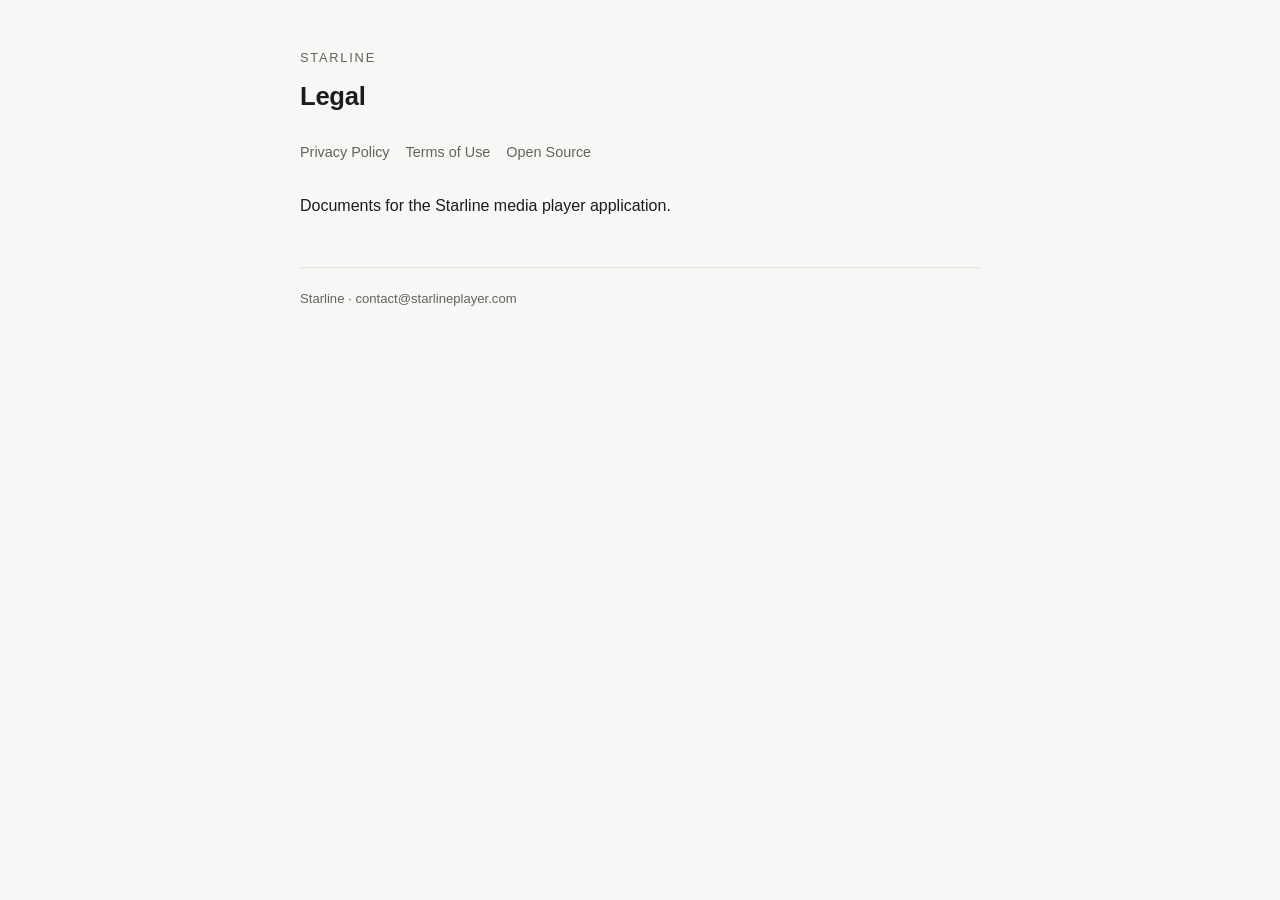
<file: index.html>
<!doctype html>
<html>
<head>
<meta charset="utf-8">
<meta name="viewport" content="width=device-width, initial-scale=1">
<title>Starline — Legal</title>
<link rel="stylesheet" href="style.css">
</head>
<body>
<div class="wrap">
  <div class="brand">Starline</div>
  <h1>Legal</h1>
  <nav class="pages">
    <a href="privacy.html">Privacy Policy</a>
    <a href="terms.html">Terms of Use</a>
    <a href="open-source.html">Open Source</a>
  </nav>
  <p>Documents for the Starline media player application.</p>
  <footer>Starline &middot; contact@starlineplayer.com</footer>
</div>
</body>
</html>
</file>
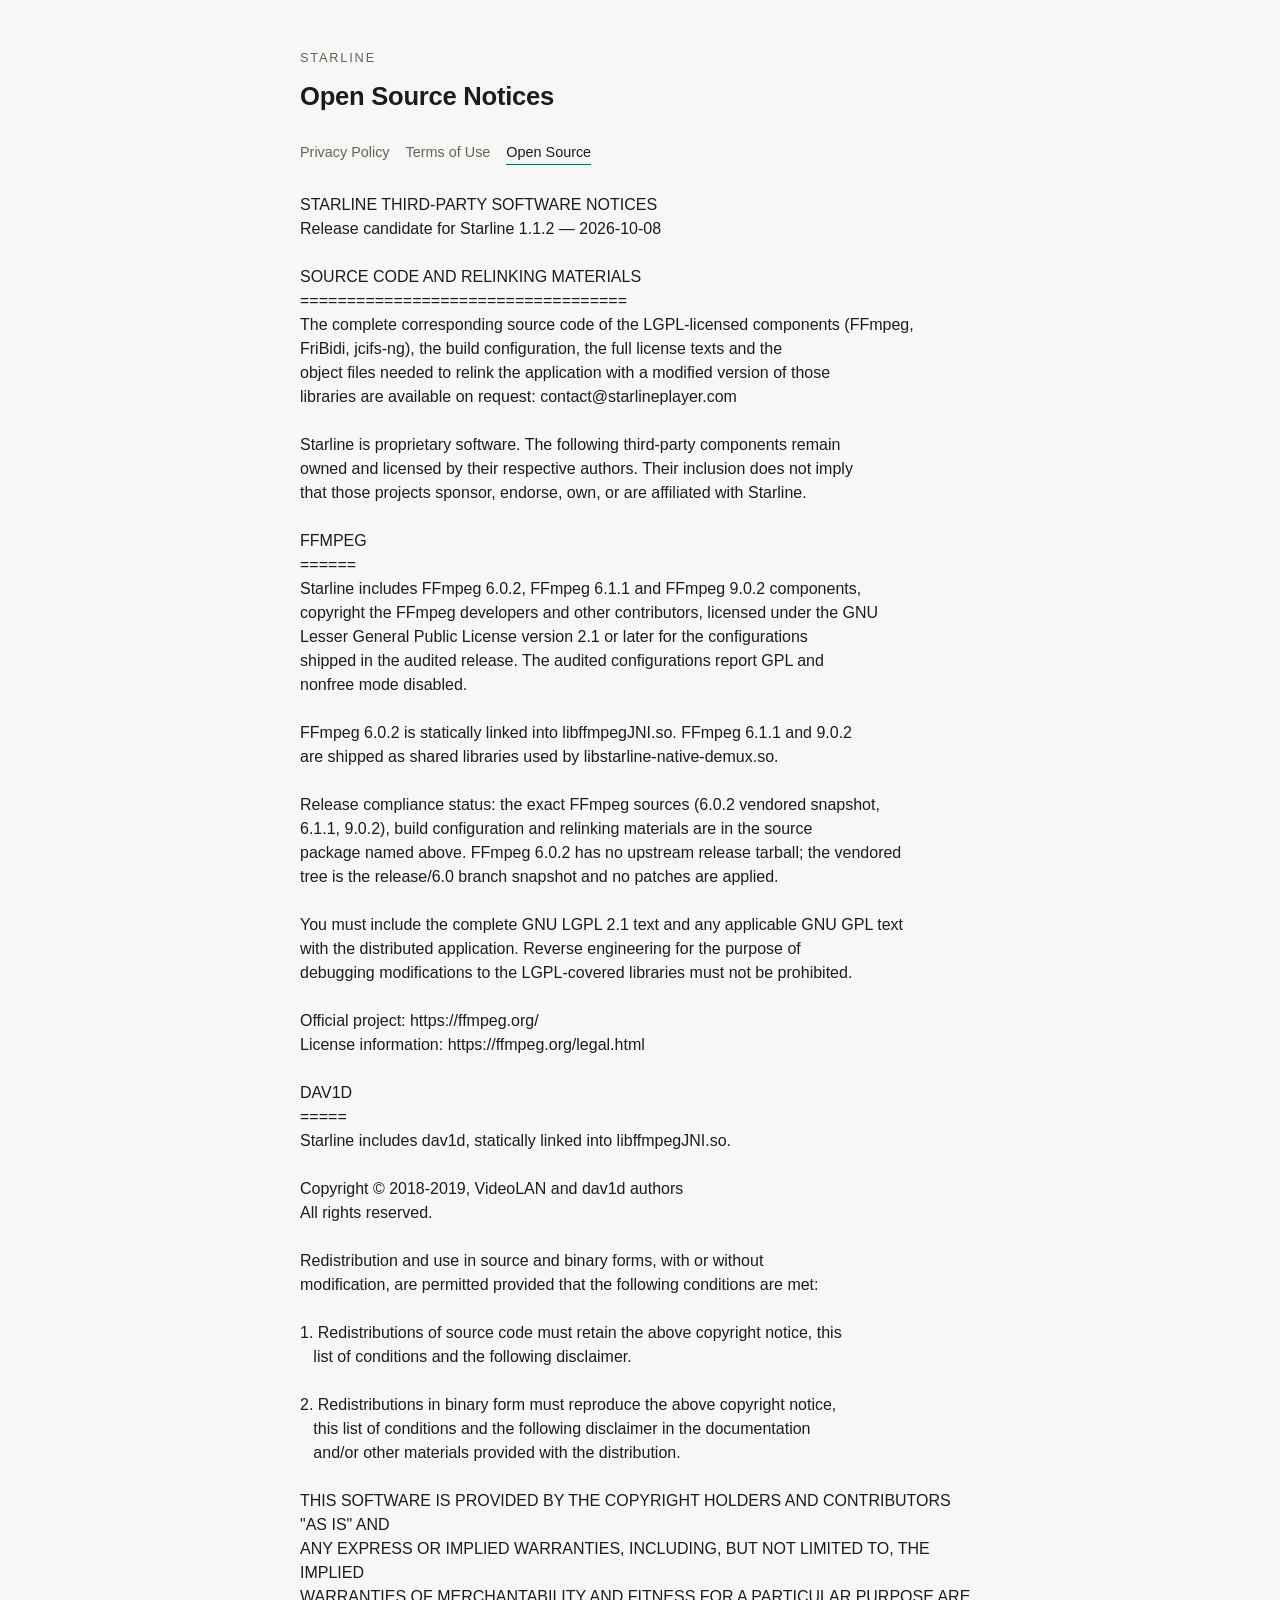
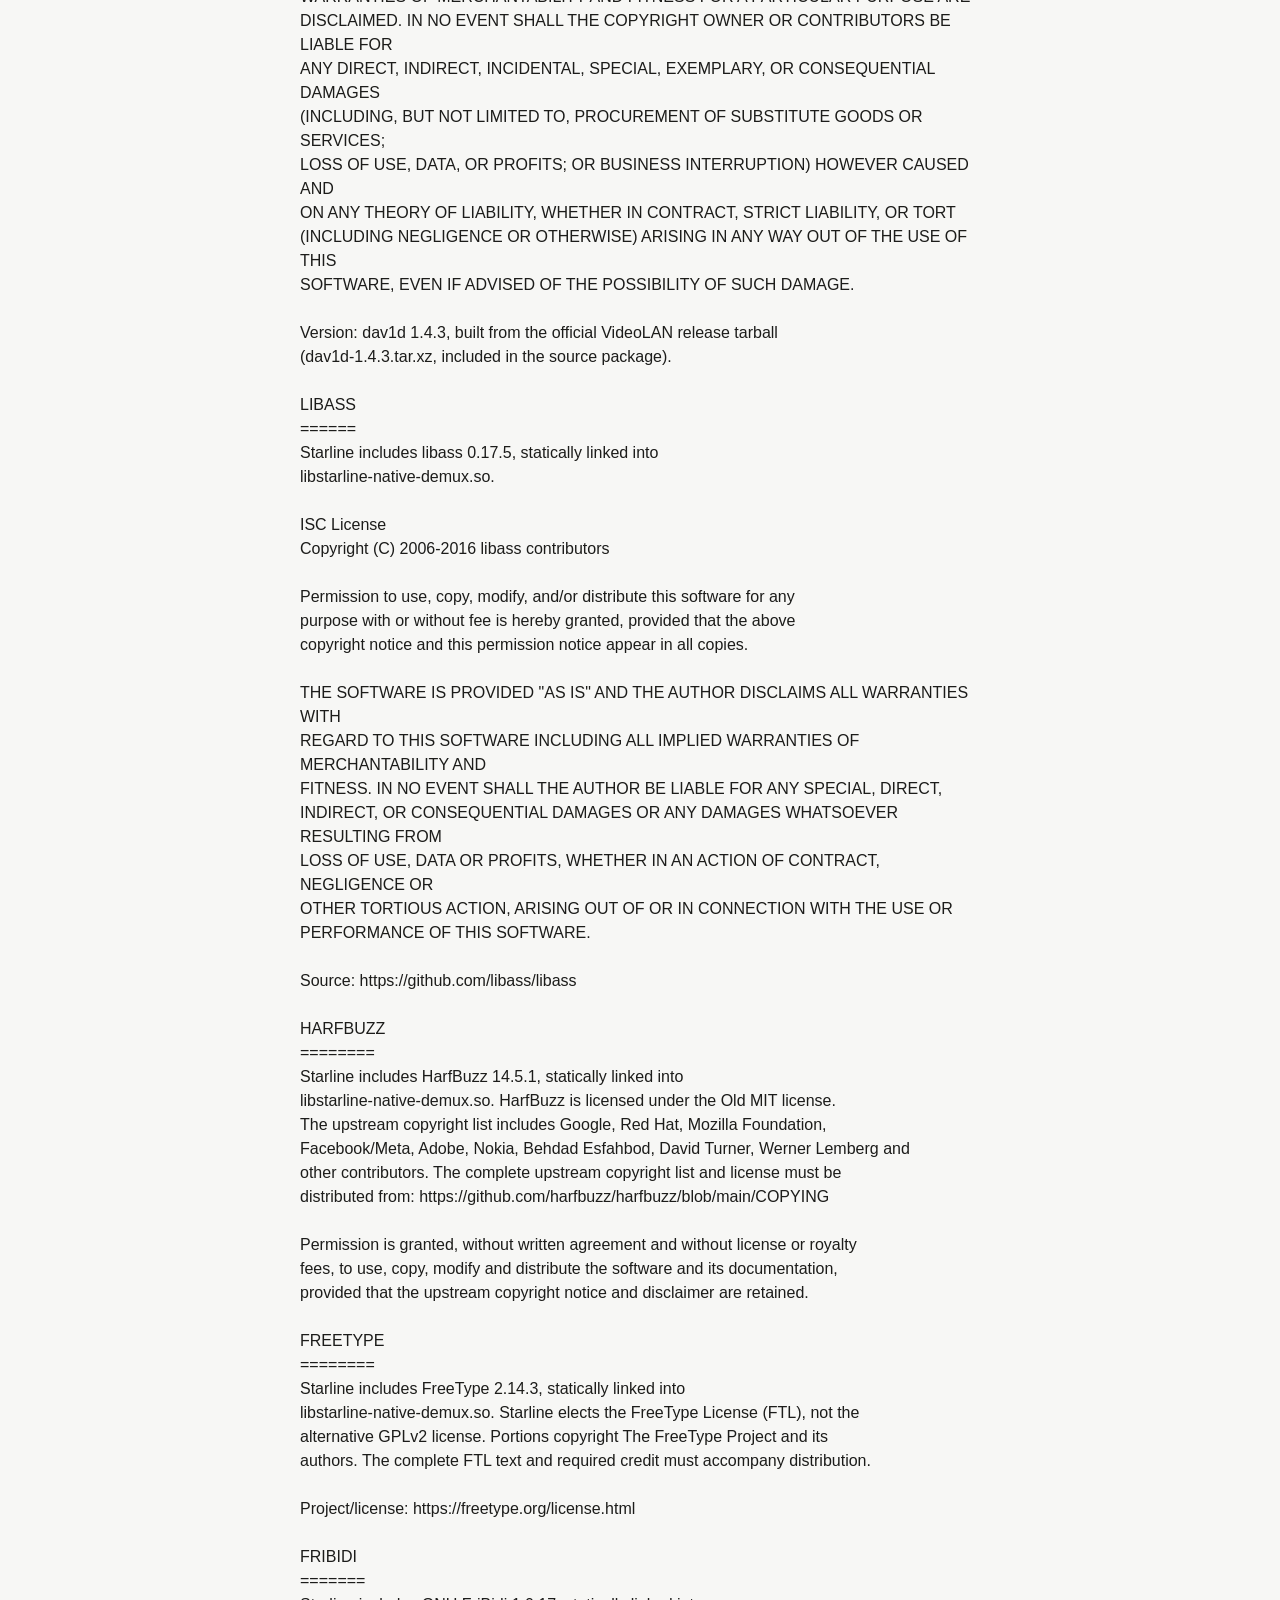
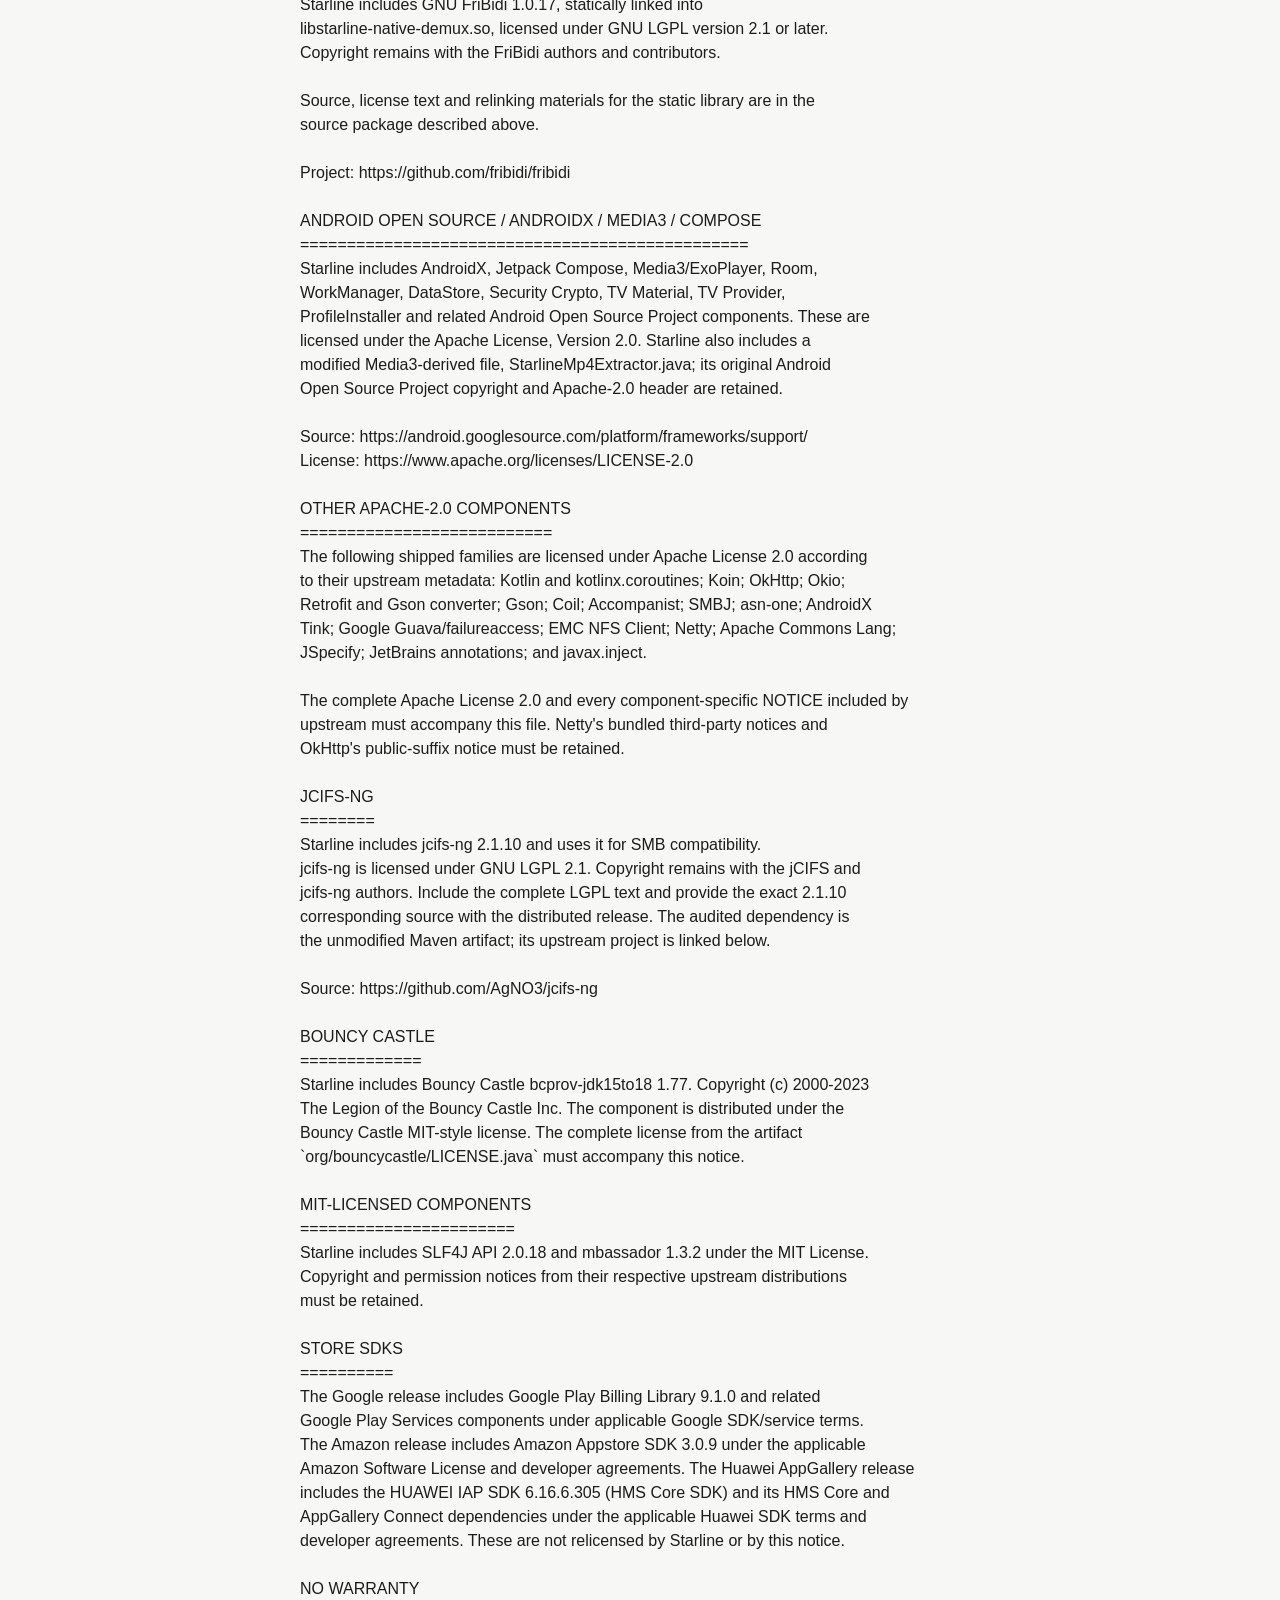
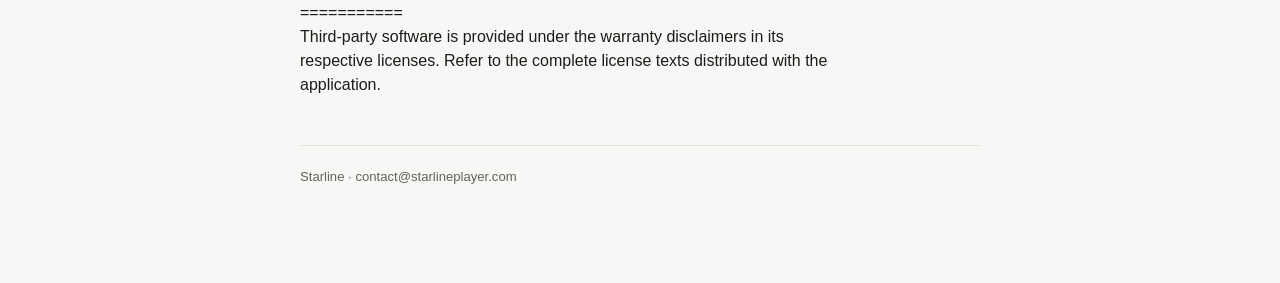
<file: open-source.html>
<!doctype html>
<html>
<head>
<meta charset="utf-8">
<meta name="viewport" content="width=device-width, initial-scale=1">
<title>Starline — Open Source Notices</title>
<link rel="stylesheet" href="style.css">
</head>
<body>
<div class="wrap">
  <div class="brand">Starline</div>
  <h1>Open Source Notices</h1>
  <nav class="pages">
    <a href="privacy.html">Privacy Policy</a>
    <a href="terms.html">Terms of Use</a>
    <a href="open-source.html" class="active">Open Source</a>
  </nav>
  <pre style="white-space:pre-wrap;font:inherit;line-height:1.5">STARLINE THIRD-PARTY SOFTWARE NOTICES
Release candidate for Starline 1.1.2 — 2026-10-08

SOURCE CODE AND RELINKING MATERIALS
===================================
The complete corresponding source code of the LGPL-licensed components (FFmpeg,
FriBidi, jcifs-ng), the build configuration, the full license texts and the
object files needed to relink the application with a modified version of those
libraries are available on request: contact@starlineplayer.com

Starline is proprietary software. The following third-party components remain
owned and licensed by their respective authors. Their inclusion does not imply
that those projects sponsor, endorse, own, or are affiliated with Starline.

FFMPEG
======
Starline includes FFmpeg 6.0.2, FFmpeg 6.1.1 and FFmpeg 9.0.2 components,
copyright the FFmpeg developers and other contributors, licensed under the GNU
Lesser General Public License version 2.1 or later for the configurations
shipped in the audited release. The audited configurations report GPL and
nonfree mode disabled.

FFmpeg 6.0.2 is statically linked into libffmpegJNI.so. FFmpeg 6.1.1 and 9.0.2
are shipped as shared libraries used by libstarline-native-demux.so.

Release compliance status: the exact FFmpeg sources (6.0.2 vendored snapshot,
6.1.1, 9.0.2), build configuration and relinking materials are in the source
package named above. FFmpeg 6.0.2 has no upstream release tarball; the vendored
tree is the release/6.0 branch snapshot and no patches are applied.

You must include the complete GNU LGPL 2.1 text and any applicable GNU GPL text
with the distributed application. Reverse engineering for the purpose of
debugging modifications to the LGPL-covered libraries must not be prohibited.

Official project: https://ffmpeg.org/
License information: https://ffmpeg.org/legal.html

DAV1D
=====
Starline includes dav1d, statically linked into libffmpegJNI.so.

Copyright © 2018-2019, VideoLAN and dav1d authors
All rights reserved.

Redistribution and use in source and binary forms, with or without
modification, are permitted provided that the following conditions are met:

1. Redistributions of source code must retain the above copyright notice, this
   list of conditions and the following disclaimer.

2. Redistributions in binary form must reproduce the above copyright notice,
   this list of conditions and the following disclaimer in the documentation
   and/or other materials provided with the distribution.

THIS SOFTWARE IS PROVIDED BY THE COPYRIGHT HOLDERS AND CONTRIBUTORS &quot;AS IS&quot; AND
ANY EXPRESS OR IMPLIED WARRANTIES, INCLUDING, BUT NOT LIMITED TO, THE IMPLIED
WARRANTIES OF MERCHANTABILITY AND FITNESS FOR A PARTICULAR PURPOSE ARE
DISCLAIMED. IN NO EVENT SHALL THE COPYRIGHT OWNER OR CONTRIBUTORS BE LIABLE FOR
ANY DIRECT, INDIRECT, INCIDENTAL, SPECIAL, EXEMPLARY, OR CONSEQUENTIAL DAMAGES
(INCLUDING, BUT NOT LIMITED TO, PROCUREMENT OF SUBSTITUTE GOODS OR SERVICES;
LOSS OF USE, DATA, OR PROFITS; OR BUSINESS INTERRUPTION) HOWEVER CAUSED AND
ON ANY THEORY OF LIABILITY, WHETHER IN CONTRACT, STRICT LIABILITY, OR TORT
(INCLUDING NEGLIGENCE OR OTHERWISE) ARISING IN ANY WAY OUT OF THE USE OF THIS
SOFTWARE, EVEN IF ADVISED OF THE POSSIBILITY OF SUCH DAMAGE.

Version: dav1d 1.4.3, built from the official VideoLAN release tarball
(dav1d-1.4.3.tar.xz, included in the source package).

LIBASS
======
Starline includes libass 0.17.5, statically linked into
libstarline-native-demux.so.

ISC License
Copyright (C) 2006-2016 libass contributors

Permission to use, copy, modify, and/or distribute this software for any
purpose with or without fee is hereby granted, provided that the above
copyright notice and this permission notice appear in all copies.

THE SOFTWARE IS PROVIDED &quot;AS IS&quot; AND THE AUTHOR DISCLAIMS ALL WARRANTIES WITH
REGARD TO THIS SOFTWARE INCLUDING ALL IMPLIED WARRANTIES OF MERCHANTABILITY AND
FITNESS. IN NO EVENT SHALL THE AUTHOR BE LIABLE FOR ANY SPECIAL, DIRECT,
INDIRECT, OR CONSEQUENTIAL DAMAGES OR ANY DAMAGES WHATSOEVER RESULTING FROM
LOSS OF USE, DATA OR PROFITS, WHETHER IN AN ACTION OF CONTRACT, NEGLIGENCE OR
OTHER TORTIOUS ACTION, ARISING OUT OF OR IN CONNECTION WITH THE USE OR
PERFORMANCE OF THIS SOFTWARE.

Source: https://github.com/libass/libass

HARFBUZZ
========
Starline includes HarfBuzz 14.5.1, statically linked into
libstarline-native-demux.so. HarfBuzz is licensed under the Old MIT license.
The upstream copyright list includes Google, Red Hat, Mozilla Foundation,
Facebook/Meta, Adobe, Nokia, Behdad Esfahbod, David Turner, Werner Lemberg and
other contributors. The complete upstream copyright list and license must be
distributed from: https://github.com/harfbuzz/harfbuzz/blob/main/COPYING

Permission is granted, without written agreement and without license or royalty
fees, to use, copy, modify and distribute the software and its documentation,
provided that the upstream copyright notice and disclaimer are retained.

FREETYPE
========
Starline includes FreeType 2.14.3, statically linked into
libstarline-native-demux.so. Starline elects the FreeType License (FTL), not the
alternative GPLv2 license. Portions copyright The FreeType Project and its
authors. The complete FTL text and required credit must accompany distribution.

Project/license: https://freetype.org/license.html

FRIBIDI
=======
Starline includes GNU FriBidi 1.0.17, statically linked into
libstarline-native-demux.so, licensed under GNU LGPL version 2.1 or later.
Copyright remains with the FriBidi authors and contributors.

Source, license text and relinking materials for the static library are in the
source package described above.

Project: https://github.com/fribidi/fribidi

ANDROID OPEN SOURCE / ANDROIDX / MEDIA3 / COMPOSE
================================================
Starline includes AndroidX, Jetpack Compose, Media3/ExoPlayer, Room,
WorkManager, DataStore, Security Crypto, TV Material, TV Provider,
ProfileInstaller and related Android Open Source Project components. These are
licensed under the Apache License, Version 2.0. Starline also includes a
modified Media3-derived file, StarlineMp4Extractor.java; its original Android
Open Source Project copyright and Apache-2.0 header are retained.

Source: https://android.googlesource.com/platform/frameworks/support/
License: https://www.apache.org/licenses/LICENSE-2.0

OTHER APACHE-2.0 COMPONENTS
===========================
The following shipped families are licensed under Apache License 2.0 according
to their upstream metadata: Kotlin and kotlinx.coroutines; Koin; OkHttp; Okio;
Retrofit and Gson converter; Gson; Coil; Accompanist; SMBJ; asn-one; AndroidX
Tink; Google Guava/failureaccess; EMC NFS Client; Netty; Apache Commons Lang;
JSpecify; JetBrains annotations; and javax.inject.

The complete Apache License 2.0 and every component-specific NOTICE included by
upstream must accompany this file. Netty&#x27;s bundled third-party notices and
OkHttp&#x27;s public-suffix notice must be retained.

JCIFS-NG
========
Starline includes jcifs-ng 2.1.10 and uses it for SMB compatibility.
jcifs-ng is licensed under GNU LGPL 2.1. Copyright remains with the jCIFS and
jcifs-ng authors. Include the complete LGPL text and provide the exact 2.1.10
corresponding source with the distributed release. The audited dependency is
the unmodified Maven artifact; its upstream project is linked below.

Source: https://github.com/AgNO3/jcifs-ng

BOUNCY CASTLE
=============
Starline includes Bouncy Castle bcprov-jdk15to18 1.77. Copyright (c) 2000-2023
The Legion of the Bouncy Castle Inc. The component is distributed under the
Bouncy Castle MIT-style license. The complete license from the artifact
`org/bouncycastle/LICENSE.java` must accompany this notice.

MIT-LICENSED COMPONENTS
=======================
Starline includes SLF4J API 2.0.18 and mbassador 1.3.2 under the MIT License.
Copyright and permission notices from their respective upstream distributions
must be retained.

STORE SDKS
==========
The Google release includes Google Play Billing Library 9.1.0 and related
Google Play Services components under applicable Google SDK/service terms.
The Amazon release includes Amazon Appstore SDK 3.0.9 under the applicable
Amazon Software License and developer agreements. The Huawei AppGallery release
includes the HUAWEI IAP SDK 6.16.6.305 (HMS Core SDK) and its HMS Core and
AppGallery Connect dependencies under the applicable Huawei SDK terms and
developer agreements. These are not relicensed by Starline or by this notice.

NO WARRANTY
===========
Third-party software is provided under the warranty disclaimers in its
respective licenses. Refer to the complete license texts distributed with the
application.
</pre>
  <footer>Starline &middot; contact@starlineplayer.com</footer>
</div>
</body>
</html>
</file>
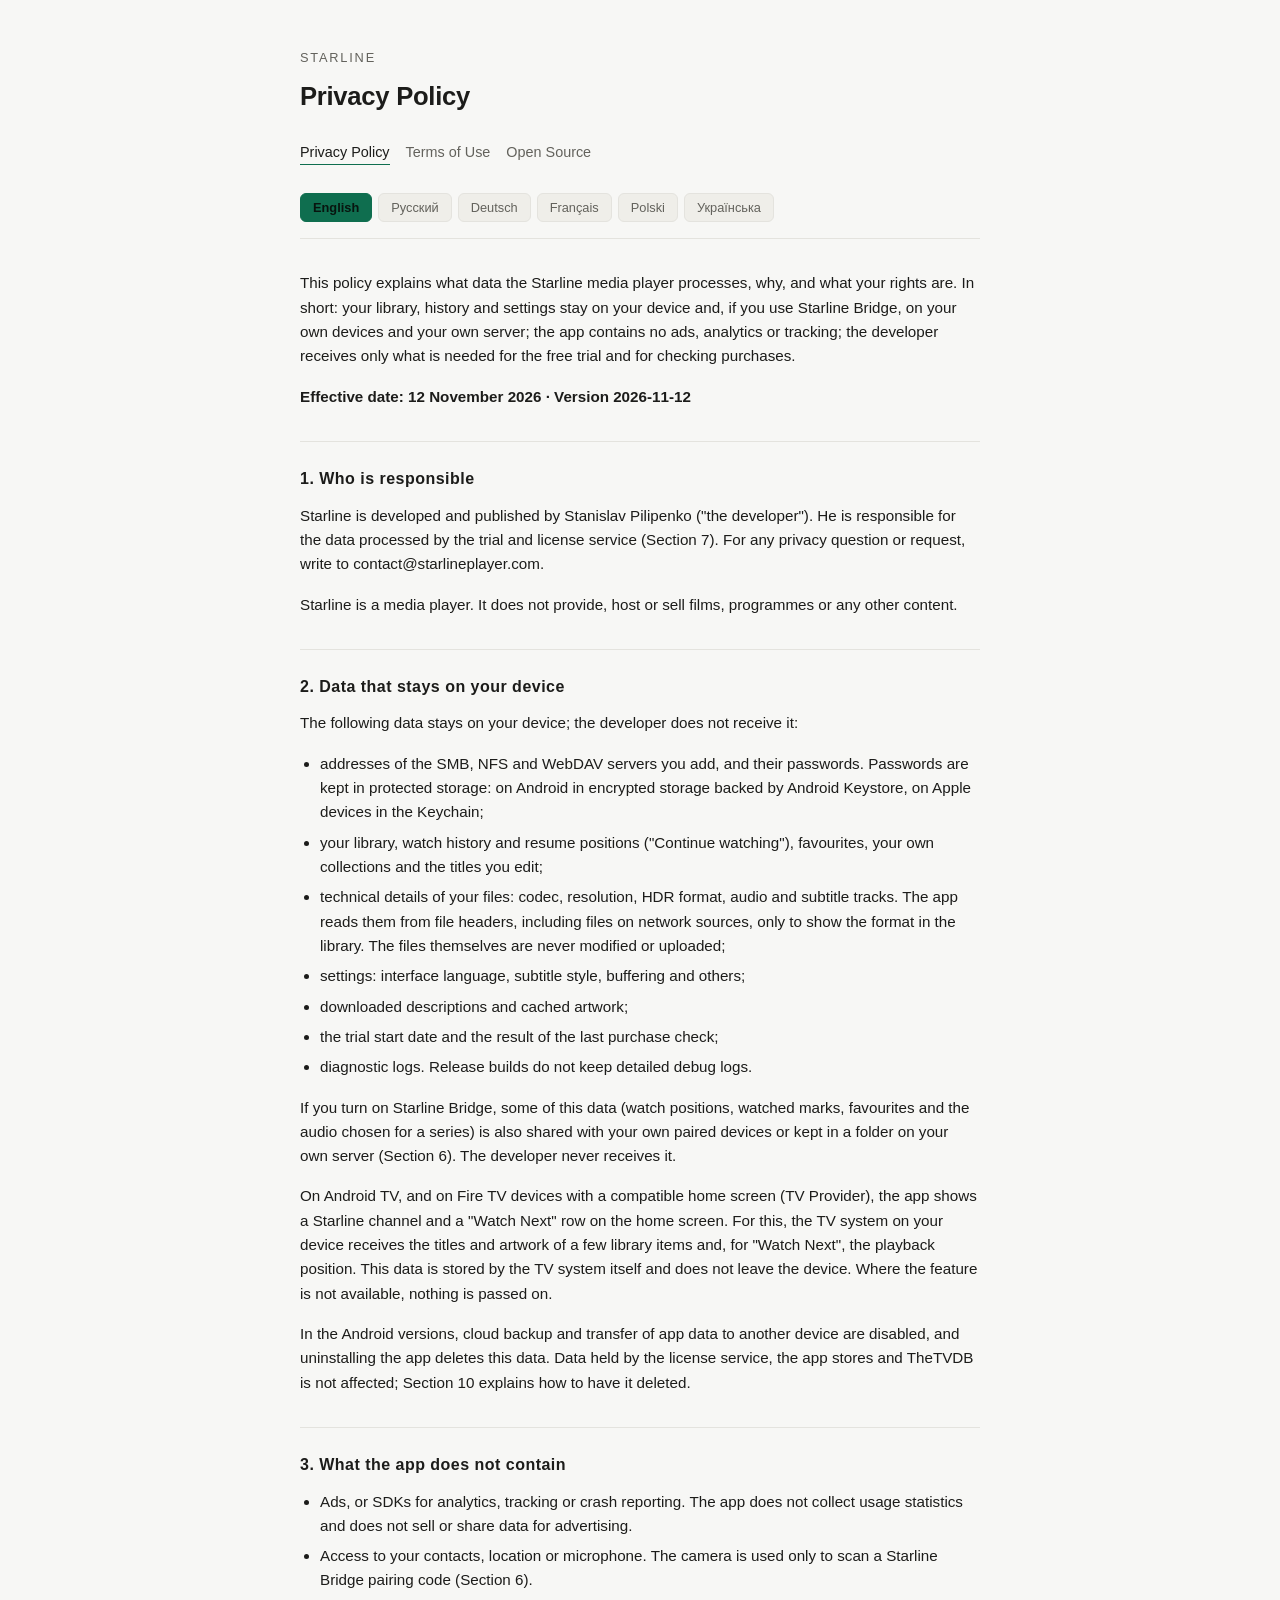
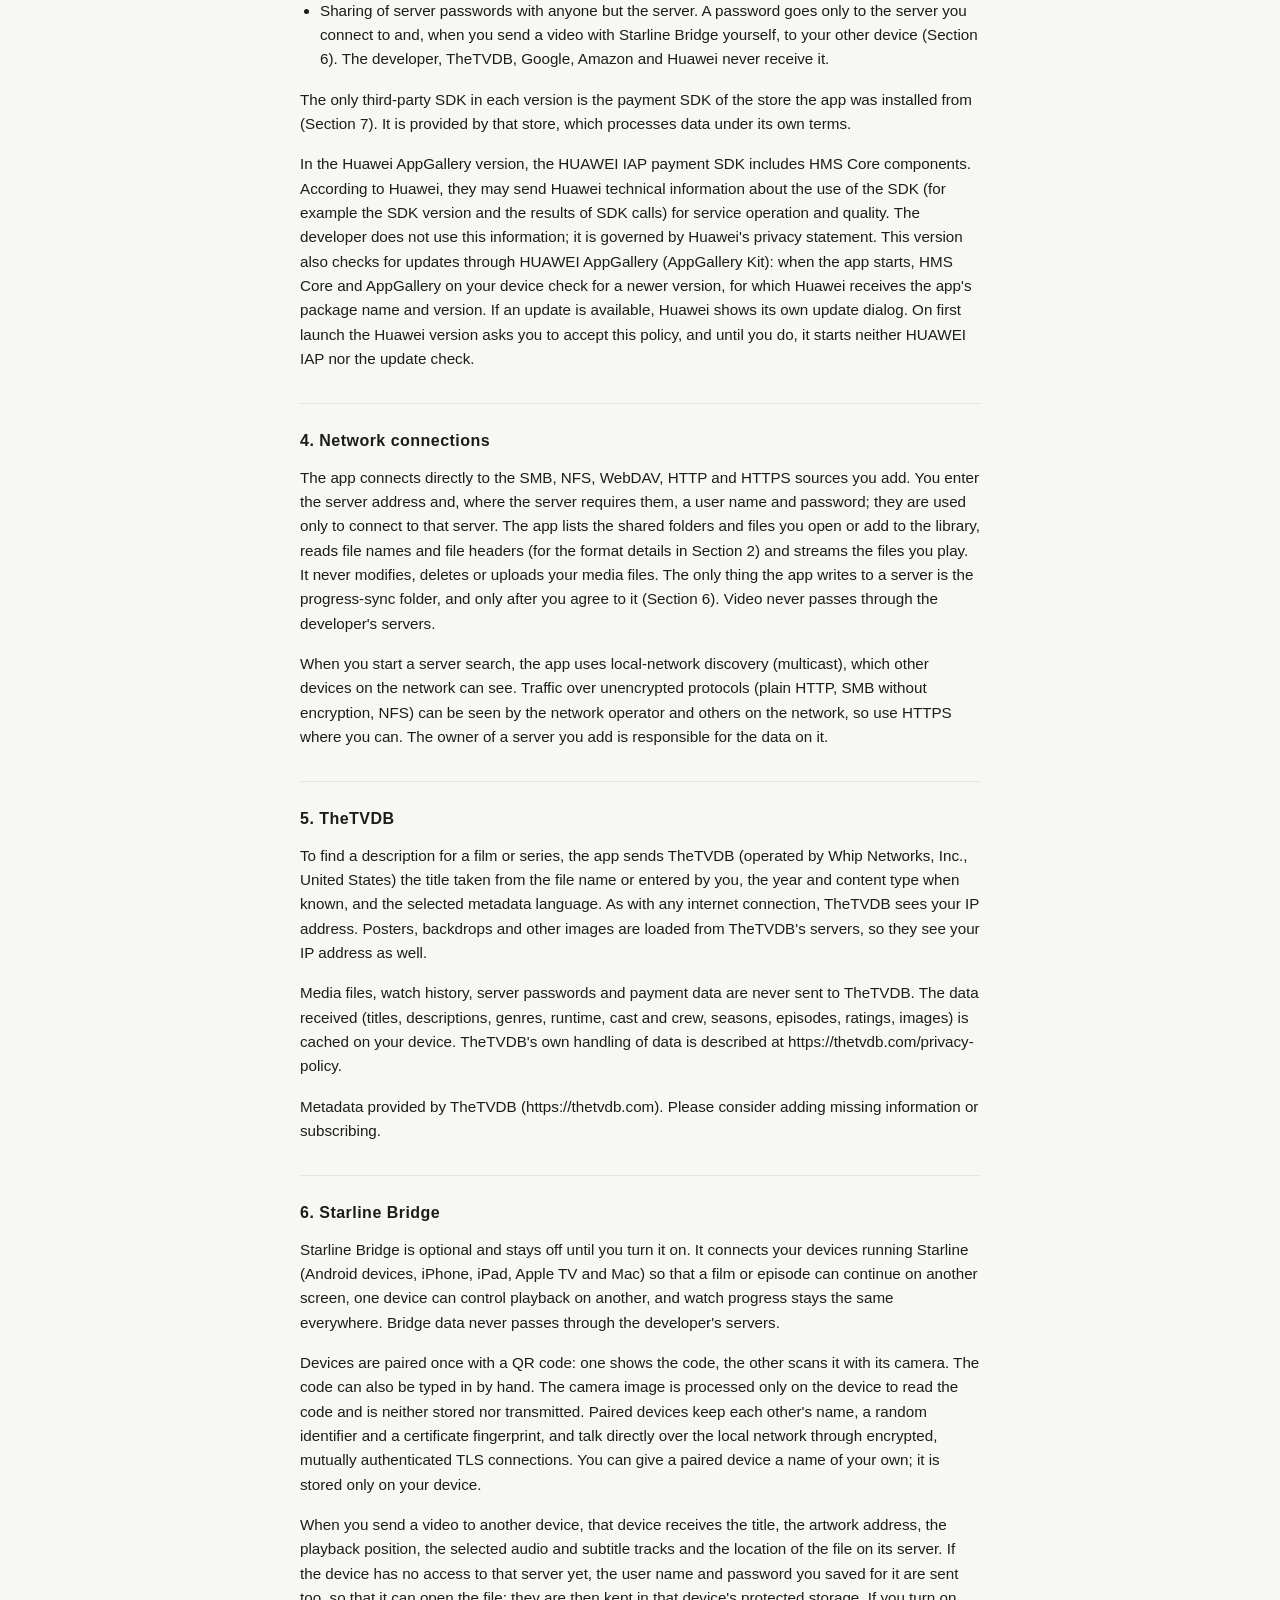
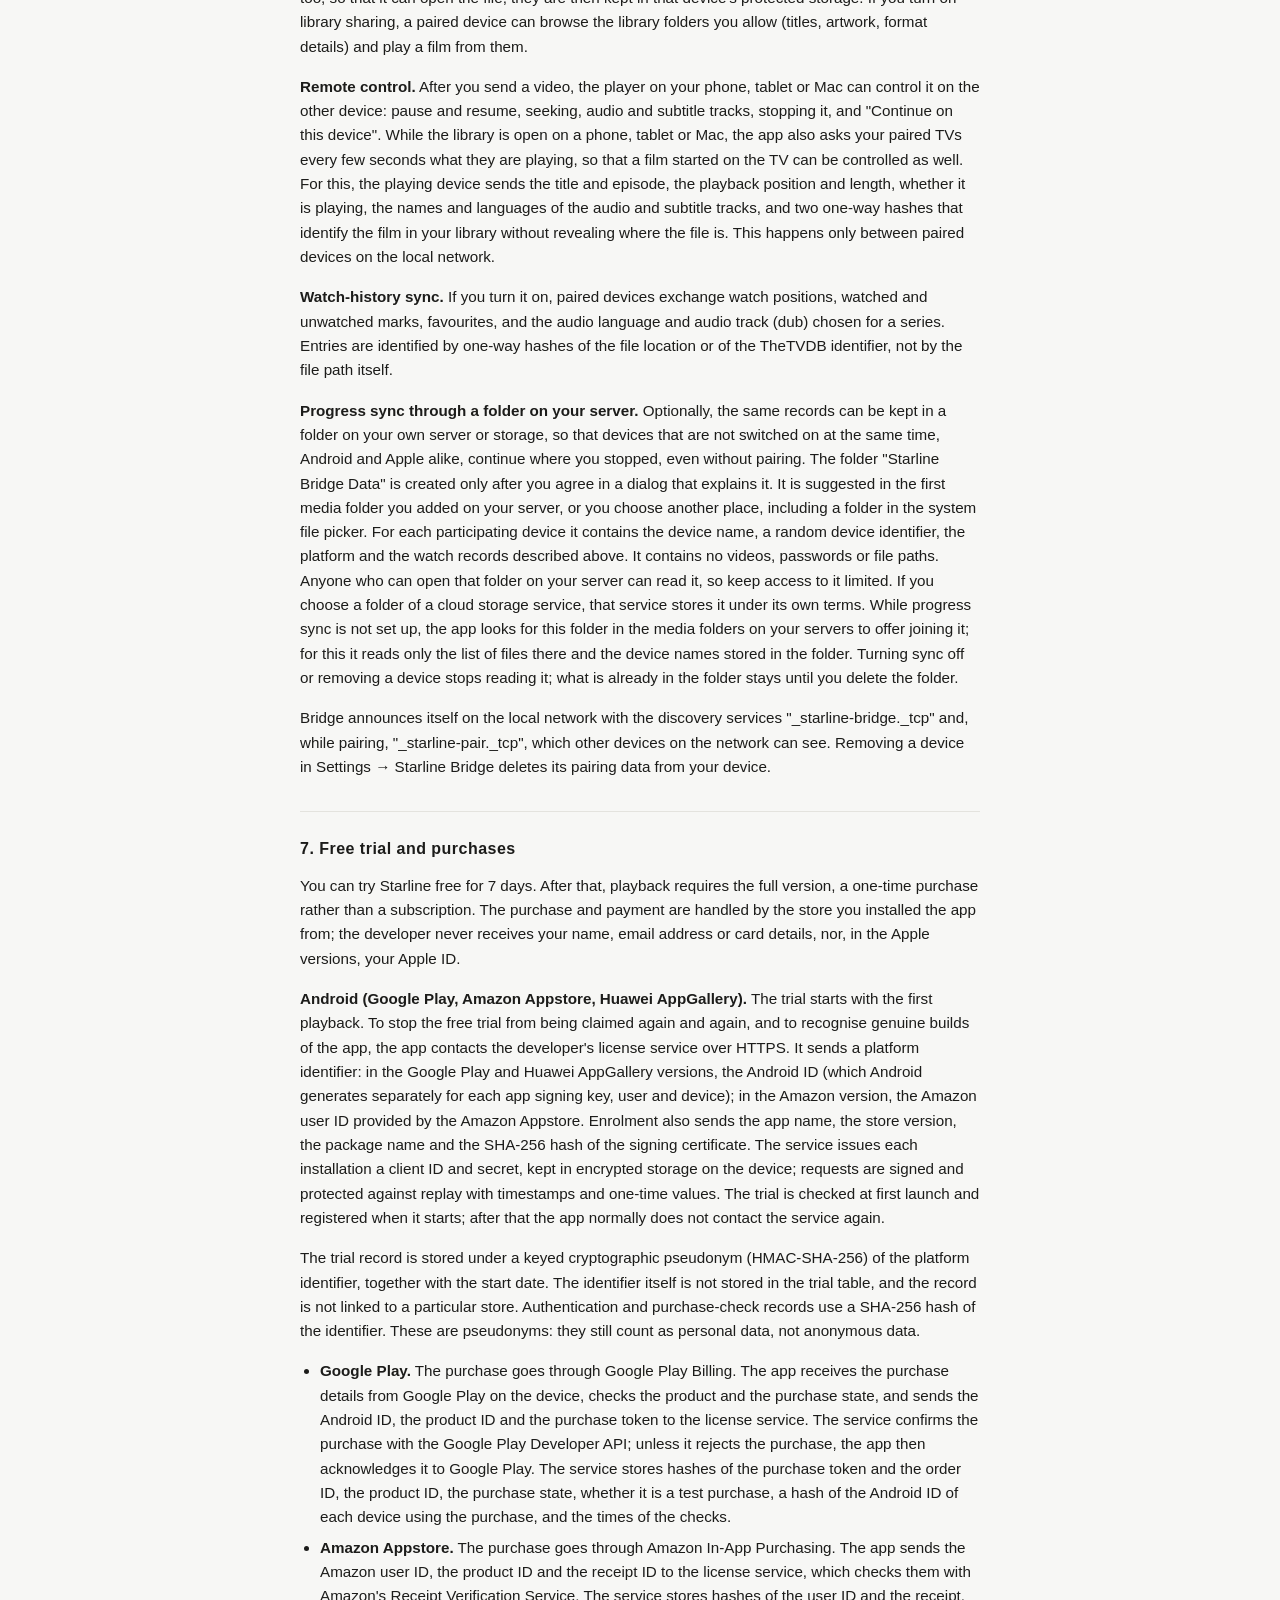
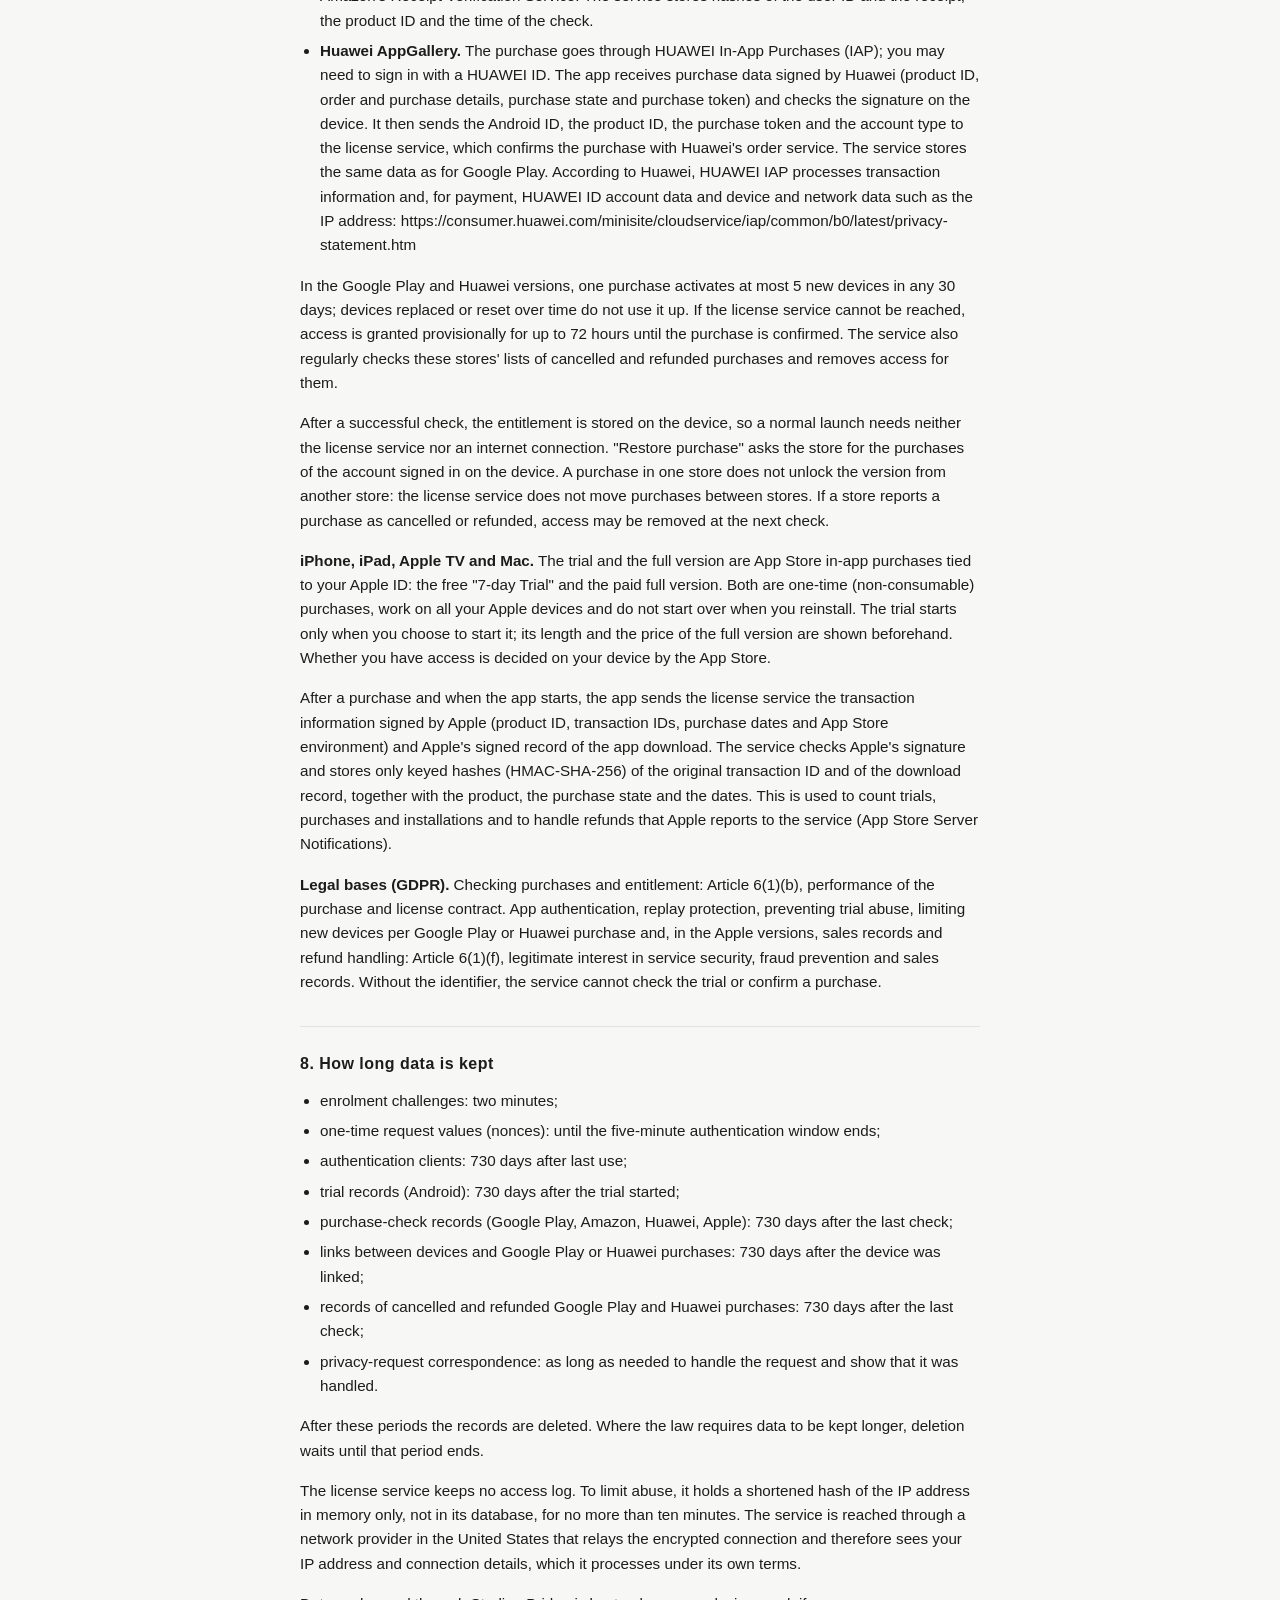
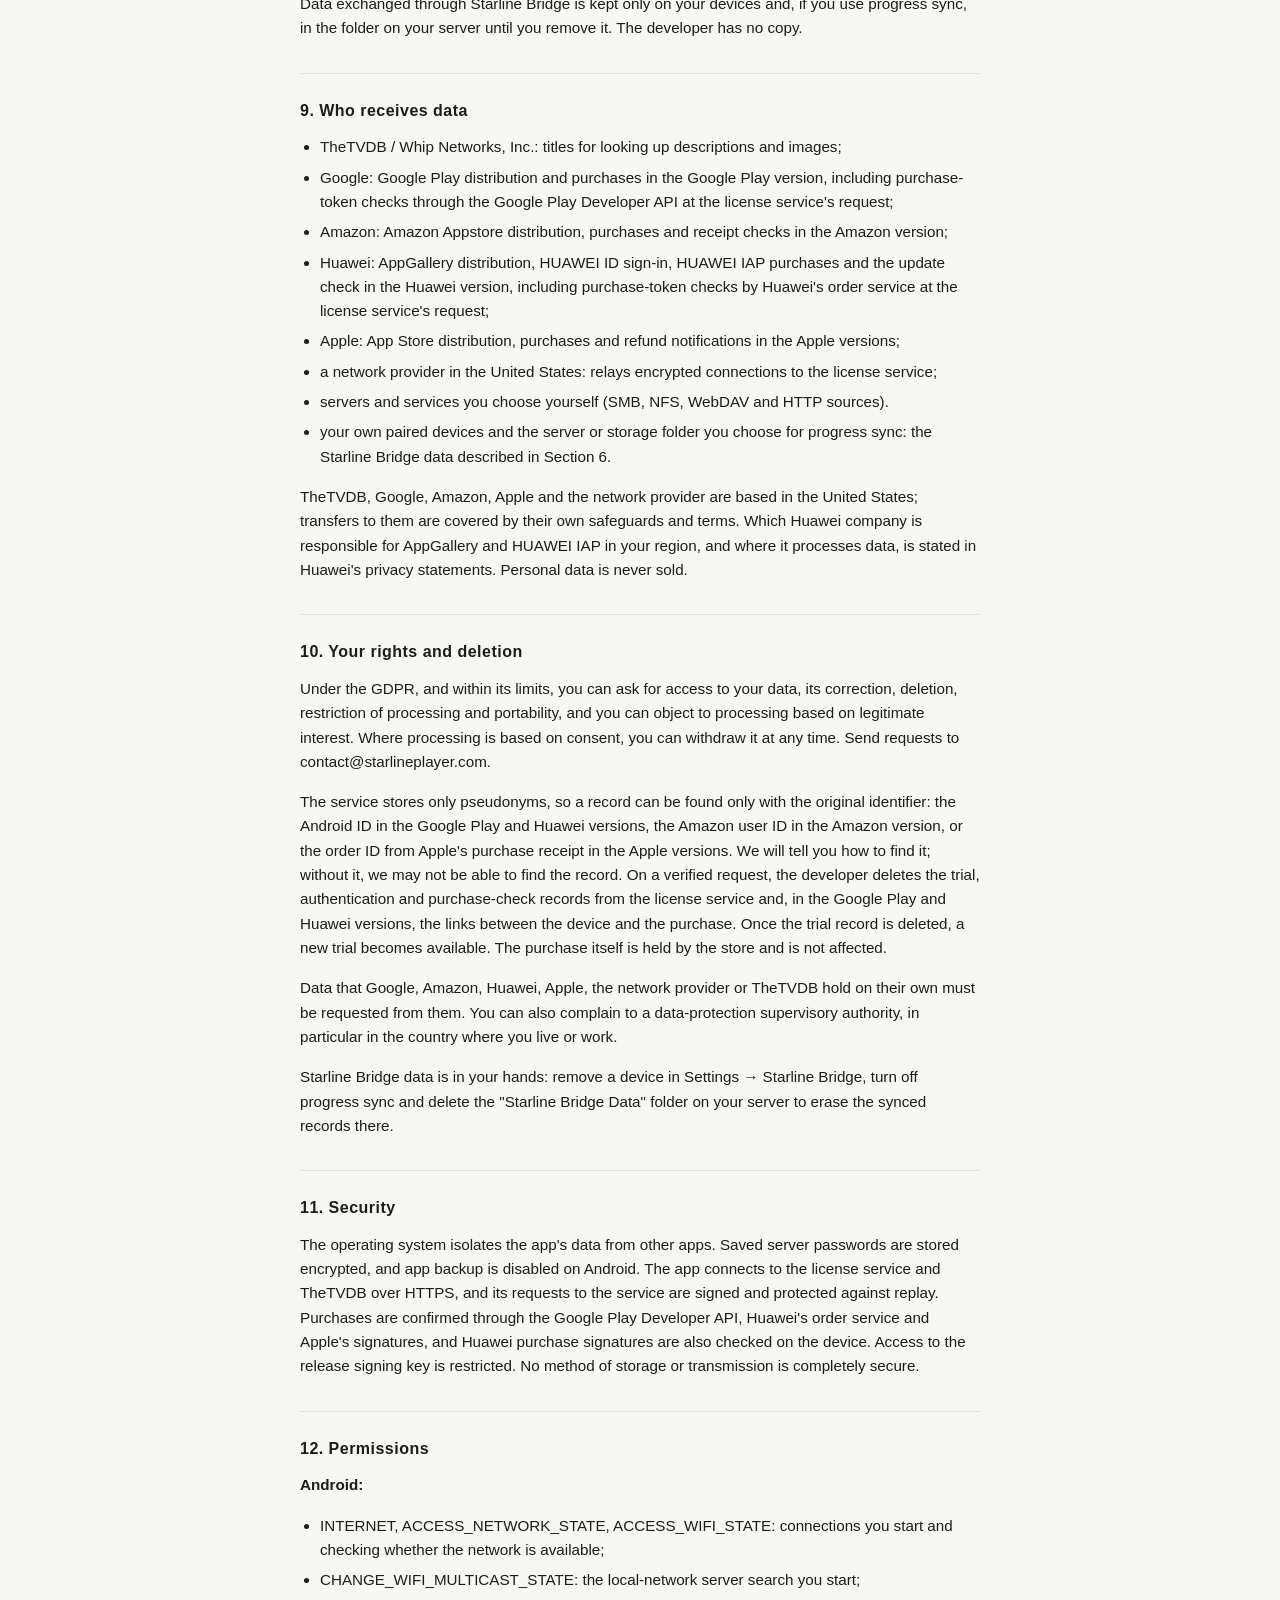
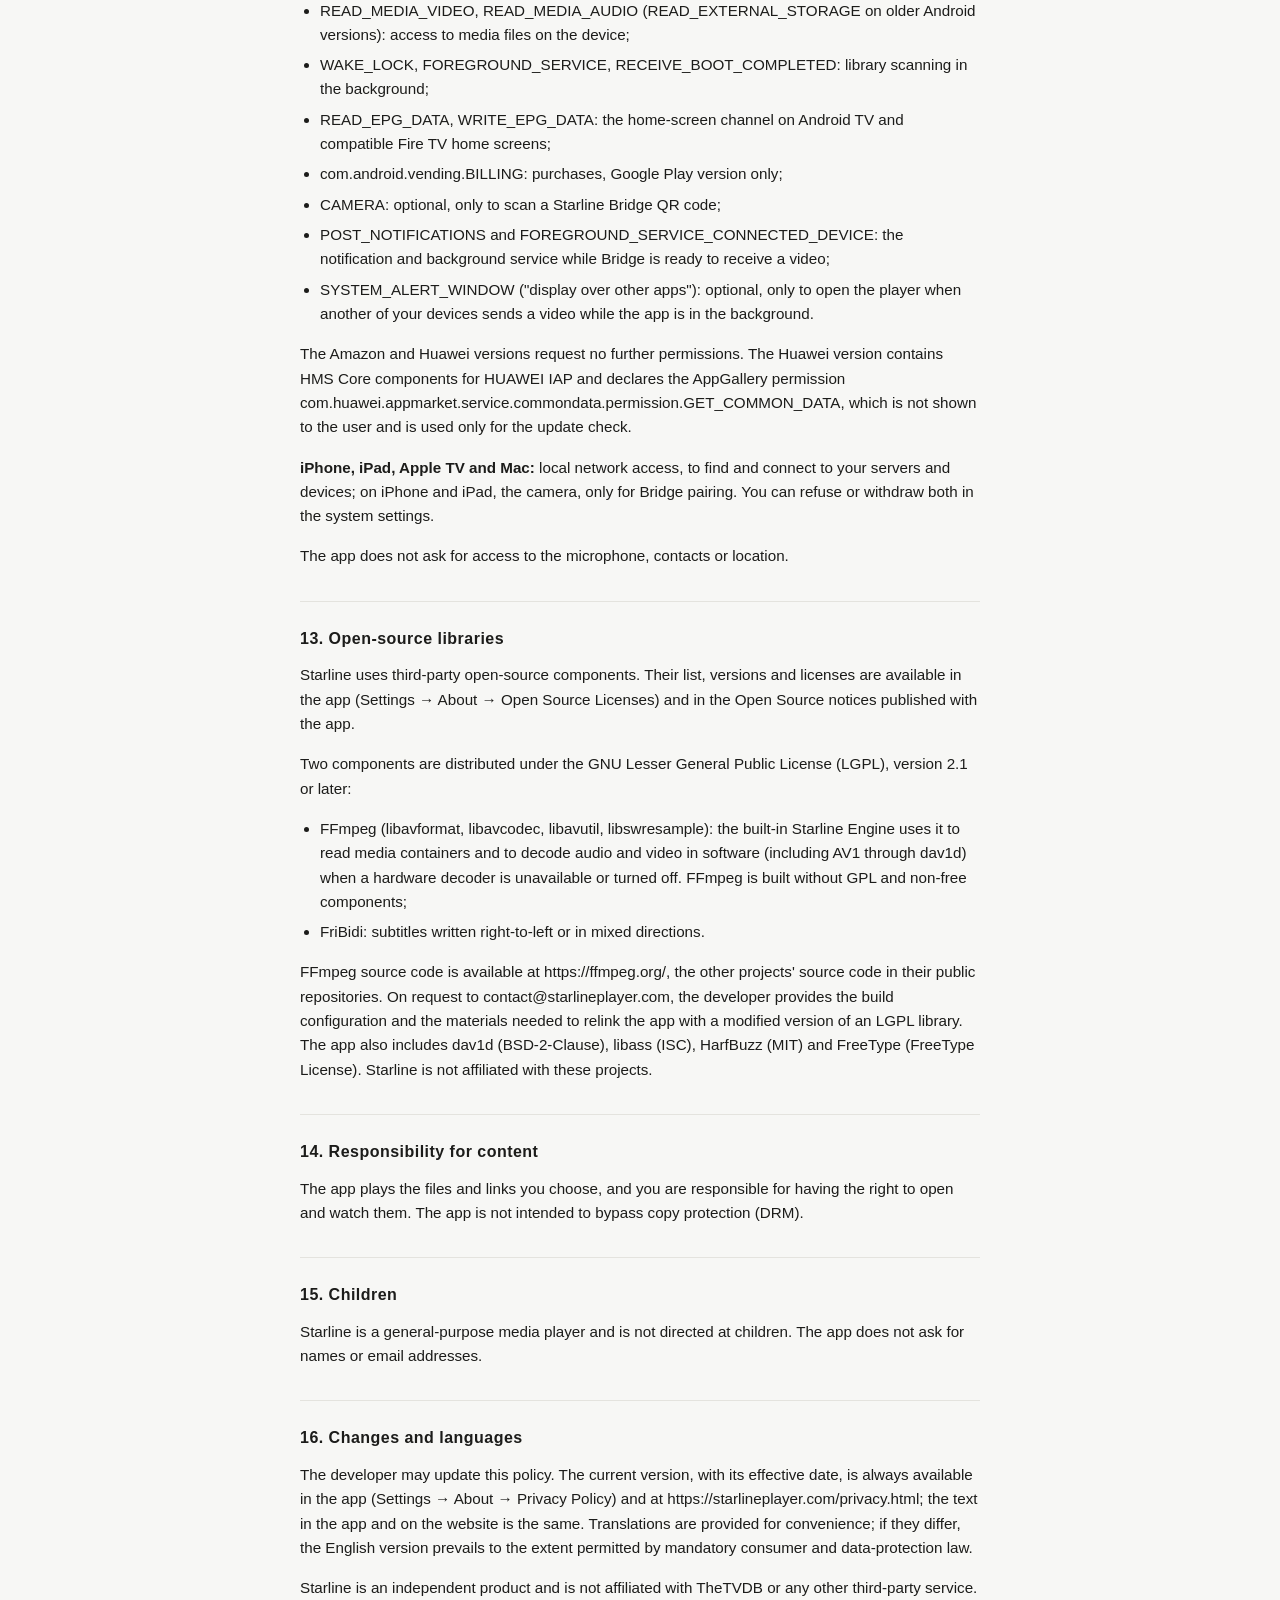
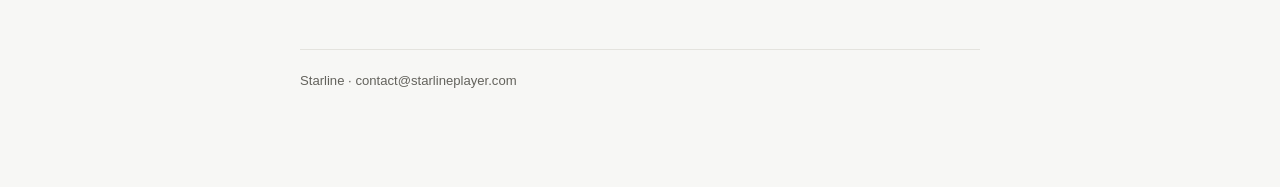
<file: privacy.html>
<!doctype html>
<html>
<head>
<meta charset="utf-8">
<meta name="viewport" content="width=device-width, initial-scale=1">
<title>Starline — Privacy Policy</title>
<link rel="stylesheet" href="style.css">
</head>
<body>
<div class="wrap">
  <div class="brand">Starline</div>
  <h1>Privacy Policy</h1>
  <nav class="pages">
    <a href="privacy.html" class="active">Privacy Policy</a>
    <a href="terms.html" class="">Terms of Use</a>
    <a href="open-source.html">Open Source</a>
  </nav>
  <div class="langbar">
<button class="langbtn" id="btn-en" type="button">English</button>
<button class="langbtn" id="btn-ru" type="button">Русский</button>
<button class="langbtn" id="btn-de" type="button">Deutsch</button>
<button class="langbtn" id="btn-fr" type="button">Français</button>
<button class="langbtn" id="btn-pl" type="button">Polski</button>
<button class="langbtn" id="btn-uk" type="button">Українська</button>
  </div>
<article class="doc" id="doc-en" lang="en"><p>This policy explains what data the Starline media player processes, why, and what your rights are. In short: your library, history and settings stay on your device and, if you use Starline Bridge, on your own devices and your own server; the app contains no ads, analytics or tracking; the developer receives only what is needed for the free trial and for checking purchases.</p>
<p><strong>Effective date: 12 November 2026 · Version 2026-11-12</strong></p>
<h2>1. Who is responsible</h2>
<p>Starline is developed and published by Stanislav Pilipenko (&quot;the developer&quot;). He is responsible for the data processed by the trial and license service (Section 7). For any privacy question or request, write to contact@starlineplayer.com.</p>
<p>Starline is a media player. It does not provide, host or sell films, programmes or any other content.</p>
<h2>2. Data that stays on your device</h2>
<p>The following data stays on your device; the developer does not receive it:</p>
<ul><li>addresses of the SMB, NFS and WebDAV servers you add, and their passwords. Passwords are kept in protected storage: on Android in encrypted storage backed by Android Keystore, on Apple devices in the Keychain;</li><li>your library, watch history and resume positions (&quot;Continue watching&quot;), favourites, your own collections and the titles you edit;</li><li>technical details of your files: codec, resolution, HDR format, audio and subtitle tracks. The app reads them from file headers, including files on network sources, only to show the format in the library. The files themselves are never modified or uploaded;</li><li>settings: interface language, subtitle style, buffering and others;</li><li>downloaded descriptions and cached artwork;</li><li>the trial start date and the result of the last purchase check;</li><li>diagnostic logs. Release builds do not keep detailed debug logs.</li></ul>
<p>If you turn on Starline Bridge, some of this data (watch positions, watched marks, favourites and the audio chosen for a series) is also shared with your own paired devices or kept in a folder on your own server (Section 6). The developer never receives it.</p>
<p>On Android TV, and on Fire TV devices with a compatible home screen (TV Provider), the app shows a Starline channel and a &quot;Watch Next&quot; row on the home screen. For this, the TV system on your device receives the titles and artwork of a few library items and, for &quot;Watch Next&quot;, the playback position. This data is stored by the TV system itself and does not leave the device. Where the feature is not available, nothing is passed on.</p>
<p>In the Android versions, cloud backup and transfer of app data to another device are disabled, and uninstalling the app deletes this data. Data held by the license service, the app stores and TheTVDB is not affected; Section 10 explains how to have it deleted.</p>
<h2>3. What the app does not contain</h2>
<ul><li>Ads, or SDKs for analytics, tracking or crash reporting. The app does not collect usage statistics and does not sell or share data for advertising.</li><li>Access to your contacts, location or microphone. The camera is used only to scan a Starline Bridge pairing code (Section 6).</li><li>Sharing of server passwords with anyone but the server. A password goes only to the server you connect to and, when you send a video with Starline Bridge yourself, to your other device (Section 6). The developer, TheTVDB, Google, Amazon and Huawei never receive it.</li></ul>
<p>The only third-party SDK in each version is the payment SDK of the store the app was installed from (Section 7). It is provided by that store, which processes data under its own terms.</p>
<p>In the Huawei AppGallery version, the HUAWEI IAP payment SDK includes HMS Core components. According to Huawei, they may send Huawei technical information about the use of the SDK (for example the SDK version and the results of SDK calls) for service operation and quality. The developer does not use this information; it is governed by Huawei&#x27;s privacy statement. This version also checks for updates through HUAWEI AppGallery (AppGallery Kit): when the app starts, HMS Core and AppGallery on your device check for a newer version, for which Huawei receives the app&#x27;s package name and version. If an update is available, Huawei shows its own update dialog. On first launch the Huawei version asks you to accept this policy, and until you do, it starts neither HUAWEI IAP nor the update check.</p>
<h2>4. Network connections</h2>
<p>The app connects directly to the SMB, NFS, WebDAV, HTTP and HTTPS sources you add. You enter the server address and, where the server requires them, a user name and password; they are used only to connect to that server. The app lists the shared folders and files you open or add to the library, reads file names and file headers (for the format details in Section 2) and streams the files you play. It never modifies, deletes or uploads your media files. The only thing the app writes to a server is the progress-sync folder, and only after you agree to it (Section 6). Video never passes through the developer&#x27;s servers.</p>
<p>When you start a server search, the app uses local-network discovery (multicast), which other devices on the network can see. Traffic over unencrypted protocols (plain HTTP, SMB without encryption, NFS) can be seen by the network operator and others on the network, so use HTTPS where you can. The owner of a server you add is responsible for the data on it.</p>
<h2>5. TheTVDB</h2>
<p>To find a description for a film or series, the app sends TheTVDB (operated by Whip Networks, Inc., United States) the title taken from the file name or entered by you, the year and content type when known, and the selected metadata language. As with any internet connection, TheTVDB sees your IP address. Posters, backdrops and other images are loaded from TheTVDB&#x27;s servers, so they see your IP address as well.</p>
<p>Media files, watch history, server passwords and payment data are never sent to TheTVDB. The data received (titles, descriptions, genres, runtime, cast and crew, seasons, episodes, ratings, images) is cached on your device. TheTVDB&#x27;s own handling of data is described at https://thetvdb.com/privacy-policy.</p>
<p>Metadata provided by TheTVDB (https://thetvdb.com). Please consider adding missing information or subscribing.</p>
<h2>6. Starline Bridge</h2>
<p>Starline Bridge is optional and stays off until you turn it on. It connects your devices running Starline (Android devices, iPhone, iPad, Apple TV and Mac) so that a film or episode can continue on another screen, one device can control playback on another, and watch progress stays the same everywhere. Bridge data never passes through the developer&#x27;s servers.</p>
<p>Devices are paired once with a QR code: one shows the code, the other scans it with its camera. The code can also be typed in by hand. The camera image is processed only on the device to read the code and is neither stored nor transmitted. Paired devices keep each other&#x27;s name, a random identifier and a certificate fingerprint, and talk directly over the local network through encrypted, mutually authenticated TLS connections. You can give a paired device a name of your own; it is stored only on your device.</p>
<p>When you send a video to another device, that device receives the title, the artwork address, the playback position, the selected audio and subtitle tracks and the location of the file on its server. If the device has no access to that server yet, the user name and password you saved for it are sent too, so that it can open the file; they are then kept in that device&#x27;s protected storage. If you turn on library sharing, a paired device can browse the library folders you allow (titles, artwork, format details) and play a film from them.</p>
<p><strong>Remote control.</strong> After you send a video, the player on your phone, tablet or Mac can control it on the other device: pause and resume, seeking, audio and subtitle tracks, stopping it, and &quot;Continue on this device&quot;. While the library is open on a phone, tablet or Mac, the app also asks your paired TVs every few seconds what they are playing, so that a film started on the TV can be controlled as well. For this, the playing device sends the title and episode, the playback position and length, whether it is playing, the names and languages of the audio and subtitle tracks, and two one-way hashes that identify the film in your library without revealing where the file is. This happens only between paired devices on the local network.</p>
<p><strong>Watch-history sync.</strong> If you turn it on, paired devices exchange watch positions, watched and unwatched marks, favourites, and the audio language and audio track (dub) chosen for a series. Entries are identified by one-way hashes of the file location or of the TheTVDB identifier, not by the file path itself.</p>
<p><strong>Progress sync through a folder on your server.</strong> Optionally, the same records can be kept in a folder on your own server or storage, so that devices that are not switched on at the same time, Android and Apple alike, continue where you stopped, even without pairing. The folder &quot;Starline Bridge Data&quot; is created only after you agree in a dialog that explains it. It is suggested in the first media folder you added on your server, or you choose another place, including a folder in the system file picker. For each participating device it contains the device name, a random device identifier, the platform and the watch records described above. It contains no videos, passwords or file paths. Anyone who can open that folder on your server can read it, so keep access to it limited. If you choose a folder of a cloud storage service, that service stores it under its own terms. While progress sync is not set up, the app looks for this folder in the media folders on your servers to offer joining it; for this it reads only the list of files there and the device names stored in the folder. Turning sync off or removing a device stops reading it; what is already in the folder stays until you delete the folder.</p>
<p>Bridge announces itself on the local network with the discovery services &quot;_starline-bridge._tcp&quot; and, while pairing, &quot;_starline-pair._tcp&quot;, which other devices on the network can see. Removing a device in Settings → Starline Bridge deletes its pairing data from your device.</p>
<h2>7. Free trial and purchases</h2>
<p>You can try Starline free for 7 days. After that, playback requires the full version, a one-time purchase rather than a subscription. The purchase and payment are handled by the store you installed the app from; the developer never receives your name, email address or card details, nor, in the Apple versions, your Apple ID.</p>
<p><strong>Android (Google Play, Amazon Appstore, Huawei AppGallery).</strong> The trial starts with the first playback. To stop the free trial from being claimed again and again, and to recognise genuine builds of the app, the app contacts the developer&#x27;s license service over HTTPS. It sends a platform identifier: in the Google Play and Huawei AppGallery versions, the Android ID (which Android generates separately for each app signing key, user and device); in the Amazon version, the Amazon user ID provided by the Amazon Appstore. Enrolment also sends the app name, the store version, the package name and the SHA-256 hash of the signing certificate. The service issues each installation a client ID and secret, kept in encrypted storage on the device; requests are signed and protected against replay with timestamps and one-time values. The trial is checked at first launch and registered when it starts; after that the app normally does not contact the service again.</p>
<p>The trial record is stored under a keyed cryptographic pseudonym (HMAC-SHA-256) of the platform identifier, together with the start date. The identifier itself is not stored in the trial table, and the record is not linked to a particular store. Authentication and purchase-check records use a SHA-256 hash of the identifier. These are pseudonyms: they still count as personal data, not anonymous data.</p>
<ul><li><strong>Google Play.</strong> The purchase goes through Google Play Billing. The app receives the purchase details from Google Play on the device, checks the product and the purchase state, and sends the Android ID, the product ID and the purchase token to the license service. The service confirms the purchase with the Google Play Developer API; unless it rejects the purchase, the app then acknowledges it to Google Play. The service stores hashes of the purchase token and the order ID, the product ID, the purchase state, whether it is a test purchase, a hash of the Android ID of each device using the purchase, and the times of the checks.</li><li><strong>Amazon Appstore.</strong> The purchase goes through Amazon In-App Purchasing. The app sends the Amazon user ID, the product ID and the receipt ID to the license service, which checks them with Amazon&#x27;s Receipt Verification Service. The service stores hashes of the user ID and the receipt, the product ID and the time of the check.</li><li><strong>Huawei AppGallery.</strong> The purchase goes through HUAWEI In-App Purchases (IAP); you may need to sign in with a HUAWEI ID. The app receives purchase data signed by Huawei (product ID, order and purchase details, purchase state and purchase token) and checks the signature on the device. It then sends the Android ID, the product ID, the purchase token and the account type to the license service, which confirms the purchase with Huawei&#x27;s order service. The service stores the same data as for Google Play. According to Huawei, HUAWEI IAP processes transaction information and, for payment, HUAWEI ID account data and device and network data such as the IP address: https://consumer.huawei.com/minisite/cloudservice/iap/common/b0/latest/privacy-statement.htm</li></ul>
<p>In the Google Play and Huawei versions, one purchase activates at most 5 new devices in any 30 days; devices replaced or reset over time do not use it up. If the license service cannot be reached, access is granted provisionally for up to 72 hours until the purchase is confirmed. The service also regularly checks these stores&#x27; lists of cancelled and refunded purchases and removes access for them.</p>
<p>After a successful check, the entitlement is stored on the device, so a normal launch needs neither the license service nor an internet connection. &quot;Restore purchase&quot; asks the store for the purchases of the account signed in on the device. A purchase in one store does not unlock the version from another store: the license service does not move purchases between stores. If a store reports a purchase as cancelled or refunded, access may be removed at the next check.</p>
<p><strong>iPhone, iPad, Apple TV and Mac.</strong> The trial and the full version are App Store in-app purchases tied to your Apple ID: the free &quot;7-day Trial&quot; and the paid full version. Both are one-time (non-consumable) purchases, work on all your Apple devices and do not start over when you reinstall. The trial starts only when you choose to start it; its length and the price of the full version are shown beforehand. Whether you have access is decided on your device by the App Store.</p>
<p>After a purchase and when the app starts, the app sends the license service the transaction information signed by Apple (product ID, transaction IDs, purchase dates and App Store environment) and Apple&#x27;s signed record of the app download. The service checks Apple&#x27;s signature and stores only keyed hashes (HMAC-SHA-256) of the original transaction ID and of the download record, together with the product, the purchase state and the dates. This is used to count trials, purchases and installations and to handle refunds that Apple reports to the service (App Store Server Notifications).</p>
<p><strong>Legal bases (GDPR).</strong> Checking purchases and entitlement: Article 6(1)(b), performance of the purchase and license contract. App authentication, replay protection, preventing trial abuse, limiting new devices per Google Play or Huawei purchase and, in the Apple versions, sales records and refund handling: Article 6(1)(f), legitimate interest in service security, fraud prevention and sales records. Without the identifier, the service cannot check the trial or confirm a purchase.</p>
<h2>8. How long data is kept</h2>
<ul><li>enrolment challenges: two minutes;</li><li>one-time request values (nonces): until the five-minute authentication window ends;</li><li>authentication clients: 730 days after last use;</li><li>trial records (Android): 730 days after the trial started;</li><li>purchase-check records (Google Play, Amazon, Huawei, Apple): 730 days after the last check;</li><li>links between devices and Google Play or Huawei purchases: 730 days after the device was linked;</li><li>records of cancelled and refunded Google Play and Huawei purchases: 730 days after the last check;</li><li>privacy-request correspondence: as long as needed to handle the request and show that it was handled.</li></ul>
<p>After these periods the records are deleted. Where the law requires data to be kept longer, deletion waits until that period ends.</p>
<p>The license service keeps no access log. To limit abuse, it holds a shortened hash of the IP address in memory only, not in its database, for no more than ten minutes. The service is reached through a network provider in the United States that relays the encrypted connection and therefore sees your IP address and connection details, which it processes under its own terms.</p>
<p>Data exchanged through Starline Bridge is kept only on your devices and, if you use progress sync, in the folder on your server until you remove it. The developer has no copy.</p>
<h2>9. Who receives data</h2>
<ul><li>TheTVDB / Whip Networks, Inc.: titles for looking up descriptions and images;</li><li>Google: Google Play distribution and purchases in the Google Play version, including purchase-token checks through the Google Play Developer API at the license service&#x27;s request;</li><li>Amazon: Amazon Appstore distribution, purchases and receipt checks in the Amazon version;</li><li>Huawei: AppGallery distribution, HUAWEI ID sign-in, HUAWEI IAP purchases and the update check in the Huawei version, including purchase-token checks by Huawei&#x27;s order service at the license service&#x27;s request;</li><li>Apple: App Store distribution, purchases and refund notifications in the Apple versions;</li><li>a network provider in the United States: relays encrypted connections to the license service;</li><li>servers and services you choose yourself (SMB, NFS, WebDAV and HTTP sources).</li><li>your own paired devices and the server or storage folder you choose for progress sync: the Starline Bridge data described in Section 6.</li></ul>
<p>TheTVDB, Google, Amazon, Apple and the network provider are based in the United States; transfers to them are covered by their own safeguards and terms. Which Huawei company is responsible for AppGallery and HUAWEI IAP in your region, and where it processes data, is stated in Huawei&#x27;s privacy statements. Personal data is never sold.</p>
<h2>10. Your rights and deletion</h2>
<p>Under the GDPR, and within its limits, you can ask for access to your data, its correction, deletion, restriction of processing and portability, and you can object to processing based on legitimate interest. Where processing is based on consent, you can withdraw it at any time. Send requests to contact@starlineplayer.com.</p>
<p>The service stores only pseudonyms, so a record can be found only with the original identifier: the Android ID in the Google Play and Huawei versions, the Amazon user ID in the Amazon version, or the order ID from Apple&#x27;s purchase receipt in the Apple versions. We will tell you how to find it; without it, we may not be able to find the record. On a verified request, the developer deletes the trial, authentication and purchase-check records from the license service and, in the Google Play and Huawei versions, the links between the device and the purchase. Once the trial record is deleted, a new trial becomes available. The purchase itself is held by the store and is not affected.</p>
<p>Data that Google, Amazon, Huawei, Apple, the network provider or TheTVDB hold on their own must be requested from them. You can also complain to a data-protection supervisory authority, in particular in the country where you live or work.</p>
<p>Starline Bridge data is in your hands: remove a device in Settings → Starline Bridge, turn off progress sync and delete the &quot;Starline Bridge Data&quot; folder on your server to erase the synced records there.</p>
<h2>11. Security</h2>
<p>The operating system isolates the app&#x27;s data from other apps. Saved server passwords are stored encrypted, and app backup is disabled on Android. The app connects to the license service and TheTVDB over HTTPS, and its requests to the service are signed and protected against replay. Purchases are confirmed through the Google Play Developer API, Huawei&#x27;s order service and Apple&#x27;s signatures, and Huawei purchase signatures are also checked on the device. Access to the release signing key is restricted. No method of storage or transmission is completely secure.</p>
<h2>12. Permissions</h2>
<p><strong>Android:</strong></p>
<ul><li>INTERNET, ACCESS_NETWORK_STATE, ACCESS_WIFI_STATE: connections you start and checking whether the network is available;</li><li>CHANGE_WIFI_MULTICAST_STATE: the local-network server search you start;</li><li>READ_MEDIA_VIDEO, READ_MEDIA_AUDIO (READ_EXTERNAL_STORAGE on older Android versions): access to media files on the device;</li><li>WAKE_LOCK, FOREGROUND_SERVICE, RECEIVE_BOOT_COMPLETED: library scanning in the background;</li><li>READ_EPG_DATA, WRITE_EPG_DATA: the home-screen channel on Android TV and compatible Fire TV home screens;</li><li>com.android.vending.BILLING: purchases, Google Play version only;</li><li>CAMERA: optional, only to scan a Starline Bridge QR code;</li><li>POST_NOTIFICATIONS and FOREGROUND_SERVICE_CONNECTED_DEVICE: the notification and background service while Bridge is ready to receive a video;</li><li>SYSTEM_ALERT_WINDOW (&quot;display over other apps&quot;): optional, only to open the player when another of your devices sends a video while the app is in the background.</li></ul>
<p>The Amazon and Huawei versions request no further permissions. The Huawei version contains HMS Core components for HUAWEI IAP and declares the AppGallery permission com.huawei.appmarket.service.commondata.permission.GET_COMMON_DATA, which is not shown to the user and is used only for the update check.</p>
<p><strong>iPhone, iPad, Apple TV and Mac:</strong> local network access, to find and connect to your servers and devices; on iPhone and iPad, the camera, only for Bridge pairing. You can refuse or withdraw both in the system settings.</p>
<p>The app does not ask for access to the microphone, contacts or location.</p>
<h2>13. Open-source libraries</h2>
<p>Starline uses third-party open-source components. Their list, versions and licenses are available in the app (Settings → About → Open Source Licenses) and in the Open Source notices published with the app.</p>
<p>Two components are distributed under the GNU Lesser General Public License (LGPL), version 2.1 or later:</p>
<ul><li>FFmpeg (libavformat, libavcodec, libavutil, libswresample): the built-in Starline Engine uses it to read media containers and to decode audio and video in software (including AV1 through dav1d) when a hardware decoder is unavailable or turned off. FFmpeg is built without GPL and non-free components;</li><li>FriBidi: subtitles written right-to-left or in mixed directions.</li></ul>
<p>FFmpeg source code is available at https://ffmpeg.org/, the other projects&#x27; source code in their public repositories. On request to contact@starlineplayer.com, the developer provides the build configuration and the materials needed to relink the app with a modified version of an LGPL library. The app also includes dav1d (BSD-2-Clause), libass (ISC), HarfBuzz (MIT) and FreeType (FreeType License). Starline is not affiliated with these projects.</p>
<h2>14. Responsibility for content</h2>
<p>The app plays the files and links you choose, and you are responsible for having the right to open and watch them. The app is not intended to bypass copy protection (DRM).</p>
<h2>15. Children</h2>
<p>Starline is a general-purpose media player and is not directed at children. The app does not ask for names or email addresses.</p>
<h2>16. Changes and languages</h2>
<p>The developer may update this policy. The current version, with its effective date, is always available in the app (Settings → About → Privacy Policy) and at https://starlineplayer.com/privacy.html; the text in the app and on the website is the same. Translations are provided for convenience; if they differ, the English version prevails to the extent permitted by mandatory consumer and data-protection law.</p>
<p>Starline is an independent product and is not affiliated with TheTVDB or any other third-party service.</p>
</article>
<article class="doc" id="doc-ru" lang="ru"><p>Здесь описано, какие данные обрабатывает медиаплеер Starline, зачем это нужно и какие у вас права. Коротко: медиатека, история и настройки остаются на вашем устройстве, а если вы пользуетесь Starline Bridge, то и на ваших собственных устройствах и вашем сервере; в приложении нет рекламы, аналитики и отслеживания; разработчик получает только то, что нужно для пробного периода и проверки покупки.</p>
<p><strong>Дата вступления в силу: 12 ноября 2026 · Версия 2026-11-12</strong></p>
<h2>1. Кто отвечает за данные</h2>
<p>Starline разрабатывает и публикует Stanislav Pilipenko (далее — разработчик). Он отвечает за данные, которые обрабатывает сервис пробного периода и лицензий (раздел 7). По любым вопросам о конфиденциальности пишите на contact@starlineplayer.com.</p>
<p>Starline — это медиаплеер. Он не предоставляет, не размещает и не продаёт фильмы, передачи и другой контент.</p>
<h2>2. Что хранится только на устройстве</h2>
<p>Эти данные остаются на вашем устройстве, разработчик их не получает:</p>
<ul><li>адреса серверов SMB, NFS и WebDAV, которые вы добавили, и пароли к ним. Пароли хранятся в защищённом хранилище: на Android — в зашифрованном хранилище на основе Android Keystore, на устройствах Apple — в Связке ключей;</li><li>медиатека, история и позиции просмотра («Продолжить просмотр»), избранное, ваши подборки и изменённые вами названия;</li><li>технические сведения о файлах: кодек, разрешение, формат HDR, звуковые дорожки и субтитры. Приложение читает их из заголовков файлов, в том числе на сетевых источниках, только чтобы показать формат в медиатеке. Сами файлы не изменяются и никуда не загружаются;</li><li>настройки: язык интерфейса, вид субтитров, буферизация и другие;</li><li>загруженные описания и кэш обложек;</li><li>дата начала пробного периода и результат последней проверки покупки;</li><li>диагностические журналы. Релизные сборки не сохраняют подробные отладочные журналы.</li></ul>
<p>Если вы включите Starline Bridge, часть этих данных (позиции просмотра, отметки «просмотрено», избранное и выбранная для сериала озвучка) передаётся вашим собственным связанным устройствам или хранится в папке на вашем собственном сервере (раздел 6). Разработчик их не получает.</p>
<p>На Android TV и на Fire TV с совместимым главным экраном (TV Provider) приложение показывает на главном экране канал Starline и строку «Продолжить просмотр» (Watch Next). Для этого ТВ-система вашего устройства получает названия и обложки нескольких элементов медиатеки, а для «Продолжить просмотр» — ещё и позицию просмотра. Эти данные хранятся в самой ТВ-системе и не покидают устройство. Где такой функции нет, ничего не передаётся.</p>
<p>В версиях для Android облачное резервное копирование и перенос данных приложения на другое устройство отключены, а при удалении приложения эти данные удаляются. Данные в сервисе лицензий, в магазинах приложений и в TheTVDB при этом остаются — как их удалить, описано в разделе 10.</p>
<h2>3. Чего в приложении нет</h2>
<ul><li>Рекламы и SDK аналитики, отслеживания и отчётов о сбоях. Приложение не собирает статистику использования и не продаёт и не передаёт данные для рекламы.</li><li>Доступа к контактам, местоположению и микрофону. Камера нужна только для того, чтобы отсканировать код подключения Starline Bridge (раздел 6).</li><li>Передачи паролей серверов кому-либо, кроме самого сервера. Пароль получает только сервер, к которому вы подключаетесь, и — если вы сами отправляете видео через Starline Bridge — ваше другое устройство (раздел 6). Разработчик, TheTVDB, Google, Amazon и Huawei паролей не получают.</li></ul>
<p>Из сторонних SDK в каждой версии есть только платёжный SDK магазина, из которого установлено приложение (раздел 7). Его предоставляет магазин и обрабатывает данные по своим правилам.</p>
<p>В версии для Huawei AppGallery платёжный HUAWEI IAP SDK содержит компоненты HMS Core. По данным Huawei, они могут отправлять Huawei технические сведения о работе SDK (например, версию SDK и результаты вызовов) для работы и контроля качества сервиса. Разработчик эти сведения не использует; их обработку регулирует заявление Huawei о конфиденциальности. Эта версия также проверяет обновления через HUAWEI AppGallery (AppGallery Kit): при запуске HMS Core и AppGallery на устройстве проверяют, вышла ли новая версия, и для этого Huawei получает имя пакета и версию приложения. Если обновление есть, Huawei показывает своё окно обновления. При первом запуске версия для Huawei просит принять эту политику и до этого не запускает ни HUAWEI IAP, ни проверку обновлений.</p>
<h2>4. Сетевые подключения</h2>
<p>Приложение подключается напрямую к источникам SMB, NFS, WebDAV, HTTP и HTTPS, которые вы добавили. Вы сами указываете адрес сервера и, если сервер этого требует, имя пользователя и пароль; они используются только для подключения к этому серверу. Приложение показывает общие папки и файлы, которые вы открываете или добавляете в медиатеку, читает имена файлов и их заголовки (для технических сведений из раздела 2) и передаёт на воспроизведение файлы, которые вы включаете. Оно никогда не изменяет, не удаляет и не выгружает ваши медиафайлы. Единственное, что приложение записывает на сервер, — папка синхронизации прогресса, и только после вашего согласия (раздел 6). Видео никогда не проходит через серверы разработчика.</p>
<p>Когда вы запускаете поиск серверов, приложение использует обнаружение в локальной сети (multicast); его видят другие устройства этой сети. Трафик по незашифрованным протоколам (обычный HTTP, SMB без шифрования, NFS) могут видеть оператор сети и другие её участники, поэтому по возможности используйте HTTPS. За данные на добавленном вами сервере отвечает его владелец.</p>
<h2>5. TheTVDB</h2>
<p>Чтобы найти описание фильма или сериала, приложение отправляет в TheTVDB (оператор — Whip Networks, Inc., США) название из имени файла или введённое вами, год и тип контента, если они известны, и выбранный язык описаний. Как при любом подключении к интернету, TheTVDB видит ваш IP-адрес. Постеры, фоны и другие изображения загружаются с серверов TheTVDB, поэтому они тоже видят ваш IP-адрес.</p>
<p>Медиафайлы, история просмотра, пароли серверов и платёжные данные в TheTVDB не отправляются. Полученные данные (названия, описания, жанры, длительность, актёры и съёмочная группа, сезоны, серии, рейтинги, изображения) кэшируются на устройстве. Как TheTVDB обрабатывает данные, описано на https://thetvdb.com/privacy-policy.</p>
<p>Метаданные предоставлены TheTVDB (https://thetvdb.com). Пожалуйста, добавляйте недостающую информацию или оформите подписку.</p>
<h2>6. Starline Bridge</h2>
<p>Starline Bridge — необязательная функция, она выключена, пока вы её не включите. Bridge связывает ваши устройства со Starline (устройства Android, iPhone, iPad, Apple TV и Mac), чтобы фильм или серия продолжились на другом экране, одно устройство могло управлять воспроизведением на другом, а прогресс просмотра везде был одинаковым. Данные Bridge никогда не проходят через серверы разработчика.</p>
<p>Устройства связываются один раз по QR-коду: одно показывает код, другое сканирует его камерой. Код можно ввести и вручную. Изображение с камеры обрабатывается только на устройстве, чтобы прочитать код, и не сохраняется и не передаётся. Связанные устройства хранят имя друг друга, случайный идентификатор и отпечаток сертификата и общаются напрямую в локальной сети по зашифрованным TLS-соединениям со взаимной проверкой подлинности. Связанному устройству можно дать своё название; оно хранится только на вашем устройстве.</p>
<p>Когда вы отправляете видео на другое устройство, оно получает название, адрес обложки, позицию воспроизведения, выбранные звуковую дорожку и субтитры и расположение файла на его сервере. Если у устройства ещё нет доступа к этому серверу, ему передаются и сохранённые вами имя пользователя и пароль, чтобы оно смогло открыть файл; дальше они хранятся в защищённом хранилище этого устройства. Если вы включите общий доступ к медиатеке, связанное устройство сможет просматривать разрешённые вами папки медиатеки (названия, обложки, технические сведения) и включать из них фильмы.</p>
<p><strong>Пульт.</strong> После отправки видео плеер на вашем телефоне, планшете или Mac может управлять им на другом устройстве: пауза и продолжение, перемотка, звуковые дорожки и субтитры, остановка и «Продолжить на этом устройстве». Пока на телефоне, планшете или Mac открыта медиатека, приложение также раз в несколько секунд спрашивает связанные телевизоры, что они воспроизводят, чтобы можно было управлять и фильмом, включённым на самом телевизоре. Для этого воспроизводящее устройство передаёт название и серию, позицию и длительность, идёт ли воспроизведение, названия и языки звуковых дорожек и субтитров, а также два необратимых хеша, по которым фильм находится в вашей медиатеке без раскрытия расположения файла. Это происходит только между связанными устройствами в локальной сети.</p>
<p><strong>Синхронизация истории просмотра.</strong> Если вы её включите, связанные устройства обмениваются позициями просмотра, отметками «просмотрено» и «не просмотрено», избранным, а также языком и звуковой дорожкой (озвучкой), выбранными для сериала. Записи обозначаются необратимыми хешами расположения файла или идентификатора TheTVDB, а не самим путём к файлу.</p>
<p><strong>Синхронизация прогресса через папку на вашем сервере.</strong> По желанию те же записи можно хранить в папке на вашем собственном сервере или хранилище, чтобы устройства, которые не включены одновременно, — и Android, и Apple — продолжали просмотр с того же места, даже без связывания. Папка «Starline Bridge Data» создаётся только после вашего согласия в диалоге, который это объясняет. Её предлагается создать в первой папке с фильмами, добавленной вами на сервере, либо вы выбираете другое место, в том числе папку в системном окне выбора файлов. Для каждого участвующего устройства в ней хранятся название устройства, случайный идентификатор устройства, платформа и описанные выше записи о просмотре. В ней нет видео, паролей и путей к файлам. Прочитать её может любой, у кого есть доступ к этой папке на вашем сервере, поэтому ограничьте доступ к ней. Если вы выберете папку облачного хранилища, этот сервис хранит её на собственных условиях. Пока синхронизация прогресса не настроена, приложение ищет эту папку в папках с фильмами на ваших серверах, чтобы предложить подключиться к ней; для этого оно читает только список файлов там и названия устройств, сохранённые в папке. Отключение синхронизации или удаление устройства прекращает её чтение; то, что уже записано в папку, остаётся, пока вы её не удалите.</p>
<p>Bridge сообщает о себе в локальной сети службами обнаружения «_starline-bridge._tcp» и, во время связывания, «_starline-pair._tcp», которые видят другие устройства в сети. Удаление устройства в «Настройки» → «Starline Bridge» стирает данные о связи с ним на вашем устройстве.</p>
<h2>7. Пробный период и покупки</h2>
<p>Starline можно бесплатно пробовать 7 дней. Затем для воспроизведения нужна полная версия — разовая покупка, а не подписка. Покупку и оплату проводит магазин, из которого вы установили приложение; разработчик не получает ваше имя, адрес электронной почты, данные карты, а в версиях для Apple — и ваш Apple ID.</p>
<p><strong>Android (Google Play, Amazon Appstore, Huawei AppGallery).</strong> Пробный период начинается с первого воспроизведения. Чтобы пробный период нельзя было получать снова и снова и чтобы отличить подлинную сборку приложения, приложение обращается к сервису лицензий разработчика по HTTPS. Оно передаёт идентификатор платформы: в версиях Google Play и Huawei AppGallery — Android ID (Android создаёт его отдельно для каждого ключа подписи приложения, пользователя и устройства), в версии Amazon — идентификатор пользователя Amazon от Amazon Appstore. При регистрации передаются также название приложения, версия магазина, имя пакета и хэш SHA-256 сертификата подписи. Сервис выдаёт каждой установке идентификатор клиента и секрет, которые хранятся в зашифрованном хранилище на устройстве; запросы подписываются и защищаются от повтора метками времени и одноразовыми значениями. Пробный период проверяется при первом запуске и регистрируется при его начале; после этого приложение, как правило, к сервису больше не обращается.</p>
<p>Запись о пробном периоде хранится под криптографическим псевдонимом идентификатора платформы (HMAC-SHA-256 с ключом) вместе с датой начала. Сам идентификатор в таблице пробных периодов не хранится, а запись не привязана к конкретному магазину. Записи аутентификации и проверки покупок используют хэш SHA-256 идентификатора. Это псевдонимы: они по-прежнему считаются персональными данными, а не анонимными.</p>
<ul><li><strong>Google Play.</strong> Покупка проходит через Google Play Billing. Приложение получает сведения о покупке от Google Play на устройстве, проверяет товар и состояние покупки и передаёт сервису лицензий Android ID, идентификатор товара и токен покупки. Сервис подтверждает покупку через Google Play Developer API; если он её не отклонил, приложение подтверждает (acknowledge) покупку в Google Play. Сервис хранит хэши токена покупки и номера заказа, идентификатор товара, состояние покупки, признак тестовой покупки, хэш Android ID каждого устройства, на котором используется покупка, и время проверок.</li><li><strong>Amazon Appstore.</strong> Покупка проходит через Amazon In-App Purchasing. Приложение передаёт сервису лицензий идентификатор пользователя Amazon, идентификатор товара и идентификатор квитанции, а сервис проверяет их в службе Amazon Receipt Verification Service. Сервис хранит хэши идентификатора пользователя и квитанции, идентификатор товара и время проверки.</li><li><strong>Huawei AppGallery.</strong> Покупка проходит через HUAWEI In-App Purchases (IAP); может понадобиться вход с HUAWEI ID. Приложение получает подписанные Huawei данные покупки (идентификатор товара, сведения о заказе и покупке, её состояние и токен покупки) и проверяет подпись на устройстве. Затем оно передаёт сервису лицензий Android ID, идентификатор товара, токен покупки и тип аккаунта, а сервис подтверждает покупку в службе заказов Huawei. Сервис хранит те же данные, что и для Google Play. По данным Huawei, HUAWEI IAP обрабатывает сведения о транзакциях, а для оплаты — данные аккаунта HUAWEI ID и сведения об устройстве и сети, например IP-адрес: https://consumer.huawei.com/minisite/cloudservice/iap/common/b0/latest/privacy-statement.htm</li></ul>
<p>В версиях Google Play и Huawei одна покупка активирует не больше 5 новых устройств за любые 30 дней; замена или сброс устройств со временем покупку не исчерпывают. Если сервис лицензий недоступен, доступ открывается временно, не больше чем на 72 часа, пока покупка не будет подтверждена. Сервис также регулярно проверяет списки отменённых покупок и возвратов этих магазинов и закрывает доступ по ним.</p>
<p>После успешной проверки право доступа сохраняется на устройстве, поэтому для обычного запуска не нужны ни сервис лицензий, ни интернет. «Восстановить покупку» запрашивает у магазина покупки аккаунта, в который выполнен вход на устройстве. Покупка в одном магазине не открывает версию из другого магазина: сервис лицензий не переносит покупки между магазинами. Если магазин сообщает об отмене покупки или возврате денег, доступ может быть закрыт при следующей проверке.</p>
<p><strong>iPhone, iPad, Apple TV и Mac.</strong> Пробный период и полная версия — это встроенные покупки App Store, привязанные к вашему Apple ID: бесплатная «7-day Trial» и платная полная версия. Обе покупки разовые (non-consumable), действуют на всех ваших устройствах Apple и не начинаются заново после переустановки. Пробный период начинается только тогда, когда вы сами его запускаете; его срок и цена полной версии видны заранее. Есть ли у вас доступ, определяет App Store на вашем устройстве.</p>
<p>После покупки и при запуске приложение передаёт сервису лицензий подписанные Apple сведения о транзакции (идентификатор товара, идентификаторы транзакций, даты покупки и среду App Store) и подписанную Apple запись о загрузке приложения. Сервис проверяет подпись Apple и хранит только хэши с ключом (HMAC-SHA-256) исходного идентификатора транзакции и записи о загрузке вместе с товаром, состоянием покупки и датами. Это нужно, чтобы учитывать пробные периоды, покупки и установки и обрабатывать возвраты, о которых Apple сообщает сервису (App Store Server Notifications).</p>
<p><strong>Правовые основания (GDPR).</strong> Проверка покупки и права доступа — ст. 6(1)(b): исполнение договора покупки и лицензии. Аутентификация приложения, защита от повторных запросов, защита пробного периода от злоупотреблений, ограничение числа новых устройств на одну покупку в Google Play или Huawei, а в версиях для Apple — учёт продаж и обработка возвратов — ст. 6(1)(f): законный интерес в безопасности сервиса, предотвращении мошенничества и учёте продаж. Без идентификатора сервис не может проверить пробный период и подтвердить покупку.</p>
<h2>8. Сроки хранения</h2>
<ul><li>запросы регистрации (challenge) — две минуты;</li><li>одноразовые значения запросов (nonce) — до конца пятиминутного окна аутентификации;</li><li>клиенты аутентификации — 730 дней с последнего использования;</li><li>записи о пробном периоде (Android) — 730 дней с начала пробного периода;</li><li>записи проверки покупок (Google Play, Amazon, Huawei, Apple) — 730 дней с последней проверки;</li><li>привязки устройств к покупкам в Google Play и Huawei — 730 дней с момента привязки;</li><li>записи об отменённых покупках и возвратах в Google Play и Huawei — 730 дней с последней проверки;</li><li>переписка по запросам о конфиденциальности — столько, сколько нужно, чтобы выполнить запрос и подтвердить, что он выполнен.</li></ul>
<p>После этих сроков записи удаляются. Если закон требует хранить данные дольше, удаление откладывается на этот срок.</p>
<p>Сервис лицензий не ведёт журнал доступа. Для защиты от злоупотреблений он держит укороченный хэш IP-адреса только в оперативной памяти, не в базе данных, и не дольше десяти минут. Сервис доступен через сетевого провайдера в США, который передаёт зашифрованное соединение и поэтому видит ваш IP-адрес и сведения о соединении; их он обрабатывает по своим условиям.</p>
<p>Данные, которыми обмениваются устройства через Starline Bridge, хранятся только на ваших устройствах и, если вы пользуетесь синхронизацией прогресса, в папке на вашем сервере, пока вы их не удалите. У разработчика копии нет.</p>
<h2>9. Кто получает данные</h2>
<ul><li>TheTVDB / Whip Networks, Inc. — названия для поиска описаний и изображений;</li><li>Google — распространение через Google Play и покупки в версии Google Play, включая проверку токенов покупки через Google Play Developer API по запросу сервиса лицензий;</li><li>Amazon — распространение через Amazon Appstore, покупки и проверка квитанций в версии Amazon;</li><li>Huawei — распространение через AppGallery, вход с HUAWEI ID, покупки HUAWEI IAP и проверка обновлений в версии Huawei, включая проверку токенов покупки в службе заказов Huawei по запросу сервиса лицензий;</li><li>Apple — распространение через App Store, покупки и уведомления о возвратах в версиях для Apple;</li><li>сетевой провайдер в США — передаёт зашифрованные соединения с сервисом лицензий;</li><li>серверы и сервисы, которые вы выбираете сами (источники SMB, NFS, WebDAV, HTTP).</li><li>ваши собственные связанные устройства и сервер или папка хранилища, выбранные вами для синхронизации прогресса: данные Starline Bridge, описанные в разделе 6.</li></ul>
<p>TheTVDB, Google, Amazon, Apple и сетевой провайдер находятся в США; передача им данных регулируется их собственными гарантиями и условиями. Какая компания Huawei отвечает за AppGallery и HUAWEI IAP в вашем регионе и где обрабатываются данные, указано в заявлениях Huawei о конфиденциальности. Персональные данные не продаются.</p>
<h2>10. Ваши права и удаление данных</h2>
<p>По GDPR и в его пределах вы можете запросить доступ к своим данным, их исправление, удаление, ограничение обработки и перенос, а также возразить против обработки на основании законного интереса. Если обработка основана на согласии, его можно отозвать в любой момент. Запросы отправляйте на contact@starlineplayer.com.</p>
<p>Сервис хранит только псевдонимы, поэтому запись можно найти лишь по исходному идентификатору: Android ID в версиях Google Play и Huawei, идентификатору пользователя Amazon в версии Amazon или номеру заказа из квитанции Apple в версиях для Apple. Мы подскажем, как его узнать; без него запись найти может не получиться. По подтверждённому запросу разработчик удаляет из сервиса лицензий записи о пробном периоде, аутентификации и проверке покупок, а в версиях Google Play и Huawei — и привязки устройства к покупке. После удаления записи о пробном периоде его можно будет получить снова. Сама покупка хранится у магазина и не затрагивается.</p>
<p>Данные, которые самостоятельно хранят Google, Amazon, Huawei, Apple, сетевой провайдер или TheTVDB, нужно запрашивать у них. Вы также можете подать жалобу в надзорный орган по защите данных, в частности в стране, где вы живёте или работаете.</p>
<p>Данные Starline Bridge в ваших руках: удалите устройство в «Настройки» → «Starline Bridge», отключите синхронизацию прогресса и удалите папку «Starline Bridge Data» на сервере, чтобы стереть сохранённые там записи.</p>
<h2>11. Безопасность</h2>
<p>Данные приложения изолированы системой от других приложений. Сохранённые пароли серверов хранятся в зашифрованном виде, резервное копирование приложения на Android отключено. С сервисом лицензий и TheTVDB приложение соединяется по HTTPS, запросы к сервису подписаны и защищены от повтора. Покупки проверяются через Google Play Developer API, службу заказов Huawei и подпись Apple, подпись покупок Huawei дополнительно проверяется на устройстве. Доступ к ключу подписи релизов ограничен. Ни один способ хранения или передачи данных не даёт полной защиты.</p>
<h2>12. Разрешения</h2>
<p><strong>Android:</strong></p>
<ul><li>INTERNET, ACCESS_NETWORK_STATE, ACCESS_WIFI_STATE — подключения, которые вы запускаете, и проверка доступности сети;</li><li>CHANGE_WIFI_MULTICAST_STATE — поиск серверов в локальной сети, который вы запускаете;</li><li>READ_MEDIA_VIDEO, READ_MEDIA_AUDIO (READ_EXTERNAL_STORAGE на старых версиях Android) — доступ к медиафайлам на устройстве;</li><li>WAKE_LOCK, FOREGROUND_SERVICE, RECEIVE_BOOT_COMPLETED — фоновое сканирование медиатеки;</li><li>READ_EPG_DATA, WRITE_EPG_DATA — канал на главном экране Android TV и совместимых главных экранах Fire TV;</li><li>com.android.vending.BILLING — покупки, только в версии Google Play;</li><li>CAMERA — по желанию, только чтобы отсканировать QR-код Starline Bridge;</li><li>POST_NOTIFICATIONS и FOREGROUND_SERVICE_CONNECTED_DEVICE — уведомление и фоновая служба, пока Bridge готов принять видео;</li><li>SYSTEM_ALERT_WINDOW («поверх других приложений») — по желанию, только чтобы открыть плеер, когда другое ваше устройство присылает видео, а приложение свёрнуто.</li></ul>
<p>Версии Amazon и Huawei дополнительных разрешений не запрашивают. Версия Huawei содержит компоненты HMS Core для работы HUAWEI IAP и объявляет разрешение AppGallery com.huawei.appmarket.service.commondata.permission.GET_COMMON_DATA, которое пользователю не показывается и нужно только для проверки обновлений.</p>
<p><strong>iPhone, iPad, Apple TV и Mac:</strong> доступ к локальной сети — чтобы находить ваши серверы и устройства и подключаться к ним; на iPhone и iPad — камера, только для подключения Bridge. Оба доступа можно запретить или отозвать в настройках системы.</p>
<p>Приложение не запрашивает доступ к микрофону, контактам и местоположению.</p>
<h2>13. Библиотеки с открытым кодом</h2>
<p>Starline использует сторонние компоненты с открытым кодом. Их список, версии и лицензии есть в приложении («Настройки → О приложении → Лицензии сторонних библиотек») и в уведомлениях Open Source, которые публикуются вместе с приложением.</p>
<p>Два компонента распространяются по лицензии GNU Lesser General Public License (LGPL) версии 2.1 или более поздней:</p>
<ul><li>FFmpeg (libavformat, libavcodec, libavutil, libswresample) — встроенный движок Starline Engine читает с его помощью контейнеры медиафайлов и декодирует звук и видео программно (в том числе AV1 через dav1d), если аппаратный декодер недоступен или отключён. FFmpeg собран без компонентов GPL и non-free;</li><li>FriBidi — субтитры с письмом справа налево и смешанным направлением.</li></ul>
<p>Исходный код FFmpeg доступен на https://ffmpeg.org/, остальных проектов — в их публичных репозиториях. По запросу на contact@starlineplayer.com разработчик предоставит конфигурацию сборки и материалы, чтобы скомпоновать приложение с изменённой версией LGPL-библиотеки. Кроме того, в приложение входят dav1d (BSD-2-Clause), libass (ISC), HarfBuzz (MIT) и FreeType (FreeType License). Starline не аффилирован с этими проектами.</p>
<h2>14. Ответственность за контент</h2>
<p>Приложение воспроизводит файлы и ссылки, которые указываете вы, и вы отвечаете за то, что имеете право их открывать и смотреть. Приложение не предназначено для обхода защиты от копирования (DRM).</p>
<h2>15. Дети</h2>
<p>Starline — медиаплеер общего назначения, он не ориентирован на детей. Приложение не спрашивает имя и адрес электронной почты.</p>
<h2>16. Изменения и языки</h2>
<p>Разработчик может обновлять эту политику. Действующая версия с датой вступления в силу всегда есть в приложении («Настройки → О приложении → Политика конфиденциальности») и на https://starlineplayer.com/privacy.html; текст в приложении и на сайте одинаковый. Переводы даны для удобства; если они расходятся, действует английская версия в той мере, в какой это допускают обязательные нормы о защите прав потребителей и данных.</p>
<p>Starline — независимый продукт и не аффилирован с TheTVDB и другими сторонними сервисами.</p>
</article>
<article class="doc" id="doc-de" lang="de"><p>Diese Erklärung beschreibt, welche Daten der Mediaplayer Starline verarbeitet, wozu und welche Rechte Sie haben. Kurz gesagt: Mediathek, Verlauf und Einstellungen bleiben auf Ihrem Gerät und, wenn Sie Starline Bridge nutzen, auf Ihren eigenen Geräten und Ihrem eigenen Server; die App enthält keine Werbung, keine Analyse und kein Tracking; der Entwickler erhält nur, was für den Testzeitraum und die Kaufprüfung nötig ist.</p>
<p><strong>Gültig ab: 12. November 2026 · Version 2026-11-12</strong></p>
<h2>1. Verantwortlicher</h2>
<p>Starline wird von Stanislav Pilipenko (im Folgenden „der Entwickler“) entwickelt und veröffentlicht. Er ist verantwortlich für die Daten, die der Test- und Lizenzdienst verarbeitet (Abschnitt 7). Für alle Fragen und Anfragen zum Datenschutz schreiben Sie an contact@starlineplayer.com.</p>
<p>Starline ist ein Mediaplayer. Er stellt keine Filme, Sendungen oder sonstigen Inhalte bereit, hostet sie nicht und verkauft sie nicht.</p>
<h2>2. Daten, die auf Ihrem Gerät bleiben</h2>
<p>Diese Daten bleiben auf Ihrem Gerät; der Entwickler erhält sie nicht:</p>
<ul><li>Adressen der SMB-, NFS- und WebDAV-Server, die Sie hinzufügen, und die zugehörigen Passwörter. Passwörter liegen in geschütztem Speicher: unter Android in verschlüsseltem Speicher auf Basis des Android Keystore, auf Apple-Geräten im Schlüsselbund;</li><li>Mediathek, Verlauf und Wiedergabepositionen („Weiterschauen“), Favoriten, Ihre eigenen Sammlungen und von Ihnen geänderte Titel;</li><li>technische Angaben zu Ihren Dateien: Codec, Auflösung, HDR-Format, Ton- und Untertitelspuren. Die App liest sie aus den Dateiköpfen, auch bei Netzwerkquellen, nur um das Format in der Mediathek anzuzeigen. Die Dateien selbst werden weder verändert noch hochgeladen;</li><li>Einstellungen: Sprache der Oberfläche, Untertitelstil, Pufferung und weitere;</li><li>geladene Beschreibungen und zwischengespeicherte Bilder;</li><li>Beginn des Testzeitraums und Ergebnis der letzten Kaufprüfung;</li><li>Diagnoseprotokolle. Release-Versionen speichern keine ausführlichen Debug-Protokolle.</li></ul>
<p>Wenn Sie Starline Bridge einschalten, werden einige dieser Daten (Wiedergabepositionen, Gesehen-Markierungen, Favoriten und die für eine Serie gewählte Tonspur) auch mit Ihren eigenen gekoppelten Geräten geteilt oder in einem Ordner auf Ihrem eigenen Server gespeichert (Abschnitt 6). Der Entwickler erhält sie nie.</p>
<p>Unter Android TV und auf Fire-TV-Geräten mit kompatiblem Startbildschirm (TV Provider) zeigt die App auf dem Startbildschirm einen Starline-Kanal und eine Zeile „Watch Next“. Dafür erhält das TV-System Ihres Geräts Titel und Bilder einiger Mediathek-Einträge und für „Watch Next“ zusätzlich die Wiedergabeposition. Diese Daten speichert das TV-System selbst; sie verlassen das Gerät nicht. Wo die Funktion fehlt, wird nichts übergeben.</p>
<p>In den Android-Versionen sind Cloud-Sicherung und Übertragung der App-Daten auf ein anderes Gerät deaktiviert, und beim Deinstallieren der App werden diese Daten gelöscht. Daten beim Lizenzdienst, in den App-Stores und bei TheTVDB bleiben davon unberührt; wie Sie diese löschen lassen, steht in Abschnitt 10.</p>
<h2>3. Was die App nicht enthält</h2>
<ul><li>Werbung sowie SDKs für Analyse, Tracking oder Absturzberichte. Die App erfasst keine Nutzungsstatistiken und verkauft oder teilt keine Daten für Werbung.</li><li>Zugriff auf Kontakte, Standort oder Mikrofon. Die Kamera dient nur zum Scannen eines Kopplungscodes für Starline Bridge (Abschnitt 6).</li><li>Weitergabe von Server-Passwörtern an andere als den Server. Ein Passwort erhält nur der Server, mit dem Sie sich verbinden, und – wenn Sie selbst ein Video per Starline Bridge senden – Ihr anderes Gerät (Abschnitt 6). Der Entwickler, TheTVDB, Google, Amazon und Huawei erhalten es nie.</li></ul>
<p>Das einzige Drittanbieter-SDK in jeder Version ist das Zahlungs-SDK des Stores, aus dem die App installiert wurde (Abschnitt 7). Es wird vom jeweiligen Store bereitgestellt, der Daten nach eigenen Bedingungen verarbeitet.</p>
<p>In der Version für Huawei AppGallery enthält das Zahlungs-SDK HUAWEI IAP Komponenten von HMS Core. Nach Angaben von Huawei können diese technische Informationen über die Nutzung des SDK (zum Beispiel die SDK-Version und Ergebnisse von SDK-Aufrufen) für Betrieb und Qualitätssicherung an Huawei senden. Der Entwickler nutzt diese Informationen nicht; für sie gilt die Datenschutzerklärung von Huawei. Diese Version sucht außerdem über HUAWEI AppGallery (AppGallery Kit) nach Updates: Beim Start prüfen HMS Core und AppGallery auf Ihrem Gerät, ob eine neuere Version vorliegt, wofür Huawei den Paketnamen und die Version der App erhält. Gibt es ein Update, zeigt Huawei ein eigenes Update-Fenster. Beim ersten Start bittet die Huawei-Version Sie, dieser Erklärung zuzustimmen, und startet vorher weder HUAWEI IAP noch die Update-Prüfung.</p>
<h2>4. Netzwerkverbindungen</h2>
<p>Die App verbindet sich direkt mit den SMB-, NFS-, WebDAV-, HTTP- und HTTPS-Quellen, die Sie hinzufügen. Sie geben die Serveradresse und, wenn der Server es verlangt, Benutzername und Passwort ein; diese werden nur für die Verbindung zu diesem Server verwendet. Die App listet die freigegebenen Ordner und Dateien auf, die Sie öffnen oder zur Mediathek hinzufügen, liest Dateinamen und Dateiköpfe (für die technischen Angaben in Abschnitt 2) und streamt die Dateien, die Sie abspielen. Sie verändert, löscht oder lädt Ihre Mediendateien nie hoch. Das Einzige, was die App auf einen Server schreibt, ist der Ordner für die Fortschrittssynchronisierung, und nur nach Ihrer Zustimmung (Abschnitt 6). Videos laufen nie über Server des Entwicklers.</p>
<p>Wenn Sie eine Serversuche starten, nutzt die App die Erkennung im lokalen Netzwerk (Multicast), die andere Geräte im Netz sehen können. Datenverkehr über unverschlüsselte Protokolle (einfaches HTTP, SMB ohne Verschlüsselung, NFS) können der Netzbetreiber und andere Teilnehmer des Netzes sehen; nutzen Sie daher nach Möglichkeit HTTPS. Für die Daten auf einem von Ihnen hinzugefügten Server ist dessen Betreiber verantwortlich.</p>
<h2>5. TheTVDB</h2>
<p>Um die Beschreibung eines Films oder einer Serie zu finden, sendet die App an TheTVDB (betrieben von Whip Networks, Inc., USA) den Titel aus dem Dateinamen oder Ihrer Eingabe, Jahr und Inhaltstyp, falls bekannt, sowie die gewählte Sprache der Metadaten. Wie bei jeder Internetverbindung sieht TheTVDB dabei Ihre IP-Adresse. Poster, Hintergründe und andere Bilder werden von den Servern von TheTVDB geladen, die Ihre IP-Adresse daher ebenfalls sehen.</p>
<p>Mediendateien, Verlauf, Server-Passwörter und Zahlungsdaten werden nie an TheTVDB gesendet. Die erhaltenen Daten (Titel, Beschreibungen, Genres, Laufzeit, Besetzung und Stab, Staffeln, Folgen, Bewertungen, Bilder) werden auf dem Gerät zwischengespeichert. Wie TheTVDB selbst mit Daten umgeht, steht unter https://thetvdb.com/privacy-policy.</p>
<p>Metadaten bereitgestellt von TheTVDB (https://thetvdb.com). Bitte ergänzen Sie fehlende Informationen oder erwägen Sie ein Abonnement.</p>
<h2>6. Starline Bridge</h2>
<p>Starline Bridge ist optional und bleibt aus, bis Sie es einschalten. Es verbindet Ihre Geräte mit Starline (Android-Geräte, iPhone, iPad, Apple TV und Mac), damit ein Film oder eine Folge auf einem anderen Bildschirm weiterläuft, ein Gerät die Wiedergabe auf einem anderen steuern kann und der Wiedergabefortschritt überall gleich bleibt. Bridge-Daten laufen nie über Server des Entwicklers.</p>
<p>Geräte werden einmalig per QR-Code gekoppelt: Ein Gerät zeigt den Code, das andere scannt ihn mit der Kamera. Der Code kann auch von Hand eingegeben werden. Das Kamerabild wird nur auf dem Gerät verarbeitet, um den Code zu lesen, und weder gespeichert noch übertragen. Gekoppelte Geräte speichern den Namen des anderen, eine zufällige Kennung und einen Zertifikats-Fingerabdruck und kommunizieren direkt im lokalen Netzwerk über verschlüsselte, gegenseitig authentifizierte TLS-Verbindungen. Sie können einem gekoppelten Gerät einen eigenen Namen geben; er wird nur auf Ihrem Gerät gespeichert.</p>
<p>Wenn Sie ein Video an ein anderes Gerät senden, erhält dieses den Titel, die Adresse des Covers, die Wiedergabeposition, die gewählte Ton- und Untertitelspur und den Speicherort der Datei auf seinem Server. Hat das Gerät noch keinen Zugriff auf diesen Server, werden auch der gespeicherte Benutzername und das Passwort übertragen, damit es die Datei öffnen kann; sie werden dann im geschützten Speicher dieses Geräts aufbewahrt. Wenn Sie die Mediathek-Freigabe einschalten, kann ein gekoppeltes Gerät die von Ihnen erlaubten Mediathek-Ordner (Titel, Cover, technische Angaben) durchsuchen und daraus einen Film abspielen.</p>
<p><strong>Fernbedienung.</strong> Nachdem Sie ein Video gesendet haben, kann der Player auf Ihrem Telefon, Tablet oder Mac es auf dem anderen Gerät steuern: Pause und Fortsetzen, Spulen, Ton- und Untertitelspuren, Beenden und „Auf diesem Gerät fortsetzen“. Solange die Mediathek auf einem Telefon, Tablet oder Mac geöffnet ist, fragt die App außerdem alle paar Sekunden Ihre gekoppelten Fernseher, was sie abspielen, damit auch ein am Fernseher gestarteter Film gesteuert werden kann. Dafür sendet das abspielende Gerät Titel und Folge, Wiedergabeposition und Länge, ob gerade abgespielt wird, Namen und Sprachen der Ton- und Untertitelspuren sowie zwei Einweg-Hashes, die den Film in Ihrer Mediathek erkennen lassen, ohne den Speicherort der Datei preiszugeben. Das geschieht nur zwischen gekoppelten Geräten im lokalen Netzwerk.</p>
<p><strong>Synchronisierung des Wiedergabeverlaufs.</strong> Wenn Sie sie einschalten, tauschen gekoppelte Geräte Wiedergabepositionen, Gesehen- und Nicht-gesehen-Markierungen, Favoriten sowie die für eine Serie gewählte Sprache und Tonspur (Synchronfassung) aus. Einträge werden durch Einweg-Hashes des Dateispeicherorts oder der TheTVDB-Kennung bezeichnet, nicht durch den Dateipfad selbst.</p>
<p><strong>Fortschrittssynchronisierung über einen Ordner auf Ihrem Server.</strong> Auf Wunsch können dieselben Einträge in einem Ordner auf Ihrem eigenen Server oder Speicher liegen, damit Geräte, die nicht gleichzeitig eingeschaltet sind, Android wie Apple, dort weitermachen, wo Sie aufgehört haben, auch ohne Kopplung. Der Ordner „Starline Bridge Data“ wird erst angelegt, nachdem Sie in einem erklärenden Dialog zugestimmt haben. Er wird im ersten Filmordner vorgeschlagen, den Sie auf Ihrem Server hinzugefügt haben, oder Sie wählen einen anderen Ort, auch einen Ordner in der Dateiauswahl des Systems. Für jedes teilnehmende Gerät enthält er den Gerätenamen, eine zufällige Gerätekennung, die Plattform und die oben beschriebenen Wiedergabe-Einträge. Er enthält keine Videos, Passwörter oder Dateipfade. Wer diesen Ordner auf Ihrem Server öffnen kann, kann ihn lesen; beschränken Sie daher den Zugriff darauf. Wählen Sie einen Ordner eines Cloud-Speicherdienstes, speichert dieser Dienst ihn nach seinen eigenen Bedingungen. Solange die Fortschrittssynchronisierung nicht eingerichtet ist, sucht die App diesen Ordner in den Filmordnern auf Ihren Servern, um den Beitritt anzubieten; dafür liest sie nur die Dateiliste dort und die im Ordner gespeicherten Gerätenamen. Wenn Sie die Synchronisierung ausschalten oder ein Gerät entfernen, wird er nicht mehr gelesen; was bereits im Ordner liegt, bleibt, bis Sie den Ordner löschen.</p>
<p>Bridge macht sich im lokalen Netzwerk mit den Erkennungsdiensten „_starline-bridge._tcp“ und, während der Kopplung, „_starline-pair._tcp“ bekannt, die andere Geräte im Netzwerk sehen können. Wenn Sie ein Gerät unter Einstellungen → Starline Bridge entfernen, werden seine Kopplungsdaten auf Ihrem Gerät gelöscht.</p>
<h2>7. Testzeitraum und Käufe</h2>
<p>Sie können Starline 7 Tage kostenlos testen. Danach braucht die Wiedergabe die Vollversion – einen einmaligen Kauf, kein Abo. Kauf und Zahlung wickelt der Store ab, aus dem Sie die App installiert haben; der Entwickler erhält nie Ihren Namen, Ihre E-Mail-Adresse oder Kartendaten und in den Apple-Versionen auch nicht Ihre Apple-ID.</p>
<p><strong>Android (Google Play, Amazon Appstore, Huawei AppGallery).</strong> Der Testzeitraum beginnt mit der ersten Wiedergabe. Damit er nicht immer wieder neu genutzt werden kann und um echte Builds der App zu erkennen, kontaktiert die App den Lizenzdienst des Entwicklers über HTTPS. Sie sendet eine Plattformkennung: in den Versionen für Google Play und Huawei AppGallery die Android ID (die Android für jeden App-Signaturschlüssel, Nutzer und jedes Gerät getrennt erzeugt), in der Amazon-Version die vom Amazon Appstore bereitgestellte Amazon-Nutzer-ID. Bei der Registrierung werden außerdem App-Name, Store-Version, Paketname und der SHA-256-Hash des Signaturzertifikats gesendet. Der Dienst vergibt jeder Installation eine Client-ID und ein Geheimnis, die verschlüsselt auf dem Gerät liegen; Anfragen werden signiert und mit Zeitstempeln und Einmalwerten gegen Wiederholung geschützt. Der Testzeitraum wird beim ersten Start geprüft und bei seinem Beginn registriert; danach kontaktiert die App den Dienst in der Regel nicht mehr.</p>
<p>Der Testeintrag wird unter einem schlüsselbasierten kryptografischen Pseudonym (HMAC-SHA-256) der Plattformkennung zusammen mit dem Startdatum gespeichert. Die Kennung selbst steht nicht in der Testtabelle, und der Eintrag ist keinem bestimmten Store zugeordnet. Authentifizierungs- und Kaufprüfungseinträge verwenden einen SHA-256-Hash der Kennung. Das sind Pseudonyme: Sie gelten weiterhin als personenbezogene Daten, nicht als anonyme.</p>
<ul><li><strong>Google Play.</strong> Der Kauf läuft über Google Play Billing. Die App erhält die Kaufdaten auf dem Gerät von Google Play, prüft Produkt und Kaufstatus und sendet Android ID, Produkt-ID und Kauf-Token an den Lizenzdienst. Der Dienst bestätigt den Kauf über die Google Play Developer API; lehnt er ihn nicht ab, bestätigt die App den Kauf gegenüber Google Play (acknowledge). Der Dienst speichert Hashes des Kauf-Tokens und der Bestellnummer, die Produkt-ID, den Kaufstatus, ob es ein Testkauf ist, einen Hash der Android ID jedes Geräts, das den Kauf nutzt, und die Zeitpunkte der Prüfungen.</li><li><strong>Amazon Appstore.</strong> Der Kauf läuft über Amazon In-App Purchasing. Die App sendet Amazon-Nutzer-ID, Produkt-ID und Beleg-ID an den Lizenzdienst, der sie beim Amazon Receipt Verification Service prüft. Der Dienst speichert Hashes der Nutzer-ID und des Belegs, die Produkt-ID und den Zeitpunkt der Prüfung.</li><li><strong>Huawei AppGallery.</strong> Der Kauf läuft über HUAWEI In-App Purchases (IAP); eventuell ist eine Anmeldung mit HUAWEI ID nötig. Die App erhält von Huawei signierte Kaufdaten (Produkt-ID, Bestell- und Kaufdetails, Kaufstatus und Kauf-Token) und prüft die Signatur auf dem Gerät. Dann sendet sie Android ID, Produkt-ID, Kauf-Token und Kontotyp an den Lizenzdienst, der den Kauf beim Bestelldienst von Huawei bestätigt. Der Dienst speichert dieselben Daten wie bei Google Play. Nach Angaben von Huawei verarbeitet HUAWEI IAP Transaktionsdaten und für die Zahlung Daten des HUAWEI-ID-Kontos sowie Geräte- und Netzwerkdaten wie die IP-Adresse: https://consumer.huawei.com/minisite/cloudservice/iap/common/b0/latest/privacy-statement.htm</li></ul>
<p>In den Versionen für Google Play und Huawei aktiviert ein Kauf höchstens 5 neue Geräte innerhalb von 30 Tagen; Geräte, die mit der Zeit ersetzt oder zurückgesetzt werden, verbrauchen ihn nicht. Ist der Lizenzdienst nicht erreichbar, wird der Zugang vorläufig für höchstens 72 Stunden gewährt, bis der Kauf bestätigt ist. Der Dienst prüft außerdem regelmäßig die Listen stornierter und erstatteter Käufe dieser Stores und entzieht dafür den Zugang.</p>
<p>Nach erfolgreicher Prüfung wird die Berechtigung auf dem Gerät gespeichert, sodass ein normaler Start weder den Lizenzdienst noch eine Internetverbindung braucht. „Kauf wiederherstellen“ fragt beim Store die Käufe des auf dem Gerät angemeldeten Kontos ab. Ein Kauf in einem Store schaltet nicht die Version aus einem anderen Store frei: Der Lizenzdienst überträgt keine Käufe zwischen Stores. Meldet ein Store einen Kauf als storniert oder erstattet, kann der Zugang bei der nächsten Prüfung entzogen werden.</p>
<p><strong>iPhone, iPad, Apple TV und Mac.</strong> Testzeitraum und Vollversion sind In-App-Käufe im App Store, die an Ihre Apple-ID gebunden sind: der kostenlose „7-day Trial“ und die kostenpflichtige Vollversion. Beide sind einmalige Käufe (nicht verbrauchbar), gelten auf allen Ihren Apple-Geräten und beginnen bei einer Neuinstallation nicht von vorn. Der Testzeitraum beginnt erst, wenn Sie ihn selbst starten; seine Dauer und der Preis der Vollversion werden vorher angezeigt. Ob Sie Zugang haben, entscheidet der App Store auf Ihrem Gerät.</p>
<p>Nach einem Kauf und beim Start sendet die App dem Lizenzdienst die von Apple signierten Transaktionsdaten (Produkt-ID, Transaktions-IDs, Kaufdaten und App-Store-Umgebung) und den von Apple signierten Nachweis des App-Downloads. Der Dienst prüft die Signatur von Apple und speichert nur schlüsselbasierte Hashes (HMAC-SHA-256) der ursprünglichen Transaktions-ID und des Download-Nachweises zusammen mit Produkt, Kaufstatus und Daten. Damit werden Testzeiträume, Käufe und Installationen gezählt und Erstattungen bearbeitet, die Apple dem Dienst meldet (App Store Server Notifications).</p>
<p><strong>Rechtsgrundlagen (DSGVO).</strong> Prüfung von Kauf und Berechtigung: Art. 6 Abs. 1 lit. b, Erfüllung des Kauf- und Lizenzvertrags. Authentifizierung der App, Schutz vor Wiederholungen, Verhinderung von Missbrauch des Testzeitraums, Begrenzung neuer Geräte pro Kauf bei Google Play oder Huawei sowie in den Apple-Versionen Verkaufsstatistik und Bearbeitung von Erstattungen: Art. 6 Abs. 1 lit. f, berechtigtes Interesse an Dienstsicherheit, Betrugsvermeidung und Verkaufsstatistik. Ohne die Kennung kann der Dienst weder den Testzeitraum prüfen noch einen Kauf bestätigen.</p>
<h2>8. Speicherdauer</h2>
<ul><li>Registrierungsanfragen (Challenges): zwei Minuten;</li><li>Einmalwerte von Anfragen (Nonces): bis zum Ende des fünfminütigen Authentifizierungsfensters;</li><li>Authentifizierungs-Clients: 730 Tage nach der letzten Nutzung;</li><li>Testeinträge (Android): 730 Tage nach Beginn des Testzeitraums;</li><li>Kaufprüfungseinträge (Google Play, Amazon, Huawei, Apple): 730 Tage nach der letzten Prüfung;</li><li>Verknüpfungen von Geräten mit Käufen bei Google Play und Huawei: 730 Tage nach der Verknüpfung;</li><li>Einträge zu stornierten und erstatteten Käufen bei Google Play und Huawei: 730 Tage nach der letzten Prüfung;</li><li>Korrespondenz zu Datenschutzanfragen: so lange, wie es nötig ist, um die Anfrage zu bearbeiten und dies nachzuweisen.</li></ul>
<p>Nach diesen Fristen werden die Einträge gelöscht. Schreibt das Gesetz eine längere Aufbewahrung vor, erfolgt die Löschung erst nach deren Ablauf.</p>
<p>Der Lizenzdienst führt kein Zugriffsprotokoll. Zur Missbrauchsabwehr hält er einen gekürzten Hash der IP-Adresse nur im Arbeitsspeicher, nicht in seiner Datenbank, und höchstens zehn Minuten lang. Der Dienst ist über einen Netzwerkanbieter in den USA erreichbar, der die verschlüsselte Verbindung weiterleitet und daher Ihre IP-Adresse und Verbindungsdaten sieht; diese verarbeitet er nach eigenen Bedingungen.</p>
<p>Über Starline Bridge ausgetauschte Daten liegen nur auf Ihren Geräten und, wenn Sie die Fortschrittssynchronisierung nutzen, im Ordner auf Ihrem Server, bis Sie sie entfernen. Der Entwickler hat keine Kopie.</p>
<h2>9. Empfänger</h2>
<ul><li>TheTVDB / Whip Networks, Inc.: Titel zum Suchen von Beschreibungen und Bildern;</li><li>Google: Vertrieb über Google Play und Käufe in der Google-Play-Version, einschließlich Prüfung von Kauf-Tokens über die Google Play Developer API im Auftrag des Lizenzdienstes;</li><li>Amazon: Vertrieb über den Amazon Appstore, Käufe und Belegprüfung in der Amazon-Version;</li><li>Huawei: Vertrieb über AppGallery, Anmeldung mit HUAWEI ID, Käufe über HUAWEI IAP und Update-Prüfung in der Huawei-Version, einschließlich Prüfung von Kauf-Tokens durch den Bestelldienst von Huawei im Auftrag des Lizenzdienstes;</li><li>Apple: Vertrieb über den App Store, Käufe und Erstattungsmeldungen in den Apple-Versionen;</li><li>ein Netzwerkanbieter in den USA: leitet verschlüsselte Verbindungen zum Lizenzdienst weiter;</li><li>Server und Dienste, die Sie selbst wählen (SMB-, NFS-, WebDAV- und HTTP-Quellen).</li><li>Ihre eigenen gekoppelten Geräte und der Server oder Speicherordner, den Sie für die Fortschrittssynchronisierung wählen: die in Abschnitt 6 beschriebenen Starline-Bridge-Daten.</li></ul>
<p>TheTVDB, Google, Amazon, Apple und der Netzwerkanbieter haben ihren Sitz in den USA; für Übermittlungen an sie gelten deren eigene Garantien und Bedingungen. Welches Huawei-Unternehmen in Ihrer Region für AppGallery und HUAWEI IAP verantwortlich ist und wo es Daten verarbeitet, steht in den Datenschutzerklärungen von Huawei. Personenbezogene Daten werden nie verkauft.</p>
<h2>10. Ihre Rechte und Löschung</h2>
<p>Nach der DSGVO und in ihren Grenzen können Sie Auskunft, Berichtigung, Löschung, Einschränkung der Verarbeitung und Datenübertragbarkeit verlangen und einer Verarbeitung auf Grundlage berechtigter Interessen widersprechen. Beruht eine Verarbeitung auf Einwilligung, können Sie diese jederzeit widerrufen. Senden Sie Anfragen an contact@starlineplayer.com.</p>
<p>Der Dienst speichert nur Pseudonyme; ein Eintrag lässt sich daher nur mit der ursprünglichen Kennung finden: der Android ID in den Versionen für Google Play und Huawei, der Amazon-Nutzer-ID in der Amazon-Version oder der Bestellnummer aus dem Kaufbeleg von Apple in den Apple-Versionen. Wir sagen Ihnen, wie Sie sie finden; ohne sie können wir den Eintrag möglicherweise nicht zuordnen. Auf eine bestätigte Anfrage löscht der Entwickler die Test-, Authentifizierungs- und Kaufprüfungseinträge im Lizenzdienst und in den Versionen für Google Play und Huawei auch die Verknüpfungen des Geräts mit dem Kauf. Ist der Testeintrag gelöscht, steht ein neuer Testzeitraum zur Verfügung. Der Kauf selbst liegt beim Store und bleibt unberührt.</p>
<p>Daten, die Google, Amazon, Huawei, Apple, der Netzwerkanbieter oder TheTVDB selbst speichern, müssen Sie bei diesen anfordern. Sie können sich außerdem bei einer Datenschutz-Aufsichtsbehörde beschweren, insbesondere in dem Land, in dem Sie leben oder arbeiten.</p>
<p>Die Daten von Starline Bridge liegen in Ihrer Hand: Entfernen Sie ein Gerät unter Einstellungen → Starline Bridge, schalten Sie die Fortschrittssynchronisierung aus und löschen Sie den Ordner „Starline Bridge Data“ auf Ihrem Server, um die dort gespeicherten Einträge zu löschen.</p>
<h2>11. Sicherheit</h2>
<p>Das Betriebssystem trennt die Daten der App von anderen Apps. Gespeicherte Server-Passwörter liegen verschlüsselt vor, und die App-Sicherung ist unter Android deaktiviert. Mit dem Lizenzdienst und TheTVDB verbindet sich die App über HTTPS; Anfragen an den Dienst sind signiert und gegen Wiederholung geschützt. Käufe werden über die Google Play Developer API, den Bestelldienst von Huawei und die Signaturen von Apple bestätigt, Signaturen von Huawei-Käufen zusätzlich auf dem Gerät geprüft. Der Zugriff auf den Release-Signaturschlüssel ist beschränkt. Keine Art der Speicherung oder Übertragung ist vollständig sicher.</p>
<h2>12. Berechtigungen</h2>
<p><strong>Android:</strong></p>
<ul><li>INTERNET, ACCESS_NETWORK_STATE, ACCESS_WIFI_STATE: von Ihnen gestartete Verbindungen und Prüfung, ob das Netzwerk verfügbar ist;</li><li>CHANGE_WIFI_MULTICAST_STATE: die von Ihnen gestartete Serversuche im lokalen Netzwerk;</li><li>READ_MEDIA_VIDEO, READ_MEDIA_AUDIO (READ_EXTERNAL_STORAGE unter älteren Android-Versionen): Zugriff auf Mediendateien auf dem Gerät;</li><li>WAKE_LOCK, FOREGROUND_SERVICE, RECEIVE_BOOT_COMPLETED: Durchsuchen der Mediathek im Hintergrund;</li><li>READ_EPG_DATA, WRITE_EPG_DATA: der Kanal auf dem Startbildschirm von Android TV und kompatiblen Fire-TV-Startbildschirmen;</li><li>com.android.vending.BILLING: Käufe, nur in der Google-Play-Version;</li><li>CAMERA: optional, nur zum Scannen eines QR-Codes für Starline Bridge;</li><li>POST_NOTIFICATIONS und FOREGROUND_SERVICE_CONNECTED_DEVICE: Benachrichtigung und Hintergrunddienst, solange Bridge bereit ist, ein Video zu empfangen;</li><li>SYSTEM_ALERT_WINDOW („Über anderen Apps einblenden“): optional, nur um den Player zu öffnen, wenn ein anderes Ihrer Geräte ein Video sendet, während die App im Hintergrund ist.</li></ul>
<p>Die Versionen für Amazon und Huawei fordern keine weiteren Berechtigungen an. Die Huawei-Version enthält Komponenten von HMS Core für HUAWEI IAP und deklariert die AppGallery-Berechtigung com.huawei.appmarket.service.commondata.permission.GET_COMMON_DATA, die dem Nutzer nicht angezeigt und nur für die Update-Prüfung verwendet wird.</p>
<p><strong>iPhone, iPad, Apple TV und Mac:</strong> Zugriff auf das lokale Netzwerk, um Ihre Server und Geräte zu finden und sich mit ihnen zu verbinden; auf iPhone und iPad die Kamera, nur zum Koppeln mit Bridge. Beides können Sie in den Systemeinstellungen verweigern oder widerrufen.</p>
<p>Die App fragt nicht nach Zugriff auf Mikrofon, Kontakte oder Standort.</p>
<h2>13. Open-Source-Bibliotheken</h2>
<p>Starline nutzt Open-Source-Komponenten Dritter. Liste, Versionen und Lizenzen finden Sie in der App (Einstellungen → Über die App → Open-Source-Lizenzen) und in den Open-Source-Hinweisen, die mit der App veröffentlicht werden.</p>
<p>Zwei Komponenten stehen unter der GNU Lesser General Public License (LGPL), Version 2.1 oder später:</p>
<ul><li>FFmpeg (libavformat, libavcodec, libavutil, libswresample): Die integrierte Starline Engine liest damit Mediencontainer und dekodiert Ton und Video per Software (auch AV1 über dav1d), wenn kein Hardware-Decoder verfügbar oder er ausgeschaltet ist. FFmpeg ist ohne GPL- und Non-Free-Komponenten gebaut;</li><li>FriBidi: Untertitel mit Schrift von rechts nach links oder gemischter Richtung.</li></ul>
<p>Der Quellcode von FFmpeg ist unter https://ffmpeg.org/ verfügbar, der der übrigen Projekte in deren öffentlichen Repositorien. Auf Anfrage an contact@starlineplayer.com stellt der Entwickler die Build-Konfiguration und die Unterlagen bereit, um die App mit einer geänderten Version einer LGPL-Bibliothek neu zu verlinken. Außerdem enthält die App dav1d (BSD-2-Clause), libass (ISC), HarfBuzz (MIT) und FreeType (FreeType License). Starline ist mit diesen Projekten nicht verbunden.</p>
<h2>14. Verantwortung für Inhalte</h2>
<p>Die App spielt die Dateien und Links ab, die Sie wählen, und Sie sind dafür verantwortlich, dass Sie sie öffnen und ansehen dürfen. Die App ist nicht dafür gedacht, einen Kopierschutz (DRM) zu umgehen.</p>
<h2>15. Kinder</h2>
<p>Starline ist ein Mediaplayer für den allgemeinen Gebrauch und richtet sich nicht an Kinder. Die App fragt nicht nach Namen oder E-Mail-Adressen.</p>
<h2>16. Änderungen und Sprachen</h2>
<p>Der Entwickler kann diese Erklärung aktualisieren. Die aktuelle Fassung mit ihrem Gültigkeitsdatum finden Sie immer in der App (Einstellungen → Über die App → Datenschutzerklärung) und unter https://starlineplayer.com/privacy.html; der Text in der App und auf der Website ist derselbe. Übersetzungen dienen der Bequemlichkeit; bei Abweichungen gilt die englische Fassung, soweit zwingendes Verbraucher- und Datenschutzrecht dies zulässt.</p>
<p>Starline ist ein unabhängiges Produkt und nicht mit TheTVDB oder anderen Drittdiensten verbunden.</p>
</article>
<article class="doc" id="doc-fr" lang="fr"><p>Cette politique explique quelles données le lecteur multimédia Starline traite, pourquoi, et quels sont vos droits. En bref : votre médiathèque, votre historique et vos réglages restent sur votre appareil et, si vous utilisez Starline Bridge, sur vos propres appareils et votre propre serveur ; l’application ne contient ni publicité, ni outil d’analyse, ni suivi ; le développeur ne reçoit que ce qui est nécessaire à l’essai gratuit et à la vérification des achats.</p>
<p><strong>Date d’entrée en vigueur : 12 novembre 2026 · Version 2026-11-12</strong></p>
<h2>1. Responsable</h2>
<p>Starline est développé et publié par Stanislav Pilipenko (« le développeur »). Il est responsable des données traitées par le service d’essai et de licences (section 7). Pour toute question ou demande relative à la confidentialité, écrivez à contact@starlineplayer.com.</p>
<p>Starline est un lecteur multimédia. Il ne fournit, n’héberge ni ne vend de films, d’émissions ou d’autres contenus.</p>
<h2>2. Données qui restent sur votre appareil</h2>
<p>Ces données restent sur votre appareil ; le développeur ne les reçoit pas :</p>
<ul><li>les adresses des serveurs SMB, NFS et WebDAV que vous ajoutez et leurs mots de passe. Les mots de passe sont conservés dans un stockage protégé : sur Android, un stockage chiffré adossé à Android Keystore ; sur les appareils Apple, le trousseau ;</li><li>la médiathèque, l’historique et les positions de lecture (« Reprendre la lecture »), les favoris, vos collections et les titres que vous modifiez ;</li><li>les informations techniques sur vos fichiers : codec, résolution, format HDR, pistes audio et de sous-titres. L’application les lit dans l’en-tête des fichiers, y compris sur les sources réseau, uniquement pour afficher le format dans la médiathèque. Les fichiers eux-mêmes ne sont jamais modifiés ni envoyés ;</li><li>les réglages : langue de l’interface, style des sous-titres, mise en mémoire tampon et autres ;</li><li>les descriptions téléchargées et les images en cache ;</li><li>la date de début de l’essai et le résultat de la dernière vérification d’achat ;</li><li>les journaux de diagnostic. Les versions publiées ne conservent pas de journaux de débogage détaillés.</li></ul>
<p>Si vous activez Starline Bridge, une partie de ces données (positions de lecture, marques « vu », favoris et piste audio choisie pour une série) est aussi partagée avec vos propres appareils associés ou conservée dans un dossier sur votre propre serveur (section 6). Le développeur ne les reçoit jamais.</p>
<p>Sur Android TV et sur les appareils Fire TV dotés d’un écran d’accueil compatible (TV Provider), l’application affiche sur l’écran d’accueil une chaîne Starline et une rangée « Watch Next ». Pour cela, le système TV de votre appareil reçoit les titres et les images de quelques éléments de la médiathèque et, pour « Watch Next », la position de lecture. Ces données sont conservées par le système TV lui-même et ne quittent pas l’appareil. Là où cette fonction n’existe pas, rien n’est transmis.</p>
<p>Dans les versions Android, la sauvegarde dans le cloud et le transfert des données de l’application vers un autre appareil sont désactivés, et la désinstallation de l’application supprime ces données. Les données détenues par le service de licences, les boutiques d’applications et TheTVDB ne sont pas concernées ; la section 10 explique comment les faire supprimer.</p>
<h2>3. Ce que l’application ne contient pas</h2>
<ul><li>De publicité, ni de SDK d’analyse, de suivi ou de rapports de plantage. L’application ne collecte pas de statistiques d’utilisation et ne vend ni ne partage de données à des fins publicitaires.</li><li>D’accès à vos contacts, à votre position ou au micro. La caméra sert uniquement à scanner un code d’association Starline Bridge (section 6).</li><li>De transmission des mots de passe des serveurs à qui que ce soit d’autre que le serveur. Un mot de passe n’est envoyé qu’au serveur auquel vous vous connectez et, lorsque vous envoyez vous-même une vidéo avec Starline Bridge, à votre autre appareil (section 6). Le développeur, TheTVDB, Google, Amazon et Huawei ne le reçoivent jamais.</li></ul>
<p>Le seul SDK tiers de chaque version est le SDK de paiement de la boutique d’où l’application a été installée (section 7). Il est fourni par cette boutique, qui traite les données selon ses propres conditions.</p>
<p>Dans la version Huawei AppGallery, le SDK de paiement HUAWEI IAP comprend des composants HMS Core. Selon Huawei, ils peuvent envoyer à Huawei des informations techniques sur l’utilisation du SDK (par exemple sa version et le résultat de ses appels) pour le fonctionnement et la qualité du service. Le développeur n’utilise pas ces informations ; elles relèvent de la déclaration de confidentialité de Huawei. Cette version vérifie aussi les mises à jour via HUAWEI AppGallery (AppGallery Kit) : au démarrage, HMS Core et AppGallery vérifient sur votre appareil si une version plus récente existe, et Huawei reçoit pour cela le nom du paquet et la version de l’application. Si une mise à jour existe, Huawei affiche sa propre fenêtre de mise à jour. Au premier lancement, la version Huawei vous demande d’accepter cette politique et ne lance ni HUAWEI IAP ni la vérification des mises à jour avant votre accord.</p>
<h2>4. Connexions réseau</h2>
<p>L’application se connecte directement aux sources SMB, NFS, WebDAV, HTTP et HTTPS que vous ajoutez. Vous saisissez l’adresse du serveur et, si le serveur l’exige, un nom d’utilisateur et un mot de passe ; ils servent uniquement à se connecter à ce serveur. L’application affiche les dossiers partagés et les fichiers que vous ouvrez ou ajoutez à la médiathèque, lit les noms et les en-têtes des fichiers (pour les informations techniques de la section 2) et diffuse les fichiers que vous lisez. Elle ne modifie, ne supprime et ne téléverse jamais vos fichiers multimédias. La seule chose que l’application écrit sur un serveur est le dossier de synchronisation de la progression, et seulement après votre accord (section 6). Les vidéos ne passent jamais par les serveurs du développeur.</p>
<p>Lorsque vous lancez une recherche de serveurs, l’application utilise la découverte sur le réseau local (multicast), visible par les autres appareils du réseau. Le trafic sur des protocoles non chiffrés (HTTP simple, SMB sans chiffrement, NFS) peut être vu par l’opérateur du réseau et ses autres utilisateurs ; utilisez HTTPS autant que possible. Le propriétaire d’un serveur que vous ajoutez est responsable des données qui s’y trouvent.</p>
<h2>5. TheTVDB</h2>
<p>Pour trouver la description d’un film ou d’une série, l’application envoie à TheTVDB (exploité par Whip Networks, Inc., États-Unis) le titre tiré du nom du fichier ou saisi par vous, l’année et le type de contenu s’ils sont connus, ainsi que la langue choisie pour les métadonnées. Comme pour toute connexion à Internet, TheTVDB voit votre adresse IP. Les affiches, arrière-plans et autres images sont chargés depuis les serveurs de TheTVDB, qui voient donc aussi votre adresse IP.</p>
<p>Les fichiers multimédias, l’historique, les mots de passe des serveurs et les données de paiement ne sont jamais envoyés à TheTVDB. Les données reçues (titres, descriptions, genres, durée, distribution et équipe, saisons, épisodes, notes, images) sont mises en cache sur l’appareil. Le traitement des données par TheTVDB est décrit sur https://thetvdb.com/privacy-policy.</p>
<p>Métadonnées fournies par TheTVDB (https://thetvdb.com). Pensez à ajouter les informations manquantes ou à vous abonner.</p>
<h2>6. Starline Bridge</h2>
<p>Starline Bridge est facultatif et reste désactivé jusqu’à ce que vous l’activiez. Il relie vos appareils équipés de Starline (appareils Android, iPhone, iPad, Apple TV et Mac) pour qu’un film ou un épisode continue sur un autre écran, qu’un appareil puisse piloter la lecture sur un autre et que la progression soit la même partout. Les données de Bridge ne passent jamais par les serveurs du développeur.</p>
<p>Les appareils sont associés une seule fois par QR code : l’un affiche le code, l’autre le scanne avec son appareil photo. Le code peut aussi être saisi à la main. L’image de l’appareil photo est traitée uniquement sur l’appareil pour lire le code ; elle n’est ni conservée ni transmise. Les appareils associés conservent le nom de l’autre, un identifiant aléatoire et l’empreinte d’un certificat, et communiquent directement sur le réseau local par des connexions TLS chiffrées et mutuellement authentifiées. Vous pouvez donner votre propre nom à un appareil associé ; il n’est enregistré que sur votre appareil.</p>
<p>Lorsque vous envoyez une vidéo vers un autre appareil, celui-ci reçoit le titre, l’adresse de la jaquette, la position de lecture, les pistes audio et de sous-titres choisies et l’emplacement du fichier sur son serveur. Si l’appareil n’a pas encore accès à ce serveur, le nom d’utilisateur et le mot de passe que vous avez enregistrés lui sont aussi transmis pour qu’il puisse ouvrir le fichier ; ils sont ensuite conservés dans le stockage protégé de cet appareil. Si vous activez le partage de la médiathèque, un appareil associé peut parcourir les dossiers de la médiathèque que vous autorisez (titres, jaquettes, informations techniques) et y lancer un film.</p>
<p><strong>Télécommande.</strong> Après l’envoi d’une vidéo, le lecteur de votre téléphone, de votre tablette ou de votre Mac peut la piloter sur l’autre appareil : pause et reprise, avance et retour, pistes audio et sous-titres, arrêt et « Continuer sur cet appareil ». Tant que la médiathèque est ouverte sur un téléphone, une tablette ou un Mac, l’application demande aussi toutes les quelques secondes à vos téléviseurs associés ce qu’ils lisent, afin de pouvoir piloter également un film lancé sur le téléviseur. Pour cela, l’appareil qui lit envoie le titre et l’épisode, la position et la durée, l’état de lecture, les noms et langues des pistes audio et de sous-titres ainsi que deux empreintes à sens unique qui permettent de retrouver le film dans votre médiathèque sans révéler l’emplacement du fichier. Cela se fait uniquement entre appareils associés sur le réseau local.</p>
<p><strong>Synchronisation de l’historique.</strong> Si vous l’activez, les appareils associés échangent les positions de lecture, les marques « vu » et « non vu », les favoris, ainsi que la langue et la piste audio (doublage) choisies pour une série. Les entrées sont désignées par des empreintes à sens unique de l’emplacement du fichier ou de l’identifiant TheTVDB, et non par le chemin du fichier lui-même.</p>
<p><strong>Synchronisation de la progression via un dossier sur votre serveur.</strong> Si vous le souhaitez, ces mêmes entrées peuvent être conservées dans un dossier sur votre propre serveur ou stockage, afin que des appareils qui ne sont pas allumés en même temps, Android comme Apple, reprennent là où vous vous êtes arrêté, même sans association. Le dossier « Starline Bridge Data » n’est créé qu’après votre accord dans une fenêtre qui l’explique. Il est proposé dans le premier dossier de films que vous avez ajouté sur votre serveur, ou vous choisissez un autre emplacement, y compris un dossier du sélecteur de fichiers du système. Pour chaque appareil participant, il contient le nom de l’appareil, un identifiant d’appareil aléatoire, la plateforme et les entrées de visionnage décrites ci-dessus. Il ne contient ni vidéos, ni mots de passe, ni chemins de fichiers. Toute personne pouvant ouvrir ce dossier sur votre serveur peut le lire ; limitez donc l’accès à ce dossier. Si vous choisissez un dossier d’un service de stockage en ligne, ce service le conserve selon ses propres conditions. Tant que la synchronisation de la progression n’est pas configurée, l’application cherche ce dossier dans les dossiers de films de vos serveurs afin de proposer de le rejoindre ; pour cela, elle lit uniquement la liste des fichiers à cet endroit et les noms d’appareils enregistrés dans le dossier. Désactiver la synchronisation ou retirer un appareil arrête sa lecture ; ce qui se trouve déjà dans le dossier y reste jusqu’à ce que vous le supprimiez.</p>
<p>Bridge se signale sur le réseau local par les services de découverte « _starline-bridge._tcp » et, pendant l’association, « _starline-pair._tcp », visibles par les autres appareils du réseau. Retirer un appareil dans Réglages → Starline Bridge efface ses données d’association de votre appareil.</p>
<h2>7. Essai gratuit et achats</h2>
<p>Vous pouvez essayer Starline gratuitement pendant 7 jours. Ensuite, la lecture nécessite la version complète : un achat unique, pas un abonnement. L’achat et le paiement sont gérés par la boutique d’où vous avez installé l’application ; le développeur ne reçoit jamais votre nom, votre adresse e-mail ni vos données de carte, ni, dans les versions Apple, votre identifiant Apple.</p>
<p><strong>Android (Google Play, Amazon Appstore, Huawei AppGallery).</strong> L’essai commence à la première lecture. Pour éviter que l’essai gratuit soit utilisé encore et encore et pour reconnaître les versions authentiques de l’application, celle-ci contacte le service de licences du développeur en HTTPS. Elle envoie un identifiant de plateforme : dans les versions Google Play et Huawei AppGallery, l’Android ID (qu’Android génère séparément pour chaque clé de signature d’application, chaque utilisateur et chaque appareil) ; dans la version Amazon, l’identifiant utilisateur Amazon fourni par l’Amazon Appstore. L’inscription envoie aussi le nom de l’application, la version de boutique, le nom du paquet et le hachage SHA-256 du certificat de signature. Le service attribue à chaque installation un identifiant client et un secret, conservés dans un stockage chiffré sur l’appareil ; les requêtes sont signées et protégées contre la rejouabilité par des horodatages et des valeurs à usage unique. L’essai est vérifié au premier lancement et enregistré au moment où il commence ; ensuite, l’application ne contacte en principe plus le service.</p>
<p>L’enregistrement de l’essai est conservé sous un pseudonyme cryptographique à clé (HMAC-SHA-256) de l’identifiant de plateforme, avec la date de début. L’identifiant lui-même n’est pas stocké dans la table des essais, et l’enregistrement n’est lié à aucune boutique en particulier. Les enregistrements d’authentification et de vérification d’achat utilisent un hachage SHA-256 de l’identifiant. Ce sont des pseudonymes : ils restent des données personnelles et ne sont pas anonymes.</p>
<ul><li><strong>Google Play.</strong> L’achat passe par Google Play Billing. L’application reçoit les informations d’achat de Google Play sur l’appareil, vérifie le produit et l’état de l’achat, puis envoie l’Android ID, l’identifiant du produit et le jeton d’achat au service de licences. Le service confirme l’achat via la Google Play Developer API ; s’il ne le rejette pas, l’application confirme (acknowledge) l’achat auprès de Google Play. Le service conserve les hachages du jeton d’achat et du numéro de commande, l’identifiant du produit, l’état de l’achat, s’il s’agit d’un achat de test, un hachage de l’Android ID de chaque appareil qui utilise l’achat et l’heure des vérifications.</li><li><strong>Amazon Appstore.</strong> L’achat passe par Amazon In-App Purchasing. L’application envoie l’identifiant utilisateur Amazon, l’identifiant du produit et l’identifiant du reçu au service de licences, qui les vérifie auprès de l’Amazon Receipt Verification Service. Le service conserve les hachages de l’identifiant utilisateur et du reçu, l’identifiant du produit et l’heure de la vérification.</li><li><strong>Huawei AppGallery.</strong> L’achat passe par HUAWEI In-App Purchases (IAP) ; une connexion avec un HUAWEI ID peut être nécessaire. L’application reçoit des données d’achat signées par Huawei (identifiant du produit, détails de la commande et de l’achat, état de l’achat et jeton d’achat) et vérifie la signature sur l’appareil. Elle envoie ensuite l’Android ID, l’identifiant du produit, le jeton d’achat et le type de compte au service de licences, qui confirme l’achat auprès du service de commandes de Huawei. Le service conserve les mêmes données que pour Google Play. Selon Huawei, HUAWEI IAP traite les informations de transaction et, pour le paiement, les données du compte HUAWEI ID ainsi que des données sur l’appareil et le réseau, comme l’adresse IP : https://consumer.huawei.com/minisite/cloudservice/iap/common/b0/latest/privacy-statement.htm</li></ul>
<p>Dans les versions Google Play et Huawei, un achat active au plus 5 nouveaux appareils sur toute période de 30 jours ; les appareils remplacés ou réinitialisés au fil du temps ne l’épuisent pas. Si le service de licences est injoignable, l’accès est accordé provisoirement pour 72 heures au plus, jusqu’à la confirmation de l’achat. Le service vérifie aussi régulièrement les listes d’achats annulés et remboursés de ces boutiques et retire l’accès correspondant.</p>
<p>Après une vérification réussie, le droit d’accès est enregistré sur l’appareil : un lancement normal ne nécessite ni le service de licences ni de connexion à Internet. « Restaurer l’achat » demande à la boutique les achats du compte connecté sur l’appareil. Un achat dans une boutique ne débloque pas la version d’une autre boutique : le service de licences ne transfère pas les achats entre boutiques. Si une boutique signale un achat comme annulé ou remboursé, l’accès peut être retiré à la vérification suivante.</p>
<p><strong>iPhone, iPad, Apple TV et Mac.</strong> L’essai et la version complète sont des achats intégrés de l’App Store liés à votre identifiant Apple : le « 7-day Trial » gratuit et la version complète payante. Ce sont deux achats uniques (non consommables), valables sur tous vos appareils Apple, qui ne recommencent pas après une réinstallation. L’essai ne commence que lorsque vous choisissez de le lancer ; sa durée et le prix de la version complète sont affichés à l’avance. C’est l’App Store, sur votre appareil, qui détermine si vous avez accès.</p>
<p>Après un achat et au démarrage, l’application envoie au service de licences les informations de transaction signées par Apple (identifiant du produit, identifiants de transaction, dates d’achat et environnement App Store) et l’attestation de téléchargement de l’application signée par Apple. Le service vérifie la signature d’Apple et ne conserve que des hachages à clé (HMAC-SHA-256) de l’identifiant de transaction d’origine et de l’attestation de téléchargement, avec le produit, l’état de l’achat et les dates. Cela sert à comptabiliser les essais, les achats et les installations et à traiter les remboursements qu’Apple signale au service (App Store Server Notifications).</p>
<p><strong>Bases juridiques (RGPD).</strong> Vérification des achats et du droit d’accès : article 6(1)(b), exécution du contrat d’achat et de licence. Authentification de l’application, protection contre la rejouabilité, prévention des abus de l’essai, limitation des nouveaux appareils par achat Google Play ou Huawei et, dans les versions Apple, suivi des ventes et traitement des remboursements : article 6(1)(f), intérêt légitime à la sécurité du service, à la prévention de la fraude et au suivi des ventes. Sans l’identifiant, le service ne peut ni vérifier l’essai ni confirmer un achat.</p>
<h2>8. Durée de conservation</h2>
<ul><li>demandes d’inscription (challenges) : deux minutes ;</li><li>valeurs de requête à usage unique (nonces) : jusqu’à la fin de la fenêtre d’authentification de cinq minutes ;</li><li>clients d’authentification : 730 jours après la dernière utilisation ;</li><li>enregistrements d’essai (Android) : 730 jours après le début de l’essai ;</li><li>enregistrements de vérification d’achat (Google Play, Amazon, Huawei, Apple) : 730 jours après la dernière vérification ;</li><li>liens entre appareils et achats Google Play ou Huawei : 730 jours après l’association de l’appareil ;</li><li>enregistrements d’achats Google Play et Huawei annulés ou remboursés : 730 jours après la dernière vérification ;</li><li>échanges relatifs aux demandes de confidentialité : le temps nécessaire pour traiter la demande et prouver qu’elle a été traitée.</li></ul>
<p>À l’issue de ces délais, les enregistrements sont supprimés. Lorsque la loi impose une conservation plus longue, la suppression intervient à la fin de cette durée.</p>
<p>Le service de licences ne tient pas de journal d’accès. Pour limiter les abus, il garde un hachage tronqué de l’adresse IP uniquement en mémoire vive, pas dans sa base de données, pendant dix minutes au plus. Le service est joignable via un fournisseur réseau aux États-Unis qui relaie la connexion chiffrée et voit donc votre adresse IP et les informations de connexion, qu’il traite selon ses propres conditions.</p>
<p>Les données échangées via Starline Bridge sont conservées uniquement sur vos appareils et, si vous utilisez la synchronisation de la progression, dans le dossier de votre serveur, jusqu’à ce que vous les supprimiez. Le développeur n’en a aucune copie.</p>
<h2>9. Destinataires</h2>
<ul><li>TheTVDB / Whip Networks, Inc. : titres pour rechercher descriptions et images ;</li><li>Google : distribution via Google Play et achats dans la version Google Play, y compris la vérification des jetons d’achat via la Google Play Developer API à la demande du service de licences ;</li><li>Amazon : distribution via l’Amazon Appstore, achats et vérification des reçus dans la version Amazon ;</li><li>Huawei : distribution via AppGallery, connexion HUAWEI ID, achats HUAWEI IAP et vérification des mises à jour dans la version Huawei, y compris la vérification des jetons d’achat par le service de commandes de Huawei à la demande du service de licences ;</li><li>Apple : distribution via l’App Store, achats et notifications de remboursement dans les versions Apple ;</li><li>un fournisseur réseau aux États-Unis : relaie les connexions chiffrées vers le service de licences ;</li><li>les serveurs et services que vous choisissez vous-même (sources SMB, NFS, WebDAV et HTTP).</li><li>vos propres appareils associés et le serveur ou dossier de stockage que vous choisissez pour la synchronisation de la progression : les données Starline Bridge décrites à la section 6.</li></ul>
<p>TheTVDB, Google, Amazon, Apple et le fournisseur réseau sont établis aux États-Unis ; les transferts vers eux sont encadrés par leurs propres garanties et conditions. La société Huawei responsable d’AppGallery et de HUAWEI IAP dans votre région, ainsi que ses lieux de traitement, sont indiqués dans les déclarations de confidentialité de Huawei. Les données personnelles ne sont jamais vendues.</p>
<h2>10. Vos droits et la suppression</h2>
<p>Au titre du RGPD et dans ses limites, vous pouvez demander l’accès à vos données, leur rectification, leur effacement, la limitation du traitement et leur portabilité, et vous opposer à un traitement fondé sur l’intérêt légitime. Lorsqu’un traitement repose sur le consentement, vous pouvez le retirer à tout moment. Envoyez vos demandes à contact@starlineplayer.com.</p>
<p>Le service ne conserve que des pseudonymes : un enregistrement ne peut donc être retrouvé qu’avec l’identifiant d’origine, soit l’Android ID dans les versions Google Play et Huawei, l’identifiant utilisateur Amazon dans la version Amazon ou le numéro de commande figurant sur le reçu d’achat Apple dans les versions Apple. Nous vous indiquerons comment le trouver ; sans lui, il se peut que nous ne retrouvions pas l’enregistrement. Sur demande vérifiée, le développeur supprime du service de licences les enregistrements d’essai, d’authentification et de vérification d’achat et, dans les versions Google Play et Huawei, les liens entre l’appareil et l’achat. Une fois l’enregistrement d’essai supprimé, un nouvel essai devient disponible. L’achat lui-même est détenu par la boutique et n’est pas affecté.</p>
<p>Les données que Google, Amazon, Huawei, Apple, le fournisseur réseau ou TheTVDB détiennent eux-mêmes doivent leur être demandées. Vous pouvez aussi introduire une réclamation auprès d’une autorité de contrôle de la protection des données, notamment dans le pays où vous vivez ou travaillez.</p>
<p>Les données de Starline Bridge sont entre vos mains : retirez un appareil dans Réglages → Starline Bridge, désactivez la synchronisation de la progression et supprimez le dossier « Starline Bridge Data » sur votre serveur pour effacer les entrées qui y sont enregistrées.</p>
<h2>11. Sécurité</h2>
<p>Le système d’exploitation isole les données de l’application des autres applications. Les mots de passe des serveurs enregistrés sont stockés chiffrés, et la sauvegarde de l’application est désactivée sur Android. L’application se connecte au service de licences et à TheTVDB en HTTPS, et ses requêtes au service sont signées et protégées contre la rejouabilité. Les achats sont confirmés via la Google Play Developer API, le service de commandes de Huawei et les signatures d’Apple, et les signatures des achats Huawei sont aussi vérifiées sur l’appareil. L’accès à la clé de signature des versions publiées est restreint. Aucune méthode de stockage ou de transmission n’est totalement sûre.</p>
<h2>12. Autorisations</h2>
<p><strong>Android :</strong></p>
<ul><li>INTERNET, ACCESS_NETWORK_STATE, ACCESS_WIFI_STATE : connexions que vous lancez et vérification de la disponibilité du réseau ;</li><li>CHANGE_WIFI_MULTICAST_STATE : la recherche de serveurs sur le réseau local que vous lancez ;</li><li>READ_MEDIA_VIDEO, READ_MEDIA_AUDIO (READ_EXTERNAL_STORAGE sur les anciennes versions d’Android) : accès aux fichiers multimédias de l’appareil ;</li><li>WAKE_LOCK, FOREGROUND_SERVICE, RECEIVE_BOOT_COMPLETED : analyse de la médiathèque en arrière-plan ;</li><li>READ_EPG_DATA, WRITE_EPG_DATA : la chaîne de l’écran d’accueil d’Android TV et des écrans d’accueil Fire TV compatibles ;</li><li>com.android.vending.BILLING : achats, version Google Play uniquement ;</li><li>CAMERA : facultative, uniquement pour scanner un QR code Starline Bridge ;</li><li>POST_NOTIFICATIONS et FOREGROUND_SERVICE_CONNECTED_DEVICE : la notification et le service en arrière-plan tant que Bridge est prêt à recevoir une vidéo ;</li><li>SYSTEM_ALERT_WINDOW (« superposition à d’autres applis ») : facultative, uniquement pour ouvrir le lecteur lorsqu’un autre de vos appareils envoie une vidéo alors que l’application est en arrière-plan.</li></ul>
<p>Les versions Amazon et Huawei ne demandent aucune autre autorisation. La version Huawei contient des composants HMS Core pour HUAWEI IAP et déclare l’autorisation AppGallery com.huawei.appmarket.service.commondata.permission.GET_COMMON_DATA, qui n’est pas affichée à l’utilisateur et sert uniquement à la vérification des mises à jour.</p>
<p><strong>iPhone, iPad, Apple TV et Mac :</strong> accès au réseau local, pour trouver vos serveurs et appareils et s’y connecter ; sur iPhone et iPad, la caméra, uniquement pour l’association Bridge. Vous pouvez refuser ou retirer ces deux accès dans les réglages du système.</p>
<p>L’application ne demande pas l’accès au micro, aux contacts ni à la position.</p>
<h2>13. Bibliothèques open source</h2>
<p>Starline utilise des composants open source de tiers. Leur liste, leurs versions et leurs licences sont disponibles dans l’application (Paramètres → À propos → Licences open source) et dans les mentions Open Source publiées avec l’application.</p>
<p>Deux composants sont distribués sous la GNU Lesser General Public License (LGPL), version 2.1 ou ultérieure :</p>
<ul><li>FFmpeg (libavformat, libavcodec, libavutil, libswresample) : le moteur intégré Starline Engine l’utilise pour lire les conteneurs multimédias et décoder l’audio et la vidéo de manière logicielle (y compris AV1 via dav1d) lorsqu’aucun décodeur matériel n’est disponible ou qu’il est désactivé. FFmpeg est compilé sans composants GPL ni non libres ;</li><li>FriBidi : sous-titres écrits de droite à gauche ou dans des sens mixtes.</li></ul>
<p>Le code source de FFmpeg est disponible sur https://ffmpeg.org/, celui des autres projets dans leurs dépôts publics. Sur demande à contact@starlineplayer.com, le développeur fournit la configuration de compilation et les éléments nécessaires pour relier l’application à une version modifiée d’une bibliothèque LGPL. L’application inclut aussi dav1d (BSD-2-Clause), libass (ISC), HarfBuzz (MIT) et FreeType (FreeType License). Starline n’est pas affilié à ces projets.</p>
<h2>14. Responsabilité quant aux contenus</h2>
<p>L’application lit les fichiers et liens que vous choisissez, et il vous appartient d’avoir le droit de les ouvrir et de les regarder. L’application n’est pas conçue pour contourner une protection contre la copie (DRM).</p>
<h2>15. Enfants</h2>
<p>Starline est un lecteur multimédia généraliste et ne s’adresse pas aux enfants. L’application ne demande ni nom ni adresse e-mail.</p>
<h2>16. Modifications et langues</h2>
<p>Le développeur peut mettre à jour cette politique. La version en vigueur, avec sa date d’entrée en vigueur, est toujours disponible dans l’application (Paramètres → À propos → Politique de confidentialité) et sur https://starlineplayer.com/privacy.html ; le texte de l’application et celui du site sont identiques. Les traductions sont fournies pour plus de commodité ; en cas de divergence, la version anglaise prévaut dans la mesure permise par les règles impératives de protection des consommateurs et des données.</p>
<p>Starline est un produit indépendant et n’est affilié ni à TheTVDB ni à aucun autre service tiers.</p>
</article>
<article class="doc" id="doc-pl" lang="pl"><p>Ta polityka wyjaśnia, jakie dane przetwarza odtwarzacz multimediów Starline, w jakim celu i jakie masz prawa. W skrócie: biblioteka, historia i ustawienia zostają na Twoim urządzeniu, a jeśli korzystasz ze Starline Bridge, także na Twoich własnych urządzeniach i Twoim własnym serwerze; w aplikacji nie ma reklam, analityki ani śledzenia; deweloper otrzymuje tylko to, co jest potrzebne do okresu próbnego i weryfikacji zakupu.</p>
<p><strong>Data wejścia w życie: 12 listopada 2026 · Wersja 2026-11-12</strong></p>
<h2>1. Kto odpowiada za dane</h2>
<p>Starline tworzy i publikuje Stanislav Pilipenko („deweloper”). Odpowiada on za dane przetwarzane przez usługę okresu próbnego i licencji (punkt 7). W sprawie wszelkich pytań i wniosków dotyczących prywatności napisz na contact@starlineplayer.com.</p>
<p>Starline to odtwarzacz multimediów. Nie dostarcza, nie przechowuje ani nie sprzedaje filmów, programów ani innych treści.</p>
<h2>2. Dane, które zostają na urządzeniu</h2>
<p>Te dane zostają na Twoim urządzeniu; deweloper ich nie otrzymuje:</p>
<ul><li>adresy dodanych przez Ciebie serwerów SMB, NFS i WebDAV oraz hasła do nich. Hasła są przechowywane w chronionym magazynie: na Androidzie w zaszyfrowanym magazynie opartym na Android Keystore, na urządzeniach Apple w pęku kluczy;</li><li>biblioteka, historia i miejsca odtwarzania („Kontynuuj oglądanie”), ulubione, Twoje kolekcje i zmienione przez Ciebie tytuły;</li><li>informacje techniczne o plikach: kodek, rozdzielczość, format HDR, ścieżki dźwiękowe i napisy. Aplikacja odczytuje je z nagłówków plików, także w źródłach sieciowych, wyłącznie po to, by pokazać format w bibliotece. Same pliki nie są zmieniane ani nigdzie wysyłane;</li><li>ustawienia: język interfejsu, wygląd napisów, buforowanie i inne;</li><li>pobrane opisy i zapisane w pamięci podręcznej grafiki;</li><li>data rozpoczęcia okresu próbnego i wynik ostatniej weryfikacji zakupu;</li><li>dzienniki diagnostyczne. Wersje wydane nie zapisują szczegółowych dzienników debugowania.</li></ul>
<p>Jeśli włączysz Starline Bridge, część tych danych (pozycje odtwarzania, oznaczenia „obejrzane”, ulubione i ścieżka dźwiękowa wybrana dla serialu) jest też udostępniana Twoim własnym sparowanym urządzeniom albo przechowywana w folderze na Twoim własnym serwerze (sekcja 6). Deweloper nigdy jej nie otrzymuje.</p>
<p>Na Android TV i na urządzeniach Fire TV ze zgodnym ekranem głównym (TV Provider) aplikacja pokazuje na ekranie głównym kanał Starline i rząd „Watch Next”. W tym celu system TV Twojego urządzenia otrzymuje tytuły i grafiki kilku pozycji z biblioteki, a dla „Watch Next” także miejsce odtwarzania. Dane te przechowuje sam system TV i nie opuszczają one urządzenia. Tam, gdzie tej funkcji nie ma, nic nie jest przekazywane.</p>
<p>W wersjach na Androida kopia zapasowa w chmurze i przenoszenie danych aplikacji na inne urządzenie są wyłączone, a odinstalowanie aplikacji usuwa te dane. Nie dotyczy to danych w usłudze licencji, w sklepach z aplikacjami i w TheTVDB; jak je usunąć, opisuje punkt 10.</p>
<h2>3. Czego aplikacja nie zawiera</h2>
<ul><li>Reklam ani SDK do analityki, śledzenia lub raportowania awarii. Aplikacja nie zbiera statystyk użytkowania i nie sprzedaje ani nie udostępnia danych do celów reklamowych.</li><li>Dostępu do kontaktów, lokalizacji ani mikrofonu. Kamera służy wyłącznie do zeskanowania kodu parowania Starline Bridge (punkt 6).</li><li>Przekazywania haseł do serwerów komukolwiek poza samym serwerem. Hasło otrzymuje tylko serwer, z którym się łączysz, oraz — gdy sam wysyłasz film przez Starline Bridge — Twoje drugie urządzenie (punkt 6). Deweloper, TheTVDB, Google, Amazon i Huawei nigdy go nie otrzymują.</li></ul>
<p>Jedynym zewnętrznym SDK w każdej wersji jest płatnicze SDK sklepu, z którego zainstalowano aplikację (punkt 7). Dostarcza je ten sklep i przetwarza dane na własnych zasadach.</p>
<p>W wersji dla Huawei AppGallery płatnicze SDK HUAWEI IAP zawiera komponenty HMS Core. Według Huawei mogą one wysyłać do Huawei informacje techniczne o korzystaniu z SDK (na przykład wersję SDK i wyniki jego wywołań) na potrzeby działania i kontroli jakości usługi. Deweloper nie korzysta z tych informacji; ich przetwarzanie reguluje oświadczenie Huawei o ochronie prywatności. Ta wersja sprawdza też aktualizacje przez HUAWEI AppGallery (AppGallery Kit): przy uruchomieniu HMS Core i AppGallery na urządzeniu sprawdzają, czy jest nowsza wersja, i w tym celu Huawei otrzymuje nazwę pakietu i wersję aplikacji. Jeśli aktualizacja jest dostępna, Huawei wyświetla własne okno aktualizacji. Przy pierwszym uruchomieniu wersja dla Huawei prosi o akceptację tej polityki i do tego czasu nie uruchamia ani HUAWEI IAP, ani sprawdzania aktualizacji.</p>
<h2>4. Połączenia sieciowe</h2>
<p>Aplikacja łączy się bezpośrednio ze źródłami SMB, NFS, WebDAV, HTTP i HTTPS, które dodasz. Sam podajesz adres serwera oraz, jeśli serwer tego wymaga, nazwę użytkownika i hasło; służą one wyłącznie do połączenia z tym serwerem. Aplikacja wyświetla udostępnione foldery i pliki, które otwierasz lub dodajesz do biblioteki, odczytuje nazwy plików i ich nagłówki (na potrzeby informacji technicznych z sekcji 2) i strumieniuje pliki, które odtwarzasz. Nigdy nie zmienia, nie usuwa ani nie wysyła Twoich plików multimedialnych. Jedyne, co aplikacja zapisuje na serwerze, to folder synchronizacji postępu, i tylko po Twojej zgodzie (sekcja 6). Wideo nigdy nie przechodzi przez serwery dewelopera.</p>
<p>Gdy uruchamiasz wyszukiwanie serwerów, aplikacja korzysta z wykrywania w sieci lokalnej (multicast), które widzą inne urządzenia w sieci. Ruch przez nieszyfrowane protokoły (zwykły HTTP, SMB bez szyfrowania, NFS) mogą widzieć operator sieci i inni jej użytkownicy, dlatego w miarę możliwości używaj HTTPS. Za dane na dodanym przez Ciebie serwerze odpowiada jego właściciel.</p>
<h2>5. TheTVDB</h2>
<p>Aby znaleźć opis filmu lub serialu, aplikacja wysyła do TheTVDB (operator: Whip Networks, Inc., USA) tytuł z nazwy pliku lub wpisany przez Ciebie, rok i rodzaj treści, jeśli są znane, oraz wybrany język metadanych. Jak przy każdym połączeniu z internetem, TheTVDB widzi Twój adres IP. Plakaty, tła i inne grafiki są pobierane z serwerów TheTVDB, które również widzą Twój adres IP.</p>
<p>Pliki multimedialne, historia, hasła do serwerów i dane płatnicze nigdy nie trafiają do TheTVDB. Otrzymane dane (tytuły, opisy, gatunki, czas trwania, obsada i ekipa, sezony, odcinki, oceny, grafiki) są zapisywane w pamięci podręcznej urządzenia. Sposób przetwarzania danych przez TheTVDB opisuje https://thetvdb.com/privacy-policy.</p>
<p>Metadane dostarcza TheTVDB (https://thetvdb.com). Rozważ uzupełnienie brakujących informacji lub subskrypcję.</p>
<h2>6. Starline Bridge</h2>
<p>Starline Bridge jest opcjonalny i pozostaje wyłączony, dopóki go nie włączysz. Łączy Twoje urządzenia ze Starline (urządzenia z Androidem, iPhone, iPad, Apple TV i Mac), aby film lub odcinek mógł być kontynuowany na innym ekranie, jedno urządzenie mogło sterować odtwarzaniem na drugim, a postęp oglądania był wszędzie taki sam. Dane Bridge nigdy nie przechodzą przez serwery dewelopera.</p>
<p>Urządzenia paruje się raz za pomocą kodu QR: jedno wyświetla kod, drugie skanuje go aparatem. Kod można też wpisać ręcznie. Obraz z aparatu jest przetwarzany wyłącznie na urządzeniu w celu odczytania kodu i nie jest zapisywany ani przesyłany. Sparowane urządzenia przechowują nawzajem swoją nazwę, losowy identyfikator i odcisk certyfikatu oraz komunikują się bezpośrednio w sieci lokalnej przez szyfrowane, wzajemnie uwierzytelnione połączenia TLS. Sparowanemu urządzeniu możesz nadać własną nazwę; jest ona przechowywana tylko na Twoim urządzeniu.</p>
<p>Gdy wysyłasz wideo na inne urządzenie, otrzymuje ono tytuł, adres okładki, pozycję odtwarzania, wybraną ścieżkę dźwiękową i napisy oraz lokalizację pliku na jego serwerze. Jeśli urządzenie nie ma jeszcze dostępu do tego serwera, przesyłane są też zapisane przez Ciebie nazwa użytkownika i hasło, aby mogło otworzyć plik; następnie są one przechowywane w chronionej pamięci tego urządzenia. Jeśli włączysz udostępnianie biblioteki, sparowane urządzenie może przeglądać dozwolone przez Ciebie foldery biblioteki (tytuły, okładki, informacje techniczne) i odtworzyć z nich film.</p>
<p><strong>Pilot.</strong> Po wysłaniu wideo odtwarzacz na Twoim telefonie, tablecie lub Macu może sterować nim na drugim urządzeniu: pauza i wznowienie, przewijanie, ścieżki dźwiękowe i napisy, zatrzymanie oraz „Kontynuuj na tym urządzeniu”. Gdy na telefonie, tablecie lub Macu otwarta jest biblioteka, aplikacja co kilka sekund pyta też sparowane telewizory, co odtwarzają, aby można było sterować również filmem uruchomionym na telewizorze. W tym celu odtwarzające urządzenie przesyła tytuł i odcinek, pozycję i długość, informację, czy trwa odtwarzanie, nazwy i języki ścieżek dźwiękowych i napisów oraz dwa jednokierunkowe skróty (hashe), które pozwalają odnaleźć film w Twojej bibliotece bez ujawniania lokalizacji pliku. Dzieje się to wyłącznie między sparowanymi urządzeniami w sieci lokalnej.</p>
<p><strong>Synchronizacja historii oglądania.</strong> Jeśli ją włączysz, sparowane urządzenia wymieniają pozycje odtwarzania, oznaczenia „obejrzane” i „nieobejrzane”, ulubione oraz język i ścieżkę dźwiękową (dubbing) wybrane dla serialu. Wpisy są oznaczane jednokierunkowymi skrótami lokalizacji pliku lub identyfikatora TheTVDB, a nie samą ścieżką pliku.</p>
<p><strong>Synchronizacja postępu przez folder na Twoim serwerze.</strong> Opcjonalnie te same wpisy mogą być przechowywane w folderze na Twoim własnym serwerze lub w pamięci, aby urządzenia, które nie są włączone jednocześnie, zarówno z Androidem, jak i Apple, kontynuowały oglądanie od miejsca, w którym skończyłeś, nawet bez parowania. Folder „Starline Bridge Data” jest tworzony dopiero po wyrażeniu przez Ciebie zgody w oknie, które to wyjaśnia. Jest proponowany w pierwszym folderze z filmami dodanym przez Ciebie na serwerze albo wybierasz inne miejsce, także folder w systemowym oknie wyboru plików. Dla każdego uczestniczącego urządzenia zawiera nazwę urządzenia, losowy identyfikator urządzenia, platformę oraz opisane wyżej wpisy o oglądaniu. Nie zawiera filmów, haseł ani ścieżek plików. Każdy, kto może otworzyć ten folder na Twoim serwerze, może go odczytać, dlatego ogranicz do niego dostęp. Jeśli wybierzesz folder usługi przechowywania w chmurze, usługa ta przechowuje go na własnych warunkach. Dopóki synchronizacja postępu nie jest skonfigurowana, aplikacja szuka tego folderu w folderach z filmami na Twoich serwerach, aby zaproponować dołączenie do niego; w tym celu odczytuje tylko listę plików w tym miejscu i nazwy urządzeń zapisane w folderze. Wyłączenie synchronizacji lub usunięcie urządzenia kończy jego odczytywanie; to, co już jest w folderze, pozostaje tam, dopóki go nie usuniesz.</p>
<p>Bridge ogłasza się w sieci lokalnej usługami wykrywania „_starline-bridge._tcp” oraz, podczas parowania, „_starline-pair._tcp”, które widzą inne urządzenia w sieci. Usunięcie urządzenia w Ustawienia → Starline Bridge kasuje dane parowania z Twojego urządzenia.</p>
<h2>7. Okres próbny i zakupy</h2>
<p>Starline można bezpłatnie wypróbować przez 7 dni. Potem do odtwarzania potrzebna jest pełna wersja — jednorazowy zakup, nie subskrypcja. Zakup i płatność obsługuje sklep, z którego zainstalowano aplikację; deweloper nigdy nie otrzymuje Twojego imienia i nazwiska, adresu e-mail ani danych karty, a w wersjach Apple także Twojego Apple ID.</p>
<p><strong>Android (Google Play, Amazon Appstore, Huawei AppGallery).</strong> Okres próbny zaczyna się od pierwszego odtworzenia. Aby nie można było korzystać z niego wciąż od nowa i aby rozpoznawać oryginalne kompilacje aplikacji, aplikacja łączy się z usługą licencji dewelopera przez HTTPS. Wysyła identyfikator platformy: w wersjach Google Play i Huawei AppGallery — Android ID (Android tworzy go osobno dla każdego klucza podpisywania aplikacji, użytkownika i urządzenia), w wersji Amazon — identyfikator użytkownika Amazon dostarczany przez Amazon Appstore. Przy rejestracji wysyłane są też nazwa aplikacji, wersja sklepu, nazwa pakietu i skrót SHA-256 certyfikatu podpisu. Usługa nadaje każdej instalacji identyfikator klienta i sekret, przechowywane w zaszyfrowanym magazynie na urządzeniu; żądania są podpisywane i chronione przed powtórzeniem znacznikami czasu i wartościami jednorazowymi. Okres próbny jest sprawdzany przy pierwszym uruchomieniu i rejestrowany w chwili rozpoczęcia; później aplikacja zwykle nie łączy się już z usługą.</p>
<p>Wpis o okresie próbnym jest przechowywany pod kluczowanym pseudonimem kryptograficznym (HMAC-SHA-256) identyfikatora platformy wraz z datą rozpoczęcia. Sam identyfikator nie jest przechowywany w tabeli okresów próbnych, a wpis nie jest powiązany z konkretnym sklepem. Wpisy uwierzytelniania i weryfikacji zakupów używają skrótu SHA-256 identyfikatora. To pseudonimy: nadal są danymi osobowymi, a nie danymi anonimowymi.</p>
<ul><li><strong>Google Play.</strong> Zakup odbywa się przez Google Play Billing. Aplikacja otrzymuje dane zakupu z Google Play na urządzeniu, sprawdza produkt i stan zakupu, a następnie wysyła do usługi licencji Android ID, identyfikator produktu i token zakupu. Usługa potwierdza zakup przez Google Play Developer API; jeśli go nie odrzuci, aplikacja potwierdza (acknowledge) zakup w Google Play. Usługa przechowuje skróty tokenu zakupu i numeru zamówienia, identyfikator produktu, stan zakupu, informację, czy to zakup testowy, skrót Android ID każdego urządzenia korzystającego z zakupu i czas weryfikacji.</li><li><strong>Amazon Appstore.</strong> Zakup odbywa się przez Amazon In-App Purchasing. Aplikacja wysyła do usługi licencji identyfikator użytkownika Amazon, identyfikator produktu i identyfikator potwierdzenia, a usługa weryfikuje je w Amazon Receipt Verification Service. Usługa przechowuje skróty identyfikatora użytkownika i potwierdzenia, identyfikator produktu i czas weryfikacji.</li><li><strong>Huawei AppGallery.</strong> Zakup odbywa się przez HUAWEI In-App Purchases (IAP); może być potrzebne logowanie przez HUAWEI ID. Aplikacja otrzymuje podpisane przez Huawei dane zakupu (identyfikator produktu, szczegóły zamówienia i zakupu, stan zakupu i token zakupu) i sprawdza podpis na urządzeniu. Następnie wysyła do usługi licencji Android ID, identyfikator produktu, token zakupu i typ konta, a usługa potwierdza zakup w usłudze zamówień Huawei. Usługa przechowuje te same dane co dla Google Play. Według Huawei HUAWEI IAP przetwarza dane transakcji, a na potrzeby płatności dane konta HUAWEI ID oraz dane o urządzeniu i sieci, takie jak adres IP: https://consumer.huawei.com/minisite/cloudservice/iap/common/b0/latest/privacy-statement.htm</li></ul>
<p>W wersjach Google Play i Huawei jeden zakup aktywuje najwyżej 5 nowych urządzeń w dowolnym okresie 30 dni; urządzenia wymieniane lub resetowane z czasem go nie wyczerpują. Jeśli usługa licencji jest niedostępna, dostęp jest przyznawany tymczasowo, najwyżej na 72 godziny, do czasu potwierdzenia zakupu. Usługa regularnie sprawdza też listy anulowanych i zwróconych zakupów tych sklepów i odbiera dla nich dostęp.</p>
<p>Po udanej weryfikacji uprawnienie jest zapisywane na urządzeniu, więc zwykłe uruchomienie nie wymaga ani usługi licencji, ani internetu. „Przywróć zakup” pyta sklep o zakupy konta zalogowanego na urządzeniu. Zakup w jednym sklepie nie odblokowuje wersji z innego sklepu: usługa licencji nie przenosi zakupów między sklepami. Jeśli sklep zgłosi zakup jako anulowany lub zwrócony, dostęp może zostać odebrany przy następnej weryfikacji.</p>
<p><strong>iPhone, iPad, Apple TV i Mac.</strong> Okres próbny i pełna wersja to zakupy w aplikacji w App Store powiązane z Twoim Apple ID: bezpłatny „7-day Trial” i płatna pełna wersja. Oba zakupy są jednorazowe (niekonsumpcyjne), działają na wszystkich Twoich urządzeniach Apple i nie zaczynają się od nowa po ponownej instalacji. Okres próbny zaczyna się dopiero wtedy, gdy sam go uruchomisz; jego długość i cena pełnej wersji są widoczne wcześniej. O tym, czy masz dostęp, decyduje App Store na Twoim urządzeniu.</p>
<p>Po zakupie i przy uruchomieniu aplikacja wysyła do usługi licencji podpisane przez Apple dane transakcji (identyfikator produktu, identyfikatory transakcji, daty zakupu i środowisko App Store) oraz podpisany przez Apple zapis pobrania aplikacji. Usługa sprawdza podpis Apple i przechowuje tylko kluczowane skróty (HMAC-SHA-256) pierwotnego identyfikatora transakcji i zapisu pobrania wraz z produktem, stanem zakupu i datami. Służy to do liczenia okresów próbnych, zakupów i instalacji oraz obsługi zwrotów, które Apple zgłasza usłudze (App Store Server Notifications).</p>
<p><strong>Podstawy prawne (RODO).</strong> Weryfikacja zakupu i uprawnienia: art. 6 ust. 1 lit. b, wykonanie umowy zakupu i licencji. Uwierzytelnianie aplikacji, ochrona przed powtórzeniem żądań, zapobieganie nadużyciom okresu próbnego, ograniczenie liczby nowych urządzeń na zakup w Google Play lub Huawei, a w wersjach Apple ewidencja sprzedaży i obsługa zwrotów: art. 6 ust. 1 lit. f, prawnie uzasadniony interes w bezpieczeństwie usługi, zapobieganiu oszustwom i ewidencji sprzedaży. Bez identyfikatora usługa nie może sprawdzić okresu próbnego ani potwierdzić zakupu.</p>
<h2>8. Okres przechowywania</h2>
<ul><li>żądania rejestracji (challenge): dwie minuty;</li><li>jednorazowe wartości żądań (nonce): do końca pięciominutowego okna uwierzytelniania;</li><li>klienci uwierzytelniania: 730 dni od ostatniego użycia;</li><li>wpisy okresu próbnego (Android): 730 dni od rozpoczęcia okresu próbnego;</li><li>wpisy weryfikacji zakupów (Google Play, Amazon, Huawei, Apple): 730 dni od ostatniej weryfikacji;</li><li>powiązania urządzeń z zakupami w Google Play i Huawei: 730 dni od powiązania urządzenia;</li><li>wpisy o anulowanych i zwróconych zakupach w Google Play i Huawei: 730 dni od ostatniej weryfikacji;</li><li>korespondencja dotycząca wniosków o prywatność: tak długo, jak to potrzebne do obsłużenia wniosku i wykazania, że został obsłużony.</li></ul>
<p>Po upływie tych okresów wpisy są usuwane. Jeśli prawo wymaga dłuższego przechowywania, usunięcie następuje po jego upływie.</p>
<p>Usługa licencji nie prowadzi dziennika dostępu. Aby ograniczyć nadużycia, przechowuje skrócony skrót adresu IP wyłącznie w pamięci operacyjnej, nie w bazie danych, i nie dłużej niż dziesięć minut. Usługa jest dostępna przez dostawcę sieci w USA, który przekazuje szyfrowane połączenie i dlatego widzi Twój adres IP i dane połączenia; przetwarza je na własnych zasadach.</p>
<p>Dane wymieniane przez Starline Bridge są przechowywane wyłącznie na Twoich urządzeniach oraz, jeśli korzystasz z synchronizacji postępu, w folderze na Twoim serwerze, dopóki ich nie usuniesz. Deweloper nie ma ich kopii.</p>
<h2>9. Odbiorcy danych</h2>
<ul><li>TheTVDB / Whip Networks, Inc.: tytuły do wyszukiwania opisów i grafik;</li><li>Google: dystrybucja przez Google Play i zakupy w wersji Google Play, w tym weryfikacja tokenów zakupu przez Google Play Developer API na żądanie usługi licencji;</li><li>Amazon: dystrybucja przez Amazon Appstore, zakupy i weryfikacja potwierdzeń w wersji Amazon;</li><li>Huawei: dystrybucja przez AppGallery, logowanie przez HUAWEI ID, zakupy HUAWEI IAP i sprawdzanie aktualizacji w wersji Huawei, w tym weryfikacja tokenów zakupu przez usługę zamówień Huawei na żądanie usługi licencji;</li><li>Apple: dystrybucja przez App Store, zakupy i powiadomienia o zwrotach w wersjach Apple;</li><li>dostawca sieci w USA: przekazuje szyfrowane połączenia z usługą licencji;</li><li>serwery i usługi wybrane przez Ciebie (źródła SMB, NFS, WebDAV i HTTP).</li><li>Twoje własne sparowane urządzenia oraz serwer lub folder w pamięci wybrany przez Ciebie do synchronizacji postępu: dane Starline Bridge opisane w sekcji 6.</li></ul>
<p>TheTVDB, Google, Amazon, Apple i dostawca sieci mają siedzibę w USA; przekazywanie im danych podlega ich własnym zabezpieczeniom i warunkom. Która spółka Huawei odpowiada za AppGallery i HUAWEI IAP w Twoim regionie i gdzie przetwarza dane, podają oświadczenia Huawei o ochronie prywatności. Dane osobowe nigdy nie są sprzedawane.</p>
<h2>10. Twoje prawa i usuwanie danych</h2>
<p>Na podstawie RODO i w jego granicach możesz żądać dostępu do swoich danych, ich sprostowania, usunięcia, ograniczenia przetwarzania i przeniesienia, a także sprzeciwić się przetwarzaniu opartemu na prawnie uzasadnionym interesie. Jeśli przetwarzanie opiera się na zgodzie, możesz ją w każdej chwili wycofać. Wnioski wysyłaj na contact@starlineplayer.com.</p>
<p>Usługa przechowuje tylko pseudonimy, więc wpis można znaleźć wyłącznie po pierwotnym identyfikatorze: Android ID w wersjach Google Play i Huawei, identyfikatorze użytkownika Amazon w wersji Amazon lub numerze zamówienia z potwierdzenia zakupu Apple w wersjach Apple. Podpowiemy, jak go znaleźć; bez niego możemy nie odnaleźć wpisu. Na potwierdzony wniosek deweloper usuwa z usługi licencji wpisy okresu próbnego, uwierzytelniania i weryfikacji zakupów, a w wersjach Google Play i Huawei także powiązania urządzenia z zakupem. Po usunięciu wpisu okresu próbnego można z niego skorzystać ponownie. Sam zakup jest przechowywany przez sklep i pozostaje bez zmian.</p>
<p>O dane, które Google, Amazon, Huawei, Apple, dostawca sieci lub TheTVDB przechowują samodzielnie, należy zwracać się do nich. Możesz też złożyć skargę do organu nadzorczego ds. ochrony danych, w szczególności w kraju, w którym mieszkasz lub pracujesz.</p>
<p>Dane Starline Bridge są w Twoich rękach: usuń urządzenie w Ustawienia → Starline Bridge, wyłącz synchronizację postępu i usuń folder „Starline Bridge Data” na serwerze, aby skasować zapisane tam wpisy.</p>
<h2>11. Bezpieczeństwo</h2>
<p>System operacyjny oddziela dane aplikacji od innych aplikacji. Zapisane hasła do serwerów są przechowywane w postaci zaszyfrowanej, a kopia zapasowa aplikacji na Androidzie jest wyłączona. Z usługą licencji i TheTVDB aplikacja łączy się przez HTTPS, a jej żądania do usługi są podpisane i chronione przed powtórzeniem. Zakupy są potwierdzane przez Google Play Developer API, usługę zamówień Huawei i podpisy Apple, a podpisy zakupów Huawei są dodatkowo sprawdzane na urządzeniu. Dostęp do klucza podpisywania wersji wydanych jest ograniczony. Żadna metoda przechowywania ani przesyłania danych nie jest całkowicie bezpieczna.</p>
<h2>12. Uprawnienia</h2>
<p><strong>Android:</strong></p>
<ul><li>INTERNET, ACCESS_NETWORK_STATE, ACCESS_WIFI_STATE: uruchamiane przez Ciebie połączenia i sprawdzanie dostępności sieci;</li><li>CHANGE_WIFI_MULTICAST_STATE: uruchamiane przez Ciebie wyszukiwanie serwerów w sieci lokalnej;</li><li>READ_MEDIA_VIDEO, READ_MEDIA_AUDIO (READ_EXTERNAL_STORAGE w starszych wersjach Androida): dostęp do plików multimedialnych na urządzeniu;</li><li>WAKE_LOCK, FOREGROUND_SERVICE, RECEIVE_BOOT_COMPLETED: skanowanie biblioteki w tle;</li><li>READ_EPG_DATA, WRITE_EPG_DATA: kanał na ekranie głównym Android TV i zgodnych ekranach głównych Fire TV;</li><li>com.android.vending.BILLING: zakupy, tylko w wersji Google Play;</li><li>CAMERA: opcjonalnie, tylko do zeskanowania kodu QR Starline Bridge;</li><li>POST_NOTIFICATIONS i FOREGROUND_SERVICE_CONNECTED_DEVICE: powiadomienie i usługa w tle, gdy Bridge jest gotowy odebrać film;</li><li>SYSTEM_ALERT_WINDOW („Wyświetlanie nad innymi aplikacjami”): opcjonalnie, tylko aby otworzyć odtwarzacz, gdy inne Twoje urządzenie wysyła film, a aplikacja działa w tle.</li></ul>
<p>Wersje Amazon i Huawei nie wymagają dodatkowych uprawnień. Wersja Huawei zawiera komponenty HMS Core dla HUAWEI IAP i deklaruje uprawnienie AppGallery com.huawei.appmarket.service.commondata.permission.GET_COMMON_DATA, które nie jest pokazywane użytkownikowi i służy tylko do sprawdzania aktualizacji.</p>
<p><strong>iPhone, iPad, Apple TV i Mac:</strong> dostęp do sieci lokalnej, aby znajdować Twoje serwery i urządzenia i łączyć się z nimi; na iPhonie i iPadzie kamera, tylko do parowania Bridge. Oba dostępy możesz odmówić lub cofnąć w ustawieniach systemu.</p>
<p>Aplikacja nie prosi o dostęp do mikrofonu, kontaktów ani lokalizacji.</p>
<h2>13. Biblioteki open source</h2>
<p>Starline korzysta z komponentów open source innych podmiotów. Ich lista, wersje i licencje są dostępne w aplikacji (Ustawienia → O aplikacji → Licencje open source) oraz w informacjach Open Source publikowanych wraz z aplikacją.</p>
<p>Dwa komponenty są rozpowszechniane na licencji GNU Lesser General Public License (LGPL) w wersji 2.1 lub nowszej:</p>
<ul><li>FFmpeg (libavformat, libavcodec, libavutil, libswresample): wbudowany silnik Starline Engine odczytuje za jego pomocą kontenery multimedialne i programowo dekoduje dźwięk i obraz (w tym AV1 przez dav1d), gdy dekoder sprzętowy jest niedostępny lub wyłączony. FFmpeg jest zbudowany bez komponentów GPL i non-free;</li><li>FriBidi: napisy zapisane od prawej do lewej lub w mieszanym kierunku.</li></ul>
<p>Kod źródłowy FFmpeg jest dostępny na https://ffmpeg.org/, a pozostałych projektów w ich publicznych repozytoriach. Na wniosek wysłany na contact@starlineplayer.com deweloper udostępnia konfigurację kompilacji i materiały potrzebne do ponownego skonsolidowania aplikacji ze zmienioną wersją biblioteki LGPL. Aplikacja zawiera też dav1d (BSD-2-Clause), libass (ISC), HarfBuzz (MIT) i FreeType (FreeType License). Starline nie jest powiązany z tymi projektami.</p>
<h2>14. Odpowiedzialność za treści</h2>
<p>Aplikacja odtwarza wybrane przez Ciebie pliki i linki, a Ty odpowiadasz za to, że masz prawo je otwierać i oglądać. Aplikacja nie służy do obchodzenia zabezpieczeń przed kopiowaniem (DRM).</p>
<h2>15. Dzieci</h2>
<p>Starline to odtwarzacz multimediów ogólnego przeznaczenia i nie jest skierowany do dzieci. Aplikacja nie prosi o imię ani adres e-mail.</p>
<h2>16. Zmiany i języki</h2>
<p>Deweloper może aktualizować tę politykę. Obowiązująca wersja wraz z datą wejścia w życie jest zawsze dostępna w aplikacji (Ustawienia → O aplikacji → Polityka prywatności) i pod adresem https://starlineplayer.com/privacy.html; tekst w aplikacji i na stronie jest taki sam. Tłumaczenia służą wygodzie; w razie rozbieżności rozstrzyga wersja angielska w zakresie, w jakim pozwalają na to bezwzględnie obowiązujące przepisy o ochronie konsumentów i danych.</p>
<p>Starline jest niezależnym produktem i nie jest powiązany z TheTVDB ani innymi usługami zewnętrznymi.</p>
</article>
<article class="doc" id="doc-uk" lang="uk"><p>Тут описано, які дані обробляє медіаплеєр Starline, навіщо це потрібно і які у вас права. Коротко: медіатека, історія й налаштування залишаються на вашому пристрої, а якщо ви користуєтеся Starline Bridge, то й на ваших власних пристроях і вашому сервері; у застосунку немає реклами, аналітики та відстеження; розробник отримує лише те, що потрібно для пробного періоду й перевірки покупки.</p>
<p><strong>Дата набрання чинності: 12 листопада 2026 · Версія 2026-11-12</strong></p>
<h2>1. Хто відповідає за дані</h2>
<p>Starline розробляє й публікує Stanislav Pilipenko (далі — розробник). Він відповідає за дані, які обробляє сервіс пробного періоду й ліцензій (розділ 7). З будь-яких питань щодо конфіденційності пишіть на contact@starlineplayer.com.</p>
<p>Starline — це медіаплеєр. Він не надає, не розміщує й не продає фільми, передачі та інший контент.</p>
<h2>2. Що зберігається лише на пристрої</h2>
<p>Ці дані залишаються на вашому пристрої, розробник їх не отримує:</p>
<ul><li>адреси серверів SMB, NFS і WebDAV, які ви додали, і паролі до них. Паролі зберігаються в захищеному сховищі: на Android — у зашифрованому сховищі на основі Android Keystore, на пристроях Apple — у Зв’язці ключів;</li><li>медіатека, історія й позиції перегляду («Продовжити перегляд»), обране, ваші добірки та змінені вами назви;</li><li>технічні відомості про файли: кодек, роздільна здатність, формат HDR, звукові доріжки й субтитри. Застосунок читає їх із заголовків файлів, зокрема на мережевих джерелах, лише щоб показати формат у медіатеці. Самі файли не змінюються й нікуди не завантажуються;</li><li>налаштування: мова інтерфейсу, вигляд субтитрів, буферизація та інші;</li><li>завантажені описи й кеш обкладинок;</li><li>дата початку пробного періоду й результат останньої перевірки покупки;</li><li>діагностичні журнали. Релізні збірки не зберігають детальних журналів налагодження.</li></ul>
<p>Якщо ви ввімкнете Starline Bridge, частина цих даних (позиції перегляду, позначки «переглянуто», обране та вибрана для серіалу озвучка) також передається вашим власним пов’язаним пристроям або зберігається в папці на вашому власному сервері (розділ 6). Розробник їх не отримує.</p>
<p>На Android TV і на Fire TV із сумісним головним екраном (TV Provider) застосунок показує на головному екрані канал Starline і рядок «Продовжити перегляд» (Watch Next). Для цього ТВ-система вашого пристрою отримує назви й обкладинки кількох елементів медіатеки, а для «Продовжити перегляд» — ще й позицію перегляду. Ці дані зберігає сама ТВ-система, і вони не залишають пристрій. Де такої функції немає, нічого не передається.</p>
<p>У версіях для Android хмарне резервне копіювання й перенесення даних застосунку на інший пристрій вимкнено, а під час видалення застосунку ці дані видаляються. Дані в сервісі ліцензій, у магазинах застосунків і в TheTVDB при цьому залишаються — як їх видалити, описано в розділі 10.</p>
<h2>3. Чого в застосунку немає</h2>
<ul><li>Реклами та SDK аналітики, відстеження й звітів про збої. Застосунок не збирає статистику використання й не продає та не передає дані для реклами.</li><li>Доступу до контактів, місцезнаходження й мікрофона. Камера потрібна лише для того, щоб відсканувати код підключення Starline Bridge (розділ 6).</li><li>Передачі паролів серверів будь-кому, крім самого сервера. Пароль отримує лише сервер, до якого ви підключаєтеся, і — якщо ви самі надсилаєте відео через Starline Bridge — ваш інший пристрій (розділ 6). Розробник, TheTVDB, Google, Amazon і Huawei паролів не отримують.</li></ul>
<p>Зі сторонніх SDK у кожній версії є лише платіжний SDK магазину, з якого встановлено застосунок (розділ 7). Його надає магазин і обробляє дані за своїми правилами.</p>
<p>У версії для Huawei AppGallery платіжний HUAWEI IAP SDK містить компоненти HMS Core. За даними Huawei, вони можуть надсилати Huawei технічні відомості про роботу SDK (наприклад, версію SDK і результати викликів) для роботи й контролю якості сервісу. Розробник ці відомості не використовує; їх обробку регулює заява Huawei про конфіденційність. Ця версія також перевіряє оновлення через HUAWEI AppGallery (AppGallery Kit): під час запуску HMS Core і AppGallery на пристрої перевіряють, чи вийшла нова версія, і для цього Huawei отримує ім’я пакета й версію застосунку. Якщо оновлення є, Huawei показує своє вікно оновлення. Під час першого запуску версія для Huawei просить прийняти цю політику й до цього не запускає ні HUAWEI IAP, ні перевірку оновлень.</p>
<h2>4. Мережеві підключення</h2>
<p>Застосунок підключається безпосередньо до джерел SMB, NFS, WebDAV, HTTP і HTTPS, які ви додали. Ви самі вказуєте адресу сервера та, якщо сервер цього вимагає, ім’я користувача й пароль; вони використовуються лише для підключення до цього сервера. Застосунок показує спільні папки й файли, які ви відкриваєте або додаєте до медіатеки, читає назви файлів і їхні заголовки (для технічних відомостей із розділу 2) і передає на відтворення файли, які ви вмикаєте. Він ніколи не змінює, не видаляє й не вивантажує ваші медіафайли. Єдине, що застосунок записує на сервер, — папка синхронізації прогресу, і лише після вашої згоди (розділ 6). Відео ніколи не проходить через сервери розробника.</p>
<p>Коли ви запускаєте пошук серверів, застосунок використовує виявлення в локальній мережі (multicast); його бачать інші пристрої цієї мережі. Трафік незашифрованими протоколами (звичайний HTTP, SMB без шифрування, NFS) можуть бачити оператор мережі та інші її учасники, тому за можливості використовуйте HTTPS. За дані на доданому вами сервері відповідає його власник.</p>
<h2>5. TheTVDB</h2>
<p>Щоб знайти опис фільму чи серіалу, застосунок надсилає в TheTVDB (оператор — Whip Networks, Inc., США) назву з імені файлу або введену вами, рік і тип контенту, якщо вони відомі, і вибрану мову описів. Як і за будь-якого підключення до інтернету, TheTVDB бачить вашу IP-адресу. Постери, фони й інші зображення завантажуються із серверів TheTVDB, тому вони теж бачать вашу IP-адресу.</p>
<p>Медіафайли, історія перегляду, паролі серверів і платіжні дані в TheTVDB не надсилаються. Отримані дані (назви, описи, жанри, тривалість, актори й знімальна група, сезони, серії, рейтинги, зображення) кешуються на пристрої. Як TheTVDB обробляє дані, описано на https://thetvdb.com/privacy-policy.</p>
<p>Метадані надає TheTVDB (https://thetvdb.com). Будь ласка, додавайте відсутню інформацію або оформіть підписку.</p>
<h2>6. Starline Bridge</h2>
<p>Starline Bridge — необов’язкова функція, вона вимкнена, доки ви її не ввімкнете. Bridge пов’язує ваші пристрої зі Starline (пристрої Android, iPhone, iPad, Apple TV і Mac), щоб фільм або серія продовжилися на іншому екрані, один пристрій міг керувати відтворенням на іншому, а прогрес перегляду всюди був однаковим. Дані Bridge ніколи не проходять через сервери розробника.</p>
<p>Пристрої пов’язуються один раз за QR-кодом: один показує код, інший сканує його камерою. Код можна ввести й вручну. Зображення з камери обробляється лише на пристрої, щоб прочитати код, і не зберігається та не передається. Пов’язані пристрої зберігають ім’я одне одного, випадковий ідентифікатор і відбиток сертифіката та спілкуються безпосередньо в локальній мережі зашифрованими TLS-з’єднаннями зі взаємною перевіркою автентичності. Пов’язаному пристрою можна дати власну назву; вона зберігається лише на вашому пристрої.</p>
<p>Коли ви надсилаєте відео на інший пристрій, він отримує назву, адресу обкладинки, позицію відтворення, вибрані звукову доріжку й субтитри та розташування файлу на його сервері. Якщо пристрій ще не має доступу до цього сервера, йому також передаються збережені вами ім’я користувача й пароль, щоб він зміг відкрити файл; далі вони зберігаються в захищеному сховищі цього пристрою. Якщо ви ввімкнете спільний доступ до медіатеки, пов’язаний пристрій зможе переглядати дозволені вами папки медіатеки (назви, обкладинки, технічні відомості) і вмикати з них фільми.</p>
<p><strong>Пульт.</strong> Після надсилання відео плеєр на вашому телефоні, планшеті або Mac може керувати ним на іншому пристрої: пауза й продовження, перемотування, звукові доріжки й субтитри, зупинка та «Продовжити на цьому пристрої». Поки на телефоні, планшеті або Mac відкрита медіатека, застосунок також раз на кілька секунд запитує пов’язані телевізори, що вони відтворюють, щоб можна було керувати й фільмом, увімкненим на самому телевізорі. Для цього пристрій, що відтворює, передає назву й серію, позицію та тривалість, чи йде відтворення, назви й мови звукових доріжок і субтитрів, а також два необоротні хеші, за якими фільм знаходиться у вашій медіатеці без розкриття розташування файлу. Це відбувається лише між пов’язаними пристроями в локальній мережі.</p>
<p><strong>Синхронізація історії перегляду.</strong> Якщо ви її ввімкнете, пов’язані пристрої обмінюються позиціями перегляду, позначками «переглянуто» й «не переглянуто», обраним, а також мовою та звуковою доріжкою (озвучкою), вибраними для серіалу. Записи позначаються необоротними хешами розташування файлу або ідентифікатора TheTVDB, а не самим шляхом до файлу.</p>
<p><strong>Синхронізація прогресу через папку на вашому сервері.</strong> За бажанням ті самі записи можна зберігати в папці на вашому власному сервері чи сховищі, щоб пристрої, які не ввімкнені одночасно, — і Android, і Apple — продовжували перегляд з того самого місця, навіть без пов’язування. Папка «Starline Bridge Data» створюється лише після вашої згоди в діалозі, який це пояснює. Її пропонується створити в першій папці з фільмами, яку ви додали на сервері, або ви вибираєте інше місце, зокрема папку в системному вікні вибору файлів. Для кожного пристрою-учасника в ній зберігаються назва пристрою, випадковий ідентифікатор пристрою, платформа й описані вище записи про перегляд. У ній немає відео, паролів і шляхів до файлів. Прочитати її може будь-хто, хто має доступ до цієї папки на вашому сервері, тому обмежте доступ до неї. Якщо ви виберете папку хмарного сховища, цей сервіс зберігає її на власних умовах. Поки синхронізацію прогресу не налаштовано, застосунок шукає цю папку в папках із фільмами на ваших серверах, щоб запропонувати під’єднатися до неї; для цього він читає лише список файлів там і назви пристроїв, збережені в папці. Вимкнення синхронізації або видалення пристрою припиняє її читання; те, що вже записано в папку, залишається, доки ви її не видалите.</p>
<p>Bridge повідомляє про себе в локальній мережі службами виявлення «_starline-bridge._tcp» і, під час пов’язування, «_starline-pair._tcp», які бачать інші пристрої в мережі. Видалення пристрою в «Налаштування» → «Starline Bridge» стирає дані про зв’язок із ним на вашому пристрої.</p>
<h2>7. Пробний період і покупки</h2>
<p>Starline можна безкоштовно спробувати 7 днів. Потім для відтворення потрібна повна версія — разова покупка, а не підписка. Покупку й оплату проводить магазин, з якого ви встановили застосунок; розробник не отримує ваше ім’я, адресу електронної пошти, дані картки, а у версіях для Apple — і ваш Apple ID.</p>
<p><strong>Android (Google Play, Amazon Appstore, Huawei AppGallery).</strong> Пробний період починається з першого відтворення. Щоб пробний період не можна було отримувати знову й знову і щоб відрізнити справжню збірку застосунку, застосунок звертається до сервісу ліцензій розробника через HTTPS. Він передає ідентифікатор платформи: у версіях Google Play і Huawei AppGallery — Android ID (Android створює його окремо для кожного ключа підпису застосунку, користувача й пристрою), у версії Amazon — ідентифікатор користувача Amazon від Amazon Appstore. Під час реєстрації передаються також назва застосунку, версія магазину, ім’я пакета й хеш SHA-256 сертифіката підпису. Сервіс видає кожній установці ідентифікатор клієнта й секрет, які зберігаються в зашифрованому сховищі на пристрої; запити підписуються й захищаються від повтору мітками часу та одноразовими значеннями. Пробний період перевіряється під час першого запуску й реєструється на його початку; після цього застосунок, як правило, до сервісу більше не звертається.</p>
<p>Запис про пробний період зберігається під криптографічним псевдонімом ідентифікатора платформи (HMAC-SHA-256 із ключем) разом із датою початку. Сам ідентифікатор у таблиці пробних періодів не зберігається, а запис не прив’язаний до конкретного магазину. Записи автентифікації й перевірки покупок використовують хеш SHA-256 ідентифікатора. Це псевдоніми: вони й надалі вважаються персональними даними, а не анонімними.</p>
<ul><li><strong>Google Play.</strong> Покупка проходить через Google Play Billing. Застосунок отримує відомості про покупку від Google Play на пристрої, перевіряє товар і стан покупки й передає сервісу ліцензій Android ID, ідентифікатор товару й токен покупки. Сервіс підтверджує покупку через Google Play Developer API; якщо він її не відхилив, застосунок підтверджує (acknowledge) покупку в Google Play. Сервіс зберігає хеші токена покупки й номера замовлення, ідентифікатор товару, стан покупки, ознаку тестової покупки, хеш Android ID кожного пристрою, на якому використовується покупка, і час перевірок.</li><li><strong>Amazon Appstore.</strong> Покупка проходить через Amazon In-App Purchasing. Застосунок передає сервісу ліцензій ідентифікатор користувача Amazon, ідентифікатор товару й ідентифікатор квитанції, а сервіс перевіряє їх у службі Amazon Receipt Verification Service. Сервіс зберігає хеші ідентифікатора користувача й квитанції, ідентифікатор товару й час перевірки.</li><li><strong>Huawei AppGallery.</strong> Покупка проходить через HUAWEI In-App Purchases (IAP); може знадобитися вхід із HUAWEI ID. Застосунок отримує підписані Huawei дані покупки (ідентифікатор товару, відомості про замовлення й покупку, її стан і токен покупки) і перевіряє підпис на пристрої. Потім він передає сервісу ліцензій Android ID, ідентифікатор товару, токен покупки й тип облікового запису, а сервіс підтверджує покупку в службі замовлень Huawei. Сервіс зберігає ті самі дані, що й для Google Play. За даними Huawei, HUAWEI IAP обробляє відомості про транзакції, а для оплати — дані облікового запису HUAWEI ID і відомості про пристрій та мережу, наприклад IP-адресу: https://consumer.huawei.com/minisite/cloudservice/iap/common/b0/latest/privacy-statement.htm</li></ul>
<p>У версіях Google Play і Huawei одна покупка активує не більше 5 нових пристроїв за будь-які 30 днів; заміна чи скидання пристроїв із часом покупку не вичерпують. Якщо сервіс ліцензій недоступний, доступ відкривається тимчасово, не більше ніж на 72 години, доки покупку не буде підтверджено. Сервіс також регулярно перевіряє списки скасованих покупок і повернень цих магазинів і закриває доступ за ними.</p>
<p>Після успішної перевірки право доступу зберігається на пристрої, тому для звичайного запуску не потрібні ні сервіс ліцензій, ні інтернет. «Відновити покупку» запитує в магазину покупки облікового запису, у який виконано вхід на пристрої. Покупка в одному магазині не відкриває версію з іншого магазину: сервіс ліцензій не переносить покупки між магазинами. Якщо магазин повідомляє про скасування покупки чи повернення коштів, доступ може бути закрито під час наступної перевірки.</p>
<p><strong>iPhone, iPad, Apple TV і Mac.</strong> Пробний період і повна версія — це вбудовані покупки App Store, прив’язані до вашого Apple ID: безкоштовна «7-day Trial» і платна повна версія. Обидві покупки разові (non-consumable), діють на всіх ваших пристроях Apple і не починаються знову після перевстановлення. Пробний період починається лише тоді, коли ви самі його запускаєте; його тривалість і ціну повної версії видно заздалегідь. Чи є у вас доступ, визначає App Store на вашому пристрої.</p>
<p>Після покупки й під час запуску застосунок передає сервісу ліцензій підписані Apple відомості про транзакцію (ідентифікатор товару, ідентифікатори транзакцій, дати покупки й середовище App Store) і підписаний Apple запис про завантаження застосунку. Сервіс перевіряє підпис Apple і зберігає лише хеші з ключем (HMAC-SHA-256) початкового ідентифікатора транзакції та запису про завантаження разом із товаром, станом покупки й датами. Це потрібно, щоб враховувати пробні періоди, покупки й установки та обробляти повернення, про які Apple повідомляє сервісу (App Store Server Notifications).</p>
<p><strong>Правові підстави (GDPR).</strong> Перевірка покупки й права доступу — ст. 6(1)(b): виконання договору купівлі та ліцензії. Автентифікація застосунку, захист від повторних запитів, захист пробного періоду від зловживань, обмеження кількості нових пристроїв на одну покупку в Google Play або Huawei, а у версіях для Apple — облік продажів і обробка повернень — ст. 6(1)(f): законний інтерес у безпеці сервісу, запобіганні шахрайству й обліку продажів. Без ідентифікатора сервіс не може перевірити пробний період і підтвердити покупку.</p>
<h2>8. Строки зберігання</h2>
<ul><li>запити реєстрації (challenge) — дві хвилини;</li><li>одноразові значення запитів (nonce) — до кінця п’ятихвилинного вікна автентифікації;</li><li>клієнти автентифікації — 730 днів з останнього використання;</li><li>записи про пробний період (Android) — 730 днів з початку пробного періоду;</li><li>записи перевірки покупок (Google Play, Amazon, Huawei, Apple) — 730 днів з останньої перевірки;</li><li>прив’язки пристроїв до покупок у Google Play і Huawei — 730 днів з моменту прив’язки;</li><li>записи про скасовані покупки й повернення в Google Play і Huawei — 730 днів з останньої перевірки;</li><li>листування щодо запитів про конфіденційність — стільки, скільки потрібно, щоб виконати запит і підтвердити, що його виконано.</li></ul>
<p>Після цих строків записи видаляються. Якщо закон вимагає зберігати дані довше, видалення відкладається на цей строк.</p>
<p>Сервіс ліцензій не веде журналу доступу. Для захисту від зловживань він тримає скорочений хеш IP-адреси лише в оперативній пам’яті, не в базі даних, і не довше десяти хвилин. Сервіс доступний через мережевого провайдера у США, який передає зашифроване з’єднання й тому бачить вашу IP-адресу та відомості про з’єднання; їх він обробляє за своїми умовами.</p>
<p>Дані, якими пристрої обмінюються через Starline Bridge, зберігаються лише на ваших пристроях і, якщо ви користуєтеся синхронізацією прогресу, у папці на вашому сервері, доки ви їх не видалите. У розробника копії немає.</p>
<h2>9. Хто отримує дані</h2>
<ul><li>TheTVDB / Whip Networks, Inc. — назви для пошуку описів і зображень;</li><li>Google — розповсюдження через Google Play і покупки у версії Google Play, зокрема перевірка токенів покупки через Google Play Developer API на запит сервісу ліцензій;</li><li>Amazon — розповсюдження через Amazon Appstore, покупки й перевірка квитанцій у версії Amazon;</li><li>Huawei — розповсюдження через AppGallery, вхід із HUAWEI ID, покупки HUAWEI IAP і перевірка оновлень у версії Huawei, зокрема перевірка токенів покупки в службі замовлень Huawei на запит сервісу ліцензій;</li><li>Apple — розповсюдження через App Store, покупки й сповіщення про повернення у версіях для Apple;</li><li>мережевий провайдер у США — передає зашифровані з’єднання із сервісом ліцензій;</li><li>сервери й сервіси, які ви вибираєте самі (джерела SMB, NFS, WebDAV, HTTP).</li><li>ваші власні пов’язані пристрої та сервер або папка сховища, вибрані вами для синхронізації прогресу: дані Starline Bridge, описані в розділі 6.</li></ul>
<p>TheTVDB, Google, Amazon, Apple і мережевий провайдер розташовані у США; передача їм даних регулюється їхніми власними гарантіями та умовами. Яка компанія Huawei відповідає за AppGallery і HUAWEI IAP у вашому регіоні та де обробляються дані, зазначено в заявах Huawei про конфіденційність. Персональні дані не продаються.</p>
<h2>10. Ваші права й видалення даних</h2>
<p>Відповідно до GDPR і в його межах ви можете запросити доступ до своїх даних, їх виправлення, видалення, обмеження обробки й перенесення, а також заперечити проти обробки на підставі законного інтересу. Якщо обробка ґрунтується на згоді, її можна відкликати будь-коли. Запити надсилайте на contact@starlineplayer.com.</p>
<p>Сервіс зберігає лише псевдоніми, тому запис можна знайти тільки за початковим ідентифікатором: Android ID у версіях Google Play і Huawei, ідентифікатором користувача Amazon у версії Amazon або номером замовлення з квитанції Apple у версіях для Apple. Ми підкажемо, як його дізнатися; без нього запис може не вдатися знайти. За підтвердженим запитом розробник видаляє із сервісу ліцензій записи про пробний період, автентифікацію й перевірку покупок, а у версіях Google Play і Huawei — і прив’язки пристрою до покупки. Після видалення запису про пробний період його можна буде отримати знову. Сама покупка зберігається в магазині й не зачіпається.</p>
<p>Дані, які самостійно зберігають Google, Amazon, Huawei, Apple, мережевий провайдер або TheTVDB, потрібно запитувати в них. Ви також можете подати скаргу до наглядового органу із захисту даних, зокрема в країні, де ви живете чи працюєте.</p>
<p>Дані Starline Bridge у ваших руках: видаліть пристрій у «Налаштування» → «Starline Bridge», вимкніть синхронізацію прогресу й видаліть папку «Starline Bridge Data» на сервері, щоб стерти збережені там записи.</p>
<h2>11. Безпека</h2>
<p>Операційна система ізолює дані застосунку від інших застосунків. Збережені паролі серверів зберігаються в зашифрованому вигляді, резервне копіювання застосунку на Android вимкнено. Із сервісом ліцензій і TheTVDB застосунок з’єднується через HTTPS, запити до сервісу підписані й захищені від повтору. Покупки перевіряються через Google Play Developer API, службу замовлень Huawei та підпис Apple, підпис покупок Huawei додатково перевіряється на пристрої. Доступ до ключа підпису релізів обмежено. Жоден спосіб зберігання чи передачі даних не дає повного захисту.</p>
<h2>12. Дозволи</h2>
<p><strong>Android:</strong></p>
<ul><li>INTERNET, ACCESS_NETWORK_STATE, ACCESS_WIFI_STATE — підключення, які ви запускаєте, і перевірка доступності мережі;</li><li>CHANGE_WIFI_MULTICAST_STATE — пошук серверів у локальній мережі, який ви запускаєте;</li><li>READ_MEDIA_VIDEO, READ_MEDIA_AUDIO (READ_EXTERNAL_STORAGE на старих версіях Android) — доступ до медіафайлів на пристрої;</li><li>WAKE_LOCK, FOREGROUND_SERVICE, RECEIVE_BOOT_COMPLETED — фонове сканування медіатеки;</li><li>READ_EPG_DATA, WRITE_EPG_DATA — канал на головному екрані Android TV і сумісних головних екранах Fire TV;</li><li>com.android.vending.BILLING — покупки, лише у версії Google Play;</li><li>CAMERA — за бажанням, лише щоб відсканувати QR-код Starline Bridge;</li><li>POST_NOTIFICATIONS і FOREGROUND_SERVICE_CONNECTED_DEVICE — сповіщення й фонова служба, доки Bridge готовий прийняти відео;</li><li>SYSTEM_ALERT_WINDOW («поверх інших застосунків») — за бажанням, лише щоб відкрити плеєр, коли інший ваш пристрій надсилає відео, а застосунок згорнуто.</li></ul>
<p>Версії Amazon і Huawei додаткових дозволів не запитують. Версія Huawei містить компоненти HMS Core для роботи HUAWEI IAP і оголошує дозвіл AppGallery com.huawei.appmarket.service.commondata.permission.GET_COMMON_DATA, який користувачеві не показується й потрібен лише для перевірки оновлень.</p>
<p><strong>iPhone, iPad, Apple TV і Mac:</strong> доступ до локальної мережі — щоб знаходити ваші сервери й пристрої та підключатися до них; на iPhone і iPad — камера, лише для підключення Bridge. Обидва доступи можна заборонити або відкликати в налаштуваннях системи.</p>
<p>Застосунок не запитує доступу до мікрофона, контактів і місцезнаходження.</p>
<h2>13. Бібліотеки з відкритим кодом</h2>
<p>Starline використовує сторонні компоненти з відкритим кодом. Їх список, версії й ліцензії є в застосунку («Налаштування → Про додаток → Ліцензії відкритого коду») і в повідомленнях Open Source, які публікуються разом із застосунком.</p>
<p>Два компоненти поширюються за ліцензією GNU Lesser General Public License (LGPL) версії 2.1 або пізнішої:</p>
<ul><li>FFmpeg (libavformat, libavcodec, libavutil, libswresample) — вбудований рушій Starline Engine читає з його допомогою контейнери медіафайлів і програмно декодує звук і відео (зокрема AV1 через dav1d), якщо апаратний декодер недоступний або вимкнений. FFmpeg зібрано без компонентів GPL і non-free;</li><li>FriBidi — субтитри з письмом справа наліво та змішаним напрямком.</li></ul>
<p>Вихідний код FFmpeg доступний на https://ffmpeg.org/, інших проєктів — у їхніх публічних репозиторіях. На запит на contact@starlineplayer.com розробник надасть конфігурацію збирання й матеріали, щоб скомпонувати застосунок зі зміненою версією LGPL-бібліотеки. Крім того, до застосунку входять dav1d (BSD-2-Clause), libass (ISC), HarfBuzz (MIT) і FreeType (FreeType License). Starline не афілійований із цими проєктами.</p>
<h2>14. Відповідальність за контент</h2>
<p>Застосунок відтворює файли й посилання, які вказуєте ви, і ви відповідаєте за те, що маєте право їх відкривати й дивитися. Застосунок не призначений для обходу захисту від копіювання (DRM).</p>
<h2>15. Діти</h2>
<p>Starline — медіаплеєр загального призначення, він не орієнтований на дітей. Застосунок не запитує ім’я та адресу електронної пошти.</p>
<h2>16. Зміни й мови</h2>
<p>Розробник може оновлювати цю політику. Чинна версія з датою набрання чинності завжди є в застосунку («Налаштування → Про додаток → Політика конфіденційності») і на https://starlineplayer.com/privacy.html; текст у застосунку й на сайті однаковий. Переклади надано для зручності; якщо вони розходяться, діє англійська версія тією мірою, якою це дозволяють обов’язкові норми про захист прав споживачів і даних.</p>
<p>Starline — незалежний продукт і не афілійований із TheTVDB та іншими сторонніми сервісами.</p>
</article>
  <footer>Starline &middot; contact@starlineplayer.com</footer>
</div>
<script src="script.js"></script>
</body>
</html>
</file>
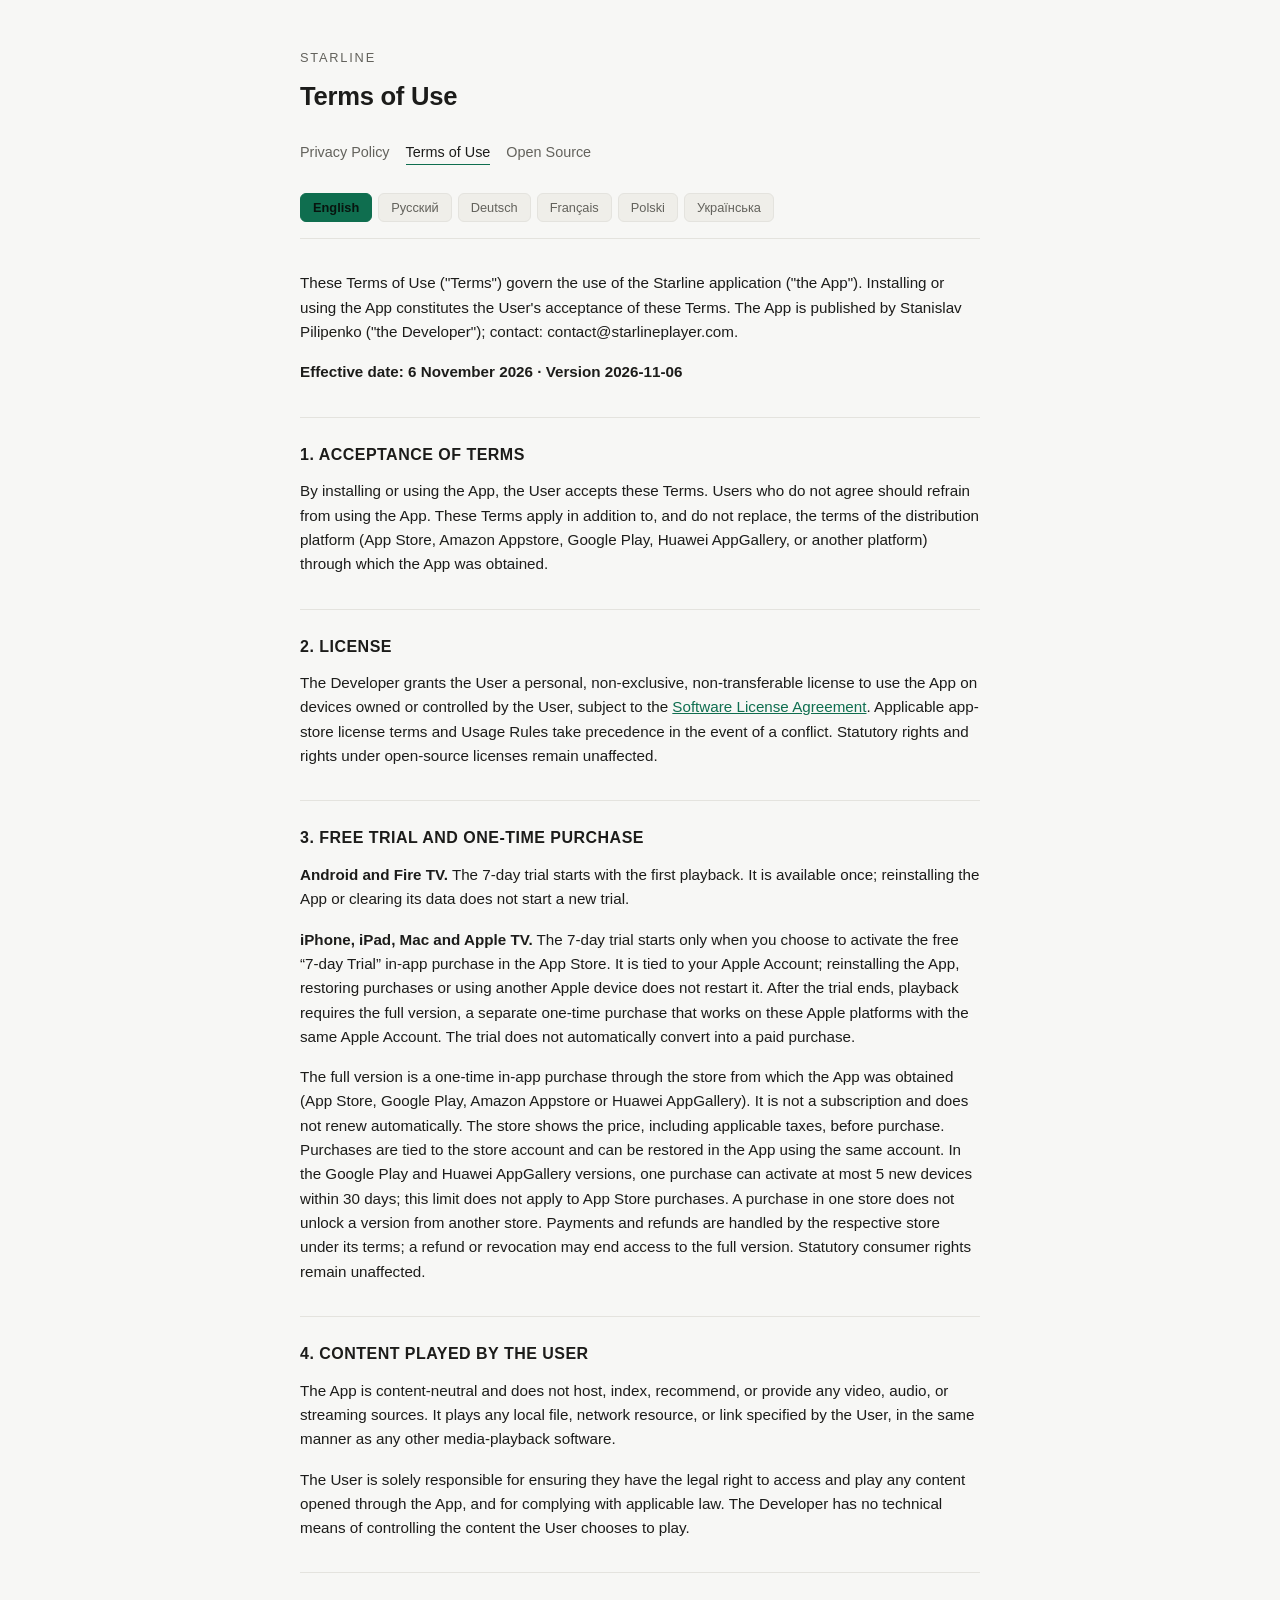
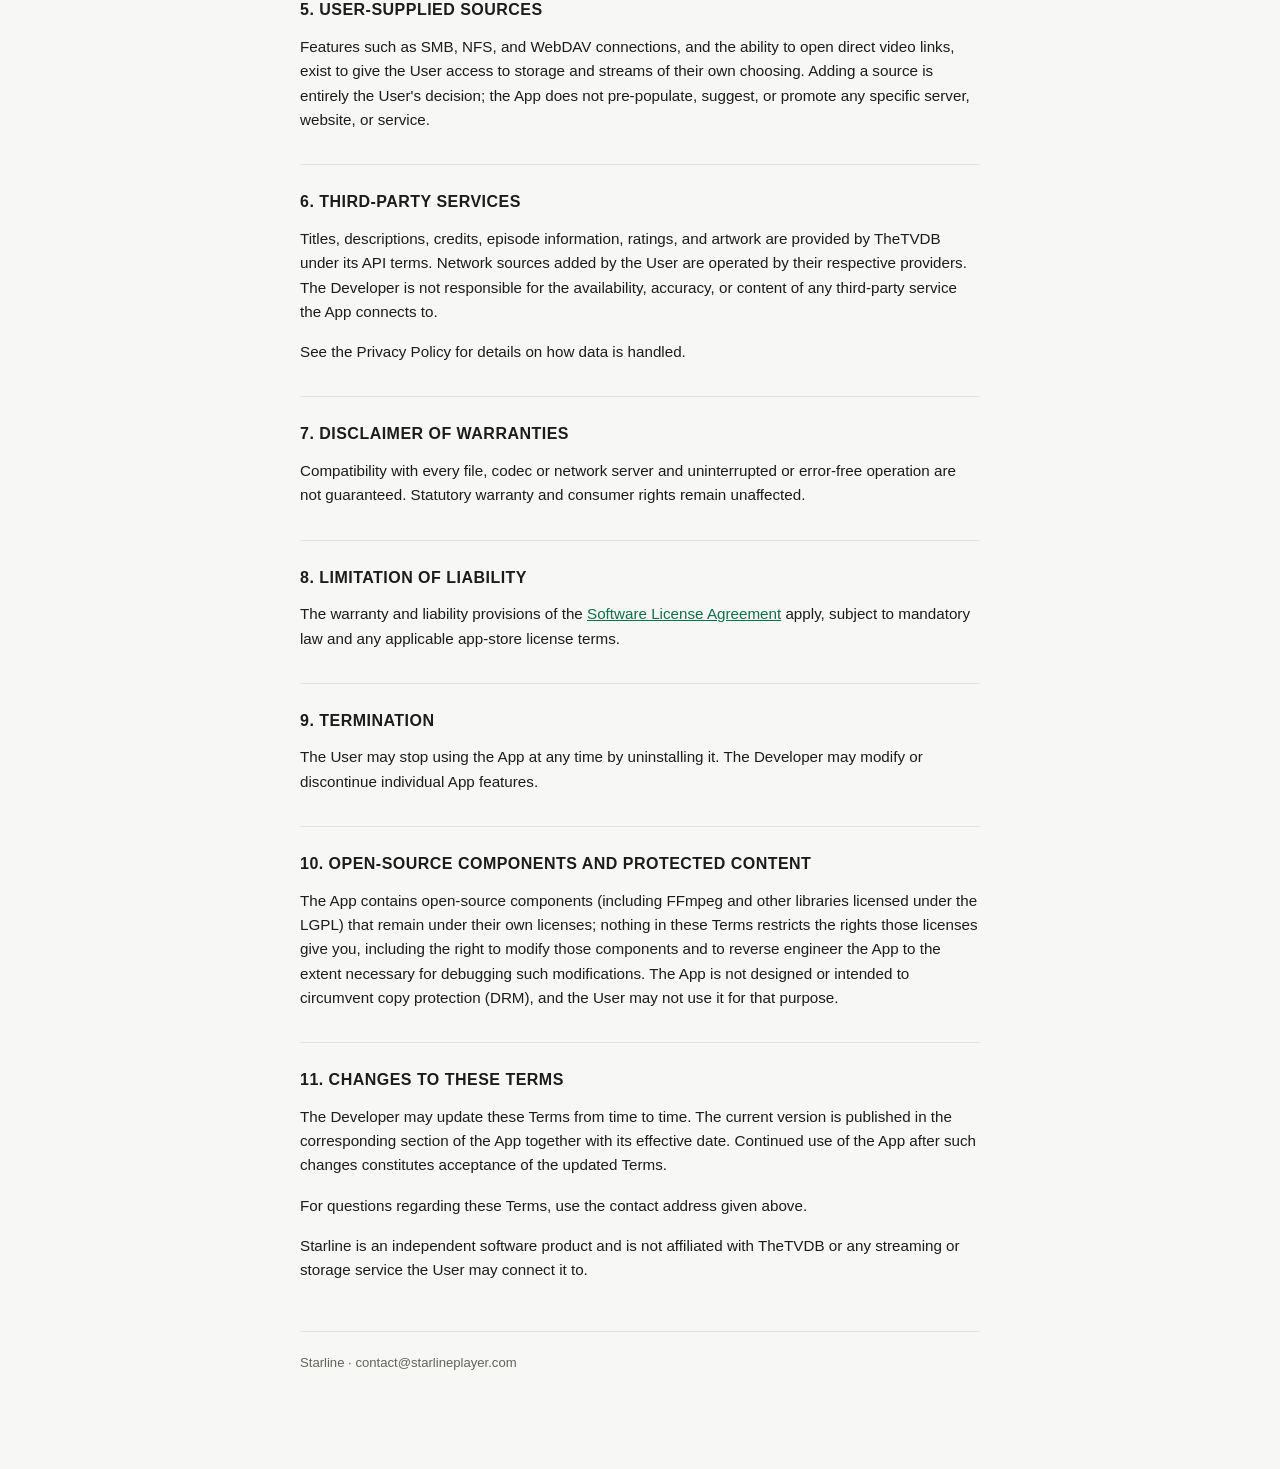
<file: terms.html>
<!doctype html>
<html>
<head>
<meta charset="utf-8">
<meta name="viewport" content="width=device-width, initial-scale=1">
<title>Starline — Terms of Use</title>
<link rel="stylesheet" href="style.css">
</head>
<body>
<div class="wrap">
  <div class="brand">Starline</div>
  <h1>Terms of Use</h1>
  <nav class="pages">
    <a href="privacy.html" class="">Privacy Policy</a>
    <a href="terms.html" class="active">Terms of Use</a>
    <a href="open-source.html">Open Source</a>
  </nav>
  <div class="langbar">
<button class="langbtn" id="btn-en" type="button">English</button>
<button class="langbtn" id="btn-ru" type="button">Русский</button>
<button class="langbtn" id="btn-de" type="button">Deutsch</button>
<button class="langbtn" id="btn-fr" type="button">Français</button>
<button class="langbtn" id="btn-pl" type="button">Polski</button>
<button class="langbtn" id="btn-uk" type="button">Українська</button>
  </div>
<article class="doc" id="doc-en" lang="en"><p>These Terms of Use (&quot;Terms&quot;) govern the use of the Starline application (&quot;the App&quot;). Installing or using the App constitutes the User&#x27;s acceptance of these Terms. The App is published by Stanislav Pilipenko (&quot;the Developer&quot;); contact: contact@starlineplayer.com.</p>
<p><strong>Effective date: 6 November 2026 · Version 2026-11-06</strong></p>
<h2>1. ACCEPTANCE OF TERMS</h2>
<p>By installing or using the App, the User accepts these Terms. Users who do not agree should refrain from using the App. These Terms apply in addition to, and do not replace, the terms of the distribution platform (App Store, Amazon Appstore, Google Play, Huawei AppGallery, or another platform) through which the App was obtained.</p>
<h2>2. LICENSE</h2>
<p>The Developer grants the User a personal, non-exclusive, non-transferable license to use the App on devices owned or controlled by the User, subject to the <a href="https://starlineplayer.com/license.html">Software License Agreement</a>. Applicable app-store license terms and Usage Rules take precedence in the event of a conflict. Statutory rights and rights under open-source licenses remain unaffected.</p>
<h2>3. FREE TRIAL AND ONE-TIME PURCHASE</h2>
<p><strong>Android and Fire TV.</strong> The 7-day trial starts with the first playback. It is available once; reinstalling the App or clearing its data does not start a new trial.</p>
<p><strong>iPhone, iPad, Mac and Apple TV.</strong> The 7-day trial starts only when you choose to activate the free “7-day Trial” in-app purchase in the App Store. It is tied to your Apple Account; reinstalling the App, restoring purchases or using another Apple device does not restart it. After the trial ends, playback requires the full version, a separate one-time purchase that works on these Apple platforms with the same Apple Account. The trial does not automatically convert into a paid purchase.</p>
<p>The full version is a one-time in-app purchase through the store from which the App was obtained (App Store, Google Play, Amazon Appstore or Huawei AppGallery). It is not a subscription and does not renew automatically. The store shows the price, including applicable taxes, before purchase. Purchases are tied to the store account and can be restored in the App using the same account. In the Google Play and Huawei AppGallery versions, one purchase can activate at most 5 new devices within 30 days; this limit does not apply to App Store purchases. A purchase in one store does not unlock a version from another store. Payments and refunds are handled by the respective store under its terms; a refund or revocation may end access to the full version. Statutory consumer rights remain unaffected.</p>
<h2>4. CONTENT PLAYED BY THE USER</h2>
<p>The App is content-neutral and does not host, index, recommend, or provide any video, audio, or streaming sources. It plays any local file, network resource, or link specified by the User, in the same manner as any other media-playback software.</p>
<p>The User is solely responsible for ensuring they have the legal right to access and play any content opened through the App, and for complying with applicable law. The Developer has no technical means of controlling the content the User chooses to play.</p>
<h2>5. USER-SUPPLIED SOURCES</h2>
<p>Features such as SMB, NFS, and WebDAV connections, and the ability to open direct video links, exist to give the User access to storage and streams of their own choosing. Adding a source is entirely the User&#x27;s decision; the App does not pre-populate, suggest, or promote any specific server, website, or service.</p>
<h2>6. THIRD-PARTY SERVICES</h2>
<p>Titles, descriptions, credits, episode information, ratings, and artwork are provided by TheTVDB under its API terms. Network sources added by the User are operated by their respective providers. The Developer is not responsible for the availability, accuracy, or content of any third-party service the App connects to.</p>
<p>See the Privacy Policy for details on how data is handled.</p>
<h2>7. DISCLAIMER OF WARRANTIES</h2>
<p>Compatibility with every file, codec or network server and uninterrupted or error-free operation are not guaranteed. Statutory warranty and consumer rights remain unaffected.</p>
<h2>8. LIMITATION OF LIABILITY</h2>
<p>The warranty and liability provisions of the <a href="https://starlineplayer.com/license.html">Software License Agreement</a> apply, subject to mandatory law and any applicable app-store license terms.</p>
<h2>9. TERMINATION</h2>
<p>The User may stop using the App at any time by uninstalling it. The Developer may modify or discontinue individual App features.</p>
<h2>10. OPEN-SOURCE COMPONENTS AND PROTECTED CONTENT</h2>
<p>The App contains open-source components (including FFmpeg and other libraries licensed under the LGPL) that remain under their own licenses; nothing in these Terms restricts the rights those licenses give you, including the right to modify those components and to reverse engineer the App to the extent necessary for debugging such modifications. The App is not designed or intended to circumvent copy protection (DRM), and the User may not use it for that purpose.</p>
<h2>11. CHANGES TO THESE TERMS</h2>
<p>The Developer may update these Terms from time to time. The current version is published in the corresponding section of the App together with its effective date. Continued use of the App after such changes constitutes acceptance of the updated Terms.</p>
<p>For questions regarding these Terms, use the contact address given above.</p>
<p>Starline is an independent software product and is not affiliated with TheTVDB or any streaming or storage service the User may connect it to.</p></article>
<article class="doc" id="doc-ru" lang="ru"><p>Настоящее Пользовательское соглашение («Соглашение») регулирует порядок использования приложения Starline («Приложение»). Установка и использование Приложения означает согласие Пользователя с условиями настоящего Соглашения. Приложение публикует Stanislav Pilipenko («Разработчик»); контакт: contact@starlineplayer.com.</p>
<p><strong>Дата вступления в силу: 6 ноября 2026 · Версия 2026-11-06</strong></p>
<h2>1. ПРИНЯТИЕ УСЛОВИЙ</h2>
<p>Устанавливая или используя Приложение, Пользователь подтверждает согласие с условиями настоящего Соглашения. При несогласии с условиями Пользователю следует воздержаться от использования Приложения. Настоящее Соглашение действует в дополнение к условиям платформы дистрибуции (App Store, Amazon Appstore, Google Play, Huawei AppGallery или иной), через которую Приложение было получено, и не заменяет их.</p>
<h2>2. ЛИЦЕНЗИЯ</h2>
<p>Разработчик предоставляет Пользователю персональную, неисключительную и непередаваемую лицензию на использование Приложения на принадлежащих ему или контролируемых им устройствах в соответствии с <a href="https://starlineplayer.com/license.html">Лицензионным соглашением</a>. При противоречии преимущество имеют применимые лицензионные условия и правила использования магазина приложений. Законные права Пользователя и права по открытым лицензиям сохраняются.</p>
<h2>3. ПРОБНЫЙ ПЕРИОД И РАЗОВАЯ ПОКУПКА</h2>
<p><strong>Android и Fire TV.</strong> Пробный период длится 7 дней с первого воспроизведения и предоставляется один раз. Переустановка Приложения или очистка его данных не начинает новый пробный период.</p>
<p><strong>iPhone, iPad, Mac и Apple TV.</strong> Пробный период на 7 дней начинается только после активации Пользователем бесплатной встроенной покупки «7-day Trial» в App Store. Он привязан к Аккаунту Apple; переустановка Приложения, восстановление покупок или переход на другое устройство Apple не начинают его заново. После окончания пробного периода для воспроизведения нужна полная версия — отдельная разовая покупка, действующая на перечисленных платформах Apple с тем же Аккаунтом Apple. Пробный период не переходит в платную покупку автоматически.</p>
<p>Полная версия приобретается разовой встроенной покупкой в магазине, из которого получено Приложение (App Store, Google Play, Amazon Appstore или Huawei AppGallery). Это не подписка; автоматического продления нет. Цена с применимыми налогами отображается магазином до покупки. Покупка привязана к аккаунту магазина и восстанавливается в Приложении с тем же аккаунтом. В версиях Google Play и Huawei AppGallery одна покупка может активировать не более 5 новых устройств за 30 дней; к покупкам App Store этот лимит не применяется. Покупка в одном магазине не открывает версию из другого магазина. Оплата и возвраты осуществляются соответствующим магазином по его правилам; возврат средств или отзыв покупки могут прекратить доступ к полной версии. Предусмотренные законом права потребителей сохраняются.</p>
<h2>4. КОНТЕНТ, ВОСПРОИЗВОДИМЫЙ ПОЛЬЗОВАТЕЛЕМ</h2>
<p>Приложение является технологически нейтральным по отношению к контенту и не осуществляет хостинг, индексацию, рекомендацию или предоставление видео-, аудио- либо потоковых источников. Приложение воспроизводит любые локальные файлы, сетевые ресурсы или ссылки, указанные Пользователем, аналогично иному программному обеспечению для воспроизведения медиафайлов.</p>
<p>Пользователь самостоятельно несёт ответственность за наличие правовых оснований для доступа к контенту, открываемому посредством Приложения, и за соблюдение применимого законодательства. Разработчик не имеет технической возможности контролировать выбор воспроизводимого Пользователем контента.</p>
<h2>5. ИСТОЧНИКИ ПОЛЬЗОВАТЕЛЯ</h2>
<p>Функции подключения к серверам SMB, NFS, WebDAV, а также открытия прямых ссылок на видеоресурсы предназначены для обеспечения доступа Пользователя к самостоятельно выбранным хранилищам и потокам. Добавление источника осуществляется исключительно по инициативе Пользователя; Приложение не предзаполняет, не рекомендует и не продвигает какие-либо конкретные серверы, сайты или сервисы.</p>
<h2>6. СТОРОННИЕ СЕРВИСЫ</h2>
<p>Названия, описания, сведения об участниках и эпизодах, рейтинги и изображения предоставляются TheTVDB в соответствии с условиями его API. Сетевые источники, добавленные Пользователем, обслуживаются соответствующими операторами таких ресурсов. Разработчик не несёт ответственности за доступность, точность или содержание любых сторонних сервисов, к которым осуществляется подключение через Приложение.</p>
<p>Порядок обработки данных описан в Политике конфиденциальности.</p>
<h2>7. ОТКАЗ ОТ ГАРАНТИЙ</h2>
<p>Совместимость с любыми файлами, кодеками и сетевыми серверами, бесперебойная работа и полное отсутствие ошибок не гарантируются. Установленные законом гарантии и права потребителей сохраняются.</p>
<h2>8. ОГРАНИЧЕНИЕ ОТВЕТСТВЕННОСТИ</h2>
<p>Гарантии и ответственность регулируются <a href="https://starlineplayer.com/license.html">Лицензионным соглашением</a> с учётом обязательных норм закона и применимых лицензионных условий магазина приложений.</p>
<h2>9. ПРЕКРАЩЕНИЕ ИСПОЛЬЗОВАНИЯ</h2>
<p>Пользователь вправе прекратить использование Приложения в любой момент путём его удаления. Разработчик вправе изменять или прекращать поддержку отдельных функций Приложения.</p>
<h2>10. КОМПОНЕНТЫ С ОТКРЫТЫМ КОДОМ И ЗАЩИЩЁННЫЙ КОНТЕНТ</h2>
<p>Приложение содержит компоненты с открытым исходным кодом (в том числе FFmpeg и другие библиотеки под лицензией LGPL), которые остаются под собственными лицензиями; ничто в настоящих Условиях не ограничивает права, предоставляемые этими лицензиями, включая право изменять такие компоненты и анализировать Приложение (reverse engineering) в объёме, необходимом для отладки таких изменений. Приложение не предназначено для обхода защиты от копирования (DRM), и Пользователь не вправе использовать его для этой цели.</p>
<h2>11. ИЗМЕНЕНИЯ УСЛОВИЙ</h2>
<p>Разработчик вправе вносить изменения в настоящее Соглашение. Актуальная редакция публикуется в соответствующем разделе Приложения с указанием даты вступления в силу. Продолжение использования Приложения после внесения изменений означает согласие Пользователя с обновлённой редакцией.</p>
<p>По вопросам, связанным с настоящим Соглашением, обращайтесь по адресу, указанному выше.</p>
<p>Приложение Starline является независимым программным продуктом и не аффилировано с TheTVDB, а также иными сервисами потокового вещания или хранения данных, к которым может подключаться Пользователь.</p></article>
<article class="doc" id="doc-de" lang="de"><p>Diese Nutzungsbedingungen („Bedingungen&quot;) regeln die Nutzung der Anwendung Starline („die App&quot;). Die Installation oder Nutzung der App gilt als Zustimmung des Nutzers zu diesen Bedingungen. Die App wird von Stanislav Pilipenko („der Entwickler“) veröffentlicht; Kontakt: contact@starlineplayer.com.</p>
<p><strong>Gültig ab: 6. November 2026 · Version 2026-11-06</strong></p>
<h2>1. ANNAHME DER BEDINGUNGEN</h2>
<p>Mit der Installation oder Nutzung der App akzeptiert der Nutzer diese Bedingungen. Nutzer, die nicht einverstanden sind, sollten von der Nutzung der App absehen. Diese Bedingungen gelten zusätzlich zu den Bedingungen der Vertriebsplattform (App Store, Amazon Appstore, Google Play, Huawei AppGallery oder eine andere), über die die App bezogen wurde, und ersetzen diese nicht.</p>
<h2>2. LIZENZ</h2>
<p>Der Entwickler gewährt dem Nutzer eine persönliche, nicht ausschließliche und nicht übertragbare Lizenz zur Nutzung der App auf eigenen oder kontrollierten Geräten gemäß dem <a href="https://starlineplayer.com/license.html">Softwarelizenzvertrag</a>. Bei Widersprüchen haben anwendbare Lizenzbedingungen und Nutzungsregeln des App-Stores Vorrang. Gesetzliche Rechte und Rechte aus Open-Source-Lizenzen bleiben unberührt.</p>
<h2>3. KOSTENLOSER TESTZEITRAUM UND EINMALIGER KAUF</h2>
<p><strong>Android und Fire TV.</strong> Der einmalige Testzeitraum von 7 Tagen beginnt mit der ersten Wiedergabe. Eine Neuinstallation oder das Löschen der App-Daten startet ihn nicht erneut.</p>
<p><strong>iPhone, iPad, Mac und Apple TV.</strong> Der 7-tägige Testzeitraum beginnt erst mit Ihrer Aktivierung des kostenlosen In-App-Kaufs „7-day Trial“ im App Store. Er ist an Ihren Apple Account gebunden; Neuinstallation, Wiederherstellung von Käufen oder die Nutzung eines anderen Apple-Geräts starten ihn nicht erneut. Danach erfordert die Wiedergabe die Vollversion als separaten Einmalkauf, der auf diesen Apple-Plattformen mit demselben Apple Account gilt. Der Testzeitraum geht nicht automatisch in einen kostenpflichtigen Kauf über.</p>
<p>Die Vollversion ist ein einmaliger In-App-Kauf im Bezugsstore der App (App Store, Google Play, Amazon Appstore oder Huawei AppGallery), kein Abonnement und verlängert sich nicht automatisch. Der Store zeigt den Preis einschließlich anwendbarer Steuern vor dem Kauf. Käufe sind an das Store-Konto gebunden und lassen sich in der App mit demselben Konto wiederherstellen. Bei Google Play und Huawei AppGallery kann ein Kauf höchstens 5 neue Geräte innerhalb von 30 Tagen aktivieren; für App-Store-Käufe gilt dieses Limit nicht. Ein Kauf schaltet keine Version aus einem anderen Store frei. Zahlungen und Erstattungen richten sich nach den Regeln des jeweiligen Stores; eine Erstattung oder ein Widerruf des Kaufs kann den Zugang zur Vollversion beenden. Gesetzliche Verbraucherrechte bleiben unberührt.</p>
<h2>4. VOM NUTZER WIEDERGEGEBENE INHALTE</h2>
<p>Die App ist inhaltlich neutral und hostet, indiziert, empfiehlt oder stellt keine Video-, Audio- oder Streaming-Quellen bereit. Sie gibt jede lokale Datei, Netzwerkressource oder jeden Link wieder, den der Nutzer angibt, ebenso wie jede andere Medienwiedergabesoftware.</p>
<p>Der Nutzer trägt die alleinige Verantwortung dafür, dass er berechtigt ist, auf über die App geöffnete Inhalte zuzugreifen und diese wiederzugeben, sowie für die Einhaltung des geltenden Rechts. Der Entwickler hat keine technische Möglichkeit, die vom Nutzer wiedergegebenen Inhalte zu kontrollieren.</p>
<h2>5. VOM NUTZER BEREITGESTELLTE QUELLEN</h2>
<p>Funktionen wie SMB-, NFS- und WebDAV-Verbindungen sowie das Öffnen direkter Videolinks dienen dazu, dem Nutzer Zugriff auf selbst gewählte Speicher und Streams zu ermöglichen. Das Hinzufügen einer Quelle erfolgt ausschließlich auf Initiative des Nutzers; die App schlägt keine bestimmten Server, Websites oder Dienste vor und bewirbt diese nicht.</p>
<h2>6. DIENSTE DRITTER</h2>
<p>Titel, Beschreibungen, Mitwirkende, Episodeninformationen, Altersfreigaben und Bilder werden von TheTVDB gemäß dessen API-Bedingungen bereitgestellt. Vom Nutzer hinzugefügte Netzwerkquellen werden von ihren jeweiligen Betreibern verwaltet. Der Entwickler ist nicht verantwortlich für die Verfügbarkeit, Richtigkeit oder den Inhalt von Diensten Dritter, mit denen sich die App verbindet.</p>
<p>Einzelheiten zur Datenverarbeitung enthält die Datenschutzerklärung.</p>
<h2>7. HAFTUNGSAUSSCHLUSS</h2>
<p>Die Kompatibilität mit jeder Datei, jedem Codec oder Netzwerkserver sowie ein unterbrechungs- und fehlerfreier Betrieb werden nicht zugesichert. Gesetzliche Gewährleistungs- und Verbraucherrechte bleiben unberührt.</p>
<h2>8. HAFTUNGSBESCHRÄNKUNG</h2>
<p>Für Gewährleistung und Haftung gelten die Bestimmungen des <a href="https://starlineplayer.com/license.html">Softwarelizenzvertrags</a> unter Beachtung zwingenden Rechts und anwendbarer Lizenzbedingungen des App-Stores.</p>
<h2>9. BEENDIGUNG</h2>
<p>Der Nutzer kann die Nutzung der App jederzeit durch Deinstallation beenden. Der Entwickler kann einzelne Funktionen der App ändern oder einstellen.</p>
<h2>10. OPEN-SOURCE-KOMPONENTEN UND GESCHÜTZTE INHALTE</h2>
<p>Die App enthält Open-Source-Komponenten (darunter FFmpeg und weitere unter der LGPL lizenzierte Bibliotheken), die unter ihren eigenen Lizenzen stehen; diese Nutzungsbedingungen schränken die durch diese Lizenzen eingeräumten Rechte nicht ein, einschließlich des Rechts, diese Komponenten zu verändern und die App insoweit zu analysieren (Reverse Engineering), wie es zur Fehlersuche bei solchen Änderungen erforderlich ist. Die App ist nicht dazu bestimmt, Kopierschutz (DRM) zu umgehen, und der Nutzer darf sie dafür nicht verwenden.</p>
<h2>11. ÄNDERUNGEN DIESER BEDINGUNGEN</h2>
<p>Der Entwickler kann diese Bedingungen von Zeit zu Zeit aktualisieren. Die jeweils aktuelle Fassung wird im entsprechenden Bereich der App zusammen mit dem Datum des Inkrafttretens veröffentlicht. Die fortgesetzte Nutzung der App nach einer Änderung gilt als Zustimmung zu den aktualisierten Bedingungen.</p>
<p>Bei Fragen zu diesen Bedingungen wenden Sie sich bitte an die oben genannte Kontaktadresse.</p>
<p>Starline ist ein unabhängiges Softwareprodukt und steht in keiner Verbindung zu TheTVDB oder anderen Streaming- oder Speicherdiensten, mit denen der Nutzer die App verbinden kann.</p></article>
<article class="doc" id="doc-fr" lang="fr"><p>Les présentes Conditions d&#x27;utilisation (« Conditions ») régissent l&#x27;utilisation de l&#x27;application Starline (« l&#x27;Application »). L&#x27;installation ou l&#x27;utilisation de l&#x27;Application vaut acceptation, par l&#x27;Utilisateur, des présentes Conditions. L&#x27;Application est publiée par Stanislav Pilipenko (« le Développeur ») ; contact : contact@starlineplayer.com.</p>
<p><strong>Date d'entrée en vigueur : 6 novembre 2026 · Version 2026-11-06</strong></p>
<h2>1. ACCEPTATION DES CONDITIONS</h2>
<p>En installant ou en utilisant l&#x27;Application, l&#x27;Utilisateur accepte les présentes Conditions. Tout Utilisateur qui n&#x27;accepte pas ces Conditions doit s&#x27;abstenir d&#x27;utiliser l&#x27;Application. Les présentes Conditions s&#x27;appliquent en complément des conditions de la plateforme de distribution (App Store, Amazon Appstore, Google Play, Huawei AppGallery ou autre) par laquelle l&#x27;Application a été obtenue, et ne s&#x27;y substituent pas.</p>
<h2>2. LICENCE</h2>
<p>L’Éditeur accorde à l’Utilisateur une licence personnelle, non exclusive et incessible pour utiliser l’Application sur les appareils lui appartenant ou qu’il contrôle, conformément au <a href="https://starlineplayer.com/license.html">Contrat de licence logicielle</a>. En cas de conflit, les conditions de licence et règles d’utilisation applicables de la boutique prévalent. Les droits légaux et ceux des licences open source sont préservés.</p>
<h2>3. ESSAI GRATUIT ET ACHAT UNIQUE</h2>
<p><strong>Android et Fire TV.</strong> L’essai unique de 7 jours commence à la première lecture. La réinstallation ou l’effacement des données de l’Application ne le redémarre pas.</p>
<p><strong>iPhone, iPad, Mac et Apple TV.</strong> L’essai de 7 jours commence uniquement lorsque vous activez l’achat intégré gratuit « 7-day Trial » dans l’App Store. Il est lié à votre compte Apple ; la réinstallation, la restauration des achats ou l’utilisation d’un autre appareil Apple ne le redémarrent pas. Ensuite, la lecture nécessite la version complète, un achat unique distinct valable sur ces plateformes Apple avec le même compte Apple. L’essai ne devient pas automatiquement un achat payant.</p>
<p>La version complète est un achat intégré unique auprès de la boutique d’origine de l’Application (App Store, Google Play, Amazon Appstore ou Huawei AppGallery). Ce n’est pas un abonnement et il n’y a aucun renouvellement automatique. La boutique affiche le prix, taxes applicables comprises, avant l’achat. Les achats sont liés au compte de la boutique et peuvent être restaurés dans l’Application avec le même compte. Dans les versions Google Play et Huawei AppGallery, un achat peut activer au maximum 5 nouveaux appareils sur 30 jours ; cette limite ne s’applique pas aux achats App Store. Un achat ne débloque pas une version provenant d’une autre boutique. Paiements et remboursements sont traités par la boutique concernée selon ses règles ; un remboursement ou une révocation de l’achat peut mettre fin à l’accès à la version complète. Les droits légaux des consommateurs sont préservés.</p>
<h2>4. CONTENU LU PAR L&#x27;UTILISATEUR</h2>
<p>L&#x27;Application est neutre à l&#x27;égard du contenu et n&#x27;héberge, n&#x27;indexe, ne recommande ni ne fournit aucune source vidéo, audio ou de streaming. Elle lit tout fichier local, ressource réseau ou lien indiqué par l&#x27;Utilisateur, au même titre que tout autre logiciel de lecture multimédia.</p>
<p>L&#x27;Utilisateur est seul responsable de s&#x27;assurer qu&#x27;il dispose du droit d&#x27;accéder à tout contenu ouvert via l&#x27;Application et de le lire, ainsi que du respect de la législation applicable. L&#x27;Éditeur ne dispose d&#x27;aucun moyen technique de contrôler le contenu que l&#x27;Utilisateur choisit de lire.</p>
<h2>5. SOURCES FOURNIES PAR L&#x27;UTILISATEUR</h2>
<p>Des fonctionnalités telles que les connexions SMB, NFS et WebDAV, ou l&#x27;ouverture de liens vidéo directs, permettent à l&#x27;Utilisateur d&#x27;accéder aux espaces de stockage et flux de son choix. L&#x27;ajout d&#x27;une source relève exclusivement de l&#x27;initiative de l&#x27;Utilisateur ; l&#x27;Application ne préconfigure, ne suggère ni ne promeut aucun serveur, site ou service particulier.</p>
<h2>6. SERVICES TIERS</h2>
<p>Les titres, descriptions, crédits, informations sur les épisodes, classifications et illustrations sont fournis par TheTVDB conformément aux conditions de son API. Les sources réseau ajoutées par l&#x27;Utilisateur sont exploitées par leurs opérateurs respectifs. L&#x27;Éditeur n&#x27;est pas responsable de la disponibilité, de l&#x27;exactitude ou du contenu de tout service tiers auquel l&#x27;Application se connecte.</p>
<p>Les modalités de traitement des données figurent dans la Politique de confidentialité.</p>
<h2>7. EXCLUSION DE GARANTIE</h2>
<p>La compatibilité avec tous les fichiers, codecs ou serveurs réseau et un fonctionnement ininterrompu ou sans erreur ne sont pas garantis. Les garanties légales et les droits des consommateurs sont préservés.</p>
<h2>8. LIMITATION DE RESPONSABILITÉ</h2>
<p>Les dispositions du <a href="https://starlineplayer.com/license.html">Contrat de licence logicielle</a> relatives aux garanties et à la responsabilité s’appliquent, sous réserve du droit impératif et des conditions de licence applicables de la boutique.</p>
<h2>9. RÉSILIATION</h2>
<p>L&#x27;Utilisateur peut cesser d&#x27;utiliser l&#x27;Application à tout moment en la désinstallant. L&#x27;Éditeur peut modifier ou interrompre certaines fonctionnalités de l&#x27;Application.</p>
<h2>10. COMPOSANTS OPEN SOURCE ET CONTENUS PROTÉGÉS</h2>
<p>L&#x27;Application contient des composants open source (notamment FFmpeg et d&#x27;autres bibliothèques sous licence LGPL) qui restent soumis à leurs propres licences ; rien dans les présentes Conditions ne restreint les droits conférés par ces licences, y compris le droit de modifier ces composants et de procéder à l&#x27;ingénierie inverse de l&#x27;Application dans la mesure nécessaire au débogage de ces modifications. L&#x27;Application n&#x27;est pas conçue ni destinée à contourner les protections contre la copie (DRM), et l&#x27;Utilisateur ne peut pas l&#x27;utiliser à cette fin.</p>
<h2>11. MODIFICATIONS DES PRÉSENTES CONDITIONS</h2>
<p>L&#x27;Éditeur peut modifier les présentes Conditions à tout moment. La version en vigueur est publiée dans la section correspondante de l&#x27;Application, accompagnée de sa date d&#x27;entrée en vigueur. La poursuite de l&#x27;utilisation de l&#x27;Application après une modification vaut acceptation des Conditions mises à jour.</p>
<p>Pour toute question relative aux présentes Conditions, utilisez l'adresse de contact indiquée ci-dessus.</p>
<p>Starline est un produit logiciel indépendant et n&#x27;est affilié ni à TheTVDB, ni à aucun service de streaming ou de stockage auquel l&#x27;Utilisateur pourrait le connecter.</p></article>
<article class="doc" id="doc-pl" lang="pl"><p>Niniejsze Warunki korzystania („Warunki&quot;) regulują zasady korzystania z aplikacji Starline („Aplikacja&quot;). Instalacja lub korzystanie z Aplikacji oznacza akceptację niniejszych Warunków przez Użytkownika. Aplikację publikuje Stanislav Pilipenko („Deweloper”); kontakt: contact@starlineplayer.com.</p>
<p><strong>Data wejścia w życie: 6 listopada 2026 · Wersja 2026-11-06</strong></p>
<h2>1. AKCEPTACJA WARUNKÓW</h2>
<p>Instalując lub korzystając z Aplikacji, Użytkownik akceptuje niniejsze Warunki. Użytkownicy, którzy się z nimi nie zgadzają, powinni powstrzymać się od korzystania z Aplikacji. Niniejsze Warunki obowiązują dodatkowo względem warunków platformy dystrybucji (App Store, Amazon Appstore, Google Play, Huawei AppGallery lub innej), za pośrednictwem której Aplikacja została pozyskana, i ich nie zastępują.</p>
<h2>2. LICENCJA</h2>
<p>Deweloper udziela Użytkownikowi osobistej, niewyłącznej i niezbywalnej licencji na korzystanie z Aplikacji na własnych lub kontrolowanych urządzeniach zgodnie z <a href="https://starlineplayer.com/license.html">Umową licencyjną</a>. W razie sprzeczności pierwszeństwo mają właściwe warunki licencji i zasady korzystania ze sklepu. Prawa ustawowe i prawa wynikające z licencji open source pozostają nienaruszone.</p>
<h2>3. BEZPŁATNA WERSJA PRÓBNA I JEDNORAZOWY ZAKUP</h2>
<p><strong>Android i Fire TV.</strong> Jednorazowy okres próbny trwający 7 dni rozpoczyna się przy pierwszym odtworzeniu. Ponowna instalacja lub wyczyszczenie danych Aplikacji nie rozpoczyna go ponownie.</p>
<p><strong>iPhone, iPad, Mac i Apple TV.</strong> Okres próbny trwający 7 dni rozpoczyna się dopiero po aktywowaniu przez Użytkownika bezpłatnego zakupu w aplikacji „7-day Trial” w App Store. Jest powiązany z kontem Apple; ponowna instalacja, przywrócenie zakupów ani użycie innego urządzenia Apple nie rozpoczynają go ponownie. Następnie odtwarzanie wymaga pełnej wersji, czyli odrębnego jednorazowego zakupu działającego na tych platformach Apple z tym samym kontem Apple. Okres próbny nie zmienia się automatycznie w płatny zakup.</p>
<p>Pełna wersja to jednorazowy zakup w aplikacji w sklepie, z którego pochodzi Aplikacja (App Store, Google Play, Amazon Appstore lub Huawei AppGallery). Nie jest subskrypcją i nie odnawia się automatycznie. Sklep pokazuje cenę wraz z należnymi podatkami przed zakupem. Zakupy są powiązane z kontem sklepu i można je przywrócić w Aplikacji przy użyciu tego samego konta. W wersjach Google Play i Huawei AppGallery jeden zakup może aktywować maksymalnie 5 nowych urządzeń w ciągu 30 dni; limit ten nie dotyczy zakupów App Store. Zakup nie odblokowuje wersji z innego sklepu. Płatności i zwroty obsługuje właściwy sklep zgodnie ze swoimi zasadami; zwrot lub cofnięcie zakupu może zakończyć dostęp do pełnej wersji. Ustawowe prawa konsumenta pozostają nienaruszone.</p>
<h2>4. TREŚCI ODTWARZANE PRZEZ UŻYTKOWNIKA</h2>
<p>Aplikacja jest neutralna wobec treści i nie hostuje, nie indeksuje, nie rekomenduje ani nie udostępnia żadnych źródeł wideo, audio ani strumieniowych. Odtwarza dowolny plik lokalny, zasób sieciowy lub łącze wskazane przez Użytkownika, podobnie jak każde inne oprogramowanie do odtwarzania multimediów.</p>
<p>Użytkownik ponosi wyłączną odpowiedzialność za zapewnienie, że posiada prawo dostępu do treści otwieranych za pośrednictwem Aplikacji i ich odtwarzania, a także za przestrzeganie obowiązującego prawa. Deweloper nie posiada technicznej możliwości kontrolowania treści wybieranych przez Użytkownika do odtwarzania.</p>
<h2>5. ŹRÓDŁA DOSTARCZANE PRZEZ UŻYTKOWNIKA</h2>
<p>Funkcje takie jak połączenia SMB, NFS i WebDAV oraz możliwość otwierania bezpośrednich łączy wideo umożliwiają Użytkownikowi dostęp do wybranych przez niego zasobów pamięci i strumieni. Dodanie źródła następuje wyłącznie z inicjatywy Użytkownika; Aplikacja nie wypełnia wstępnie, nie sugeruje ani nie promuje żadnego konkretnego serwera, witryny ani usługi.</p>
<h2>6. USŁUGI PODMIOTÓW TRZECICH</h2>
<p>Tytuły, opisy, informacje o obsadzie i odcinkach, klasyfikacje oraz grafiki są dostarczane przez TheTVDB zgodnie z warunkami jego API. Źródła sieciowe dodane przez Użytkownika są obsługiwane przez ich odpowiednich operatorów. Deweloper nie ponosi odpowiedzialności za dostępność, dokładność ani zawartość jakiejkolwiek usługi podmiotu trzeciego, z którą łączy się Aplikacja.</p>
<p>Szczegóły dotyczące przetwarzania danych opisano w Polityce prywatności.</p>
<h2>7. WYŁĄCZENIE GWARANCJI</h2>
<p>Zgodność ze wszystkimi plikami, kodekami lub serwerami sieciowymi oraz nieprzerwane lub bezbłędne działanie nie są gwarantowane. Ustawowe uprawnienia z tytułu wad i prawa konsumenta pozostają nienaruszone.</p>
<h2>8. OGRANICZENIE ODPOWIEDZIALNOŚCI</h2>
<p>Do uprawnień z tytułu wad i odpowiedzialności stosuje się postanowienia <a href="https://starlineplayer.com/license.html">Umowy licencyjnej</a>, z uwzględnieniem bezwzględnie obowiązującego prawa i właściwych warunków licencji sklepu.</p>
<h2>9. ZAKOŃCZENIE KORZYSTANIA</h2>
<p>Użytkownik może w dowolnym momencie zaprzestać korzystania z Aplikacji poprzez jej odinstalowanie. Deweloper może zmieniać lub wycofywać poszczególne funkcje Aplikacji.</p>
<h2>10. KOMPONENTY OPEN SOURCE I TREŚCI CHRONIONE</h2>
<p>Aplikacja zawiera komponenty open source (w tym FFmpeg i inne biblioteki na licencji LGPL), które pozostają na własnych licencjach; żadne postanowienie niniejszych Warunków nie ogranicza praw przyznanych przez te licencje, w tym prawa do modyfikowania tych komponentów i inżynierii wstecznej Aplikacji w zakresie niezbędnym do debugowania takich modyfikacji. Aplikacja nie jest przeznaczona do obchodzenia zabezpieczeń przed kopiowaniem (DRM), a Użytkownik nie może jej w tym celu używać.</p>
<h2>11. ZMIANY NINIEJSZYCH WARUNKÓW</h2>
<p>Deweloper może wprowadzać zmiany do niniejszych Warunków. Aktualna wersja jest publikowana w odpowiedniej sekcji Aplikacji wraz z datą wejścia w życie. Dalsze korzystanie z Aplikacji po wprowadzeniu zmian oznacza akceptację zaktualizowanych Warunków.</p>
<p>W sprawach związanych z niniejszymi Warunkami prosimy o kontakt pod adresem podanym powyżej.</p>
<p>Starline jest niezależnym produktem programistycznym i nie jest powiązany z TheTVDB ani z żadną usługą przesyłania strumieniowego czy przechowywania danych, z którą Użytkownik może połączyć Aplikację.</p></article>
<article class="doc" id="doc-uk" lang="uk"><p>Ці Умови використання («Умови») регулюють порядок використання застосунку Starline («Застосунок»). Встановлення або використання Застосунку означає згоду Користувача з цими Умовами. Застосунок публікує Stanislav Pilipenko («Розробник»); контакт: contact@starlineplayer.com.</p>
<p><strong>Дата набрання чинності: 6 листопада 2026 · Версія 2026-11-06</strong></p>
<h2>1. ПРИЙНЯТТЯ УМОВ</h2>
<p>Встановлюючи або використовуючи Застосунок, Користувач приймає ці Умови. Користувачам, які не погоджуються з ними, слід утриматися від використання Застосунку. Ці Умови застосовуються на додаток до умов платформи дистрибуції (App Store, Amazon Appstore, Google Play, Huawei AppGallery чи іншої), через яку було отримано Застосунок, і не замінюють їх.</p>
<h2>2. ЛІЦЕНЗІЯ</h2>
<p>Розробник надає Користувачу персональну, невиключну та непередавану ліцензію на використання Застосунку на власних або контрольованих ним пристроях відповідно до <a href="https://starlineplayer.com/license.html">Ліцензійної угоди</a>. У разі суперечності перевагу мають застосовні ліцензійні умови та правила використання магазину застосунків. Законні права та права за відкритими ліцензіями зберігаються.</p>
<h2>3. ПРОБНИЙ ПЕРІОД І РАЗОВА ПОКУПКА</h2>
<p><strong>Android і Fire TV.</strong> Одноразовий пробний період триває 7 днів від першого відтворення. Перевстановлення Застосунку або очищення його даних не починає його заново.</p>
<p><strong>iPhone, iPad, Mac і Apple TV.</strong> Пробний період на 7 днів починається лише після активації Користувачем безкоштовної вбудованої покупки «7-day Trial» в App Store. Він прив’язаний до Облікового запису Apple; перевстановлення, відновлення покупок або використання іншого пристрою Apple не починають його заново. Після завершення пробного періоду для відтворення потрібна повна версія — окрема разова покупка, що діє на цих платформах Apple з тим самим Обліковим записом Apple. Пробний період не переходить у платну покупку автоматично.</p>
<p>Повна версія — разова вбудована покупка в магазині, з якого отримано Застосунок (App Store, Google Play, Amazon Appstore або Huawei AppGallery). Це не підписка; автоматичного подовження немає. Магазин показує ціну з застосовними податками до покупки. Покупки прив’язані до облікового запису магазину та відновлюються в Застосунку з тим самим записом. У версіях Google Play і Huawei AppGallery одна покупка може активувати щонайбільше 5 нових пристроїв за 30 днів; до покупок App Store цей ліміт не застосовується. Покупка не відкриває версію з іншого магазину. Оплату й повернення коштів здійснює відповідний магазин за своїми правилами; повернення коштів або відкликання покупки може припинити доступ до повної версії. Передбачені законом права споживачів зберігаються.</p>
<h2>4. КОНТЕНТ, ЯКИЙ ВІДТВОРЮЄ КОРИСТУВАЧ</h2>
<p>Застосунок є нейтральним щодо контенту і не здійснює хостинг, індексацію, рекомендацію чи надання будь-яких відео-, аудіо- чи потокових джерел. Він відтворює будь-який локальний файл, мережевий ресурс або посилання, вказане Користувачем, так само як і будь-яке інше програмне забезпечення для відтворення медіа.</p>
<p>Користувач самостійно несе відповідальність за наявність правових підстав для доступу до контенту, відкритого через Застосунок, та його відтворення, а також за дотримання застосовного законодавства. Розробник не має технічної можливості контролювати контент, який Користувач обирає для відтворення.</p>
<h2>5. ДЖЕРЕЛА, НАДАНІ КОРИСТУВАЧЕМ</h2>
<p>Функції підключення до серверів SMB, NFS, WebDAV, а також можливість відкривати прямі відеопосилання, призначені для надання Користувачу доступу до самостійно обраних сховищ і потоків. Додавання джерела здійснюється виключно за ініціативою Користувача; Застосунок не заповнює попередньо, не пропонує і не просуває жодні конкретні сервери, сайти чи послуги.</p>
<h2>6. СТОРОННІ СЕРВІСИ</h2>
<p>Назви, описи, відомості про учасників та епізоди, рейтинги й зображення надаються TheTVDB відповідно до умов його API. Мережеві джерела, додані Користувачем, обслуговуються відповідними операторами таких ресурсів. Розробник не несе відповідальності за доступність, точність чи вміст будь-якого стороннього сервісу, до якого підключається Застосунок.</p>
<p>Порядок обробки даних описано в Політиці конфіденційності.</p>
<h2>7. ВІДМОВА ВІД ГАРАНТІЙ</h2>
<p>Сумісність з усіма файлами, кодеками чи мережевими серверами, безперебійна робота та повна відсутність помилок не гарантуються. Законні гарантії та права споживачів зберігаються.</p>
<h2>8. ОБМЕЖЕННЯ ВІДПОВІДАЛЬНОСТІ</h2>
<p>Гарантії та відповідальність регулюються <a href="https://starlineplayer.com/license.html">Ліцензійною угодою</a> з урахуванням обов’язкових норм закону та застосовних ліцензійних умов магазину застосунків.</p>
<h2>9. ПРИПИНЕННЯ ВИКОРИСТАННЯ</h2>
<p>Користувач може у будь-який момент припинити використання Застосунку, видаливши його. Розробник може змінювати чи припиняти підтримку окремих функцій Застосунку.</p>
<h2>10. КОМПОНЕНТИ З ВІДКРИТИМ КОДОМ ТА ЗАХИЩЕНИЙ КОНТЕНТ</h2>
<p>Застосунок містить компоненти з відкритим вихідним кодом (зокрема FFmpeg та інші бібліотеки за ліцензією LGPL), які залишаються під власними ліцензіями; ніщо в цих Умовах не обмежує прав, наданих цими ліцензіями, включно з правом змінювати такі компоненти та аналізувати Застосунок (reverse engineering) у обсязі, потрібному для налагодження таких змін. Застосунок не призначений для обходу захисту від копіювання (DRM), і Користувач не має права використовувати його для цього.</p>
<h2>11. ЗМІНИ ДО ЦИХ УМОВ</h2>
<p>Розробник може вносити зміни до цих Умов. Актуальна версія публікується у відповідному розділі Застосунку із зазначенням дати набрання чинності. Подальше використання Застосунку після внесення змін означає згоду Користувача з оновленими Умовами.</p>
<p>З питань, пов&#x27;язаних із цими Умовами, звертайтеся за адресою, зазначеною вище.</p>
<p>Starline є незалежним програмним продуктом і не пов&#x27;язаний із TheTVDB чи будь-якими сервісами потокового мовлення або зберігання даних, до яких Користувач може підключити Застосунок.</p></article>
  <footer>Starline &middot; contact@starlineplayer.com</footer>
</div>
<script src="script.js"></script>
</body>
</html>
</file>
<file: style.css>
:root{
  --bg:#f7f7f5; --panel:#ffffff; --border:#e4e3de; --text:#1c1c1a;
  --muted:#63625c; --accent:#0f6e4f; --tab-bg:#efeee9;
}
@media (prefers-color-scheme: dark){
  :root{
    --bg:#121212; --panel:#191919; --border:#2c2c2a; --text:#ececea;
    --muted:#9a9a94; --accent:#4fd39a; --tab-bg:#1f1f1d;
  }
}
*{box-sizing:border-box}
html,body{margin:0;padding:0}
body{
  background:var(--bg); color:var(--text);
  font-family:-apple-system,BlinkMacSystemFont,"Segoe UI",Roboto,Arial,sans-serif;
  line-height:1.6;
}
.wrap{max-width:720px; margin:0 auto; padding:48px 20px 96px;}
.brand{font-size:0.8rem; letter-spacing:0.14em; text-transform:uppercase; color:var(--muted); margin-bottom:8px;}
h1{font-size:1.6rem; margin:0 0 24px; letter-spacing:-0.01em;}
nav.pages{display:flex; gap:16px; margin-bottom:28px; font-size:0.9rem;}
nav.pages a{color:var(--muted); text-decoration:none; border-bottom:1px solid transparent;}
nav.pages a.active{color:var(--text); border-bottom-color:var(--accent);}
nav.pages a:hover{color:var(--text);}
.langbar{display:flex; flex-wrap:wrap; gap:6px; margin-bottom:32px; border-bottom:1px solid var(--border); padding-bottom:16px;}
.langbtn{
  appearance:none; border:1px solid var(--border); background:var(--tab-bg); color:var(--muted);
  font-size:0.8rem; padding:6px 12px; border-radius:6px; cursor:pointer; font-family:inherit;
}
.langbtn.active{background:var(--accent); color:#08150f; border-color:var(--accent); font-weight:600;}
.doc{display:none; font-size:0.95rem; color:var(--text);}
.doc.active{display:block;}
.doc p{margin:0 0 16px;}
.doc h2{font-size:1rem; letter-spacing:0.03em; margin:32px 0 12px; color:var(--text); border-top:1px solid var(--border); padding-top:24px;}
.doc h2:first-child{border-top:none; padding-top:0; margin-top:0;}
.doc ul{margin:0 0 16px; padding-left:20px;}
.doc li{margin-bottom:6px;}
footer{margin-top:48px; padding-top:20px; border-top:1px solid var(--border); color:var(--muted); font-size:0.82rem;}
a{color:var(--accent);}
</file>
